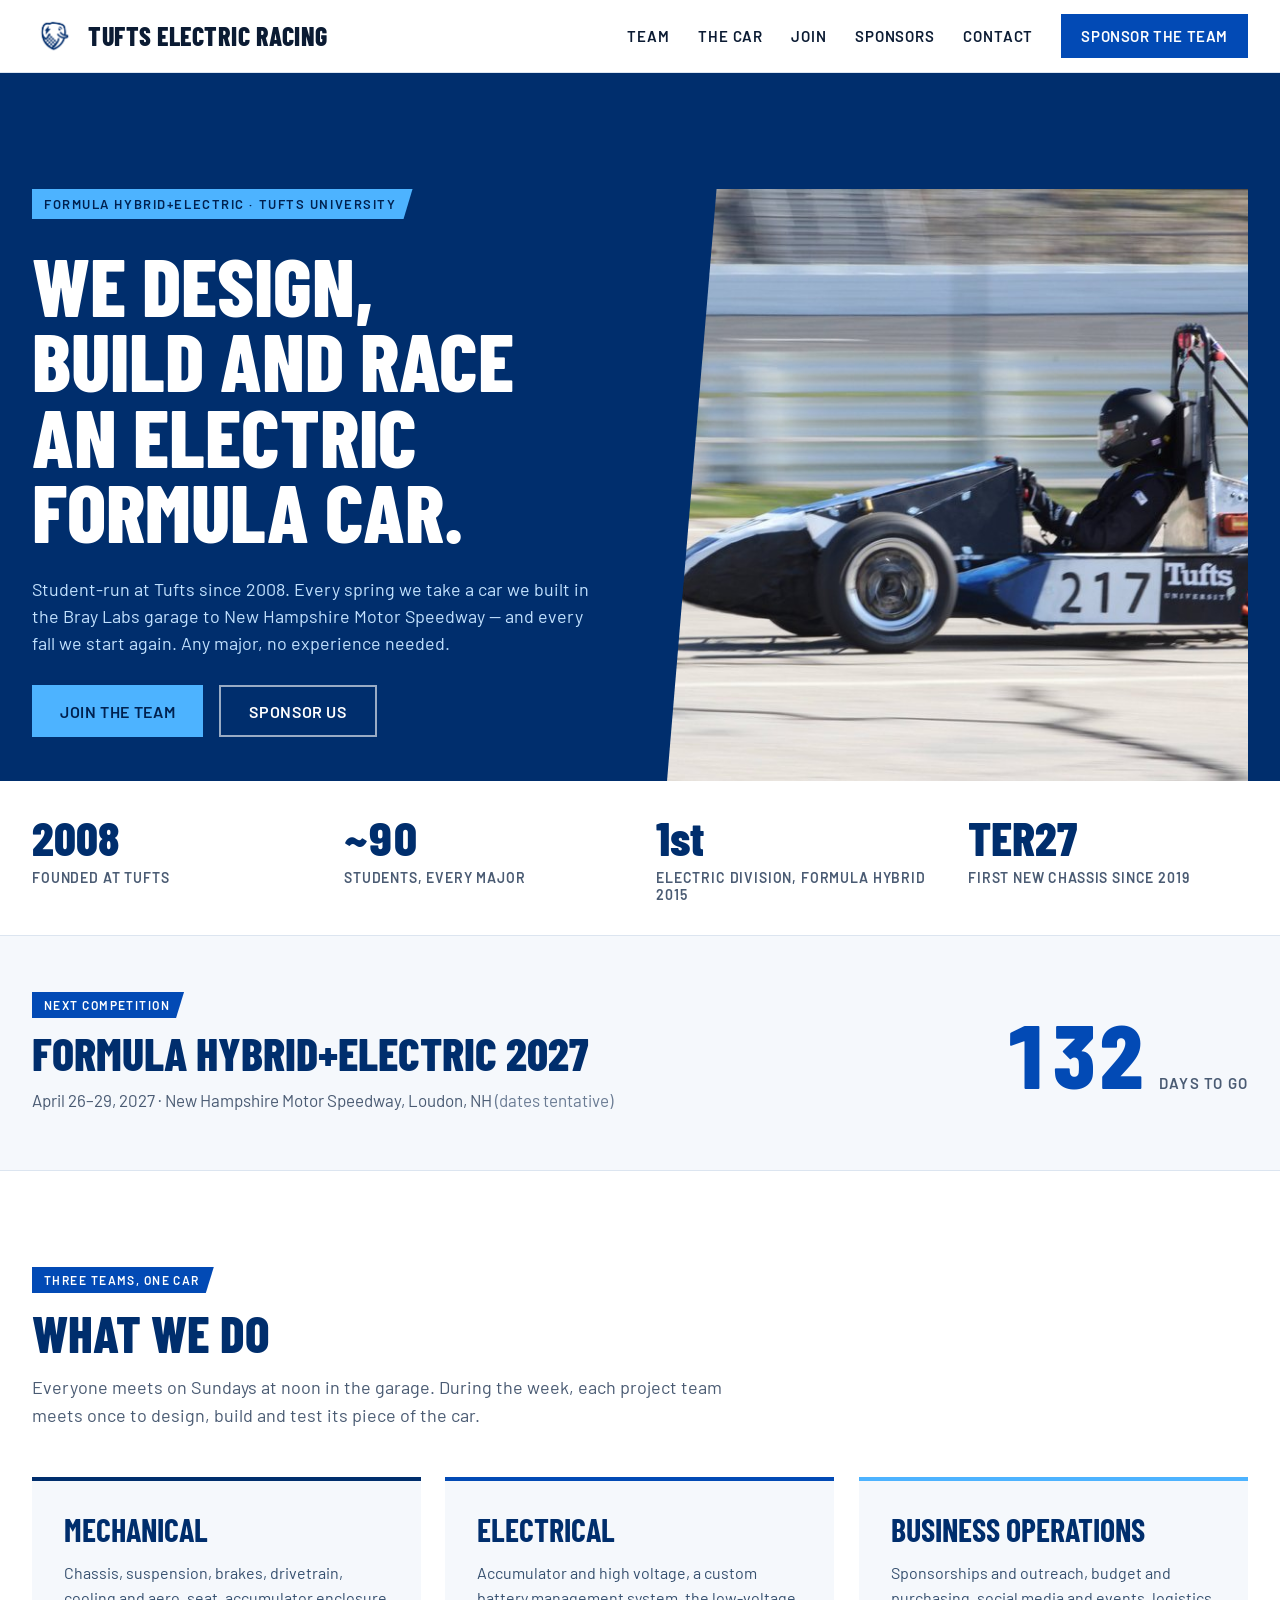
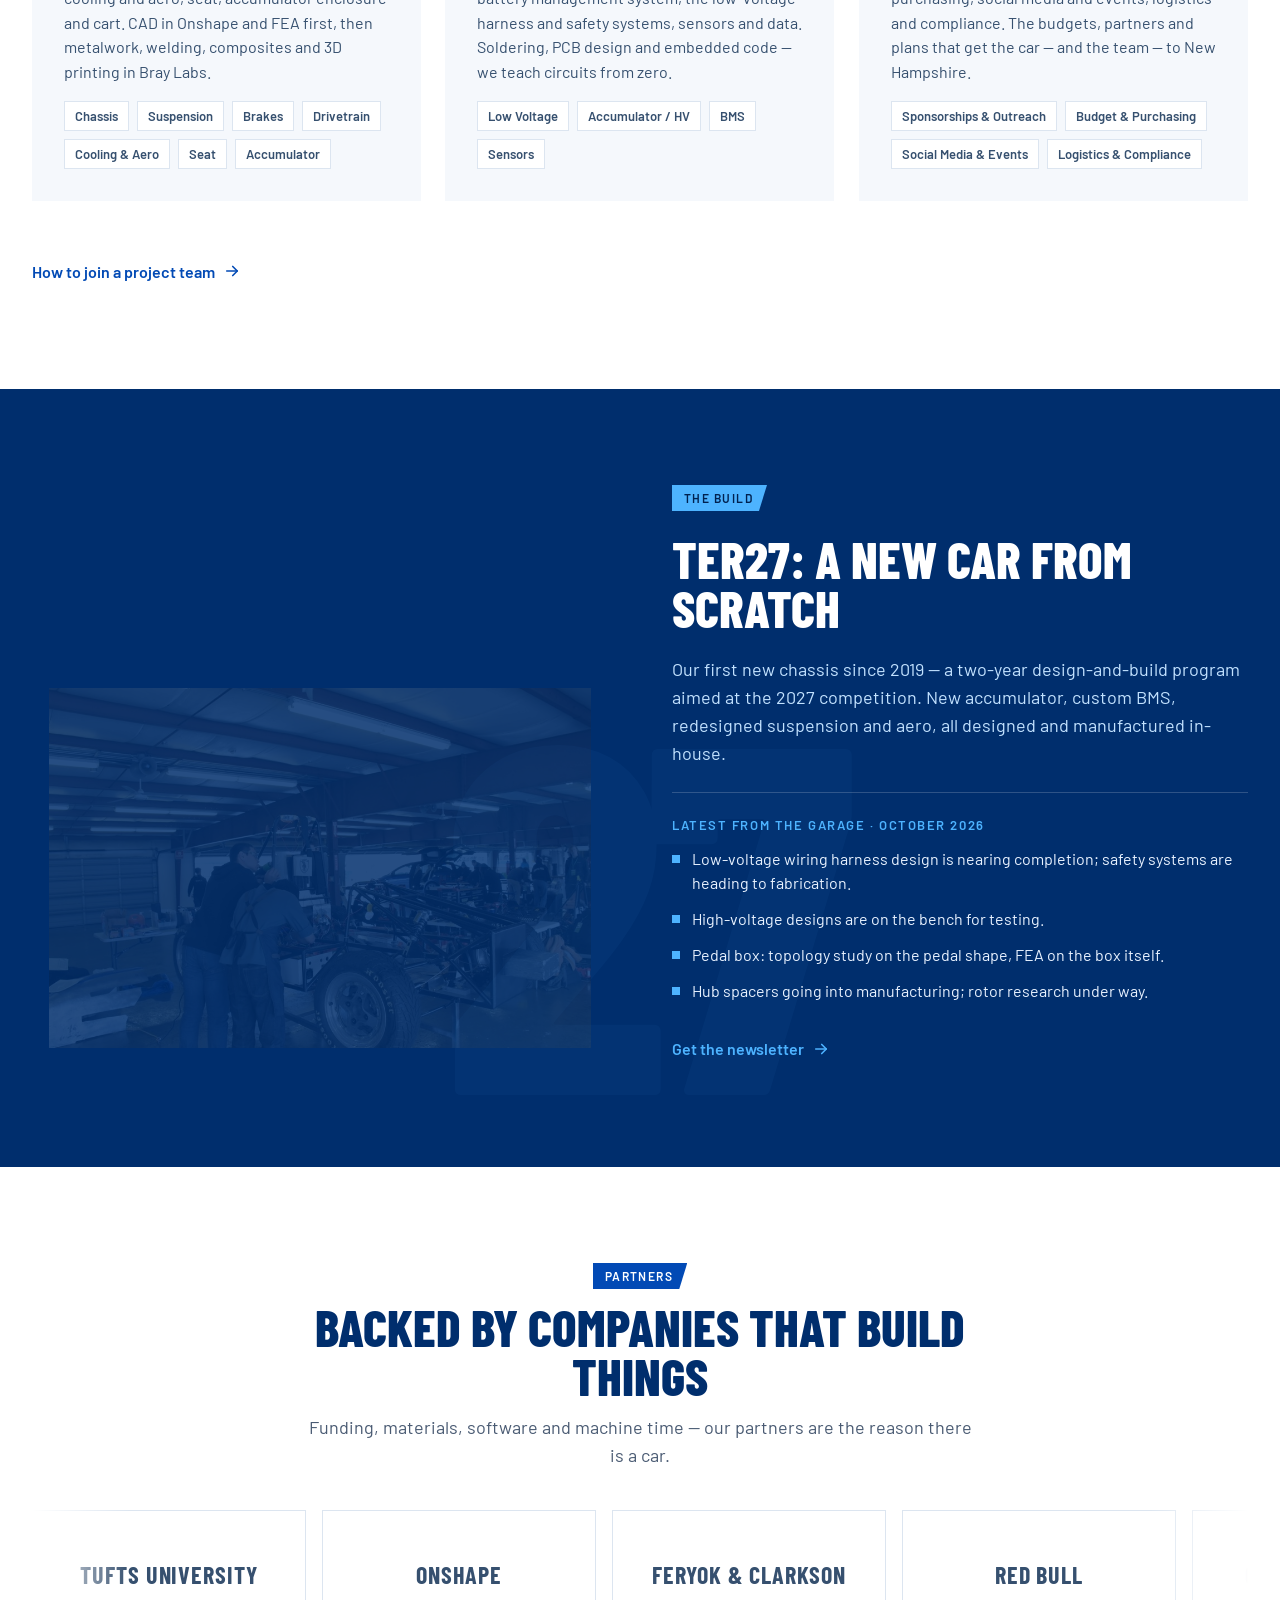
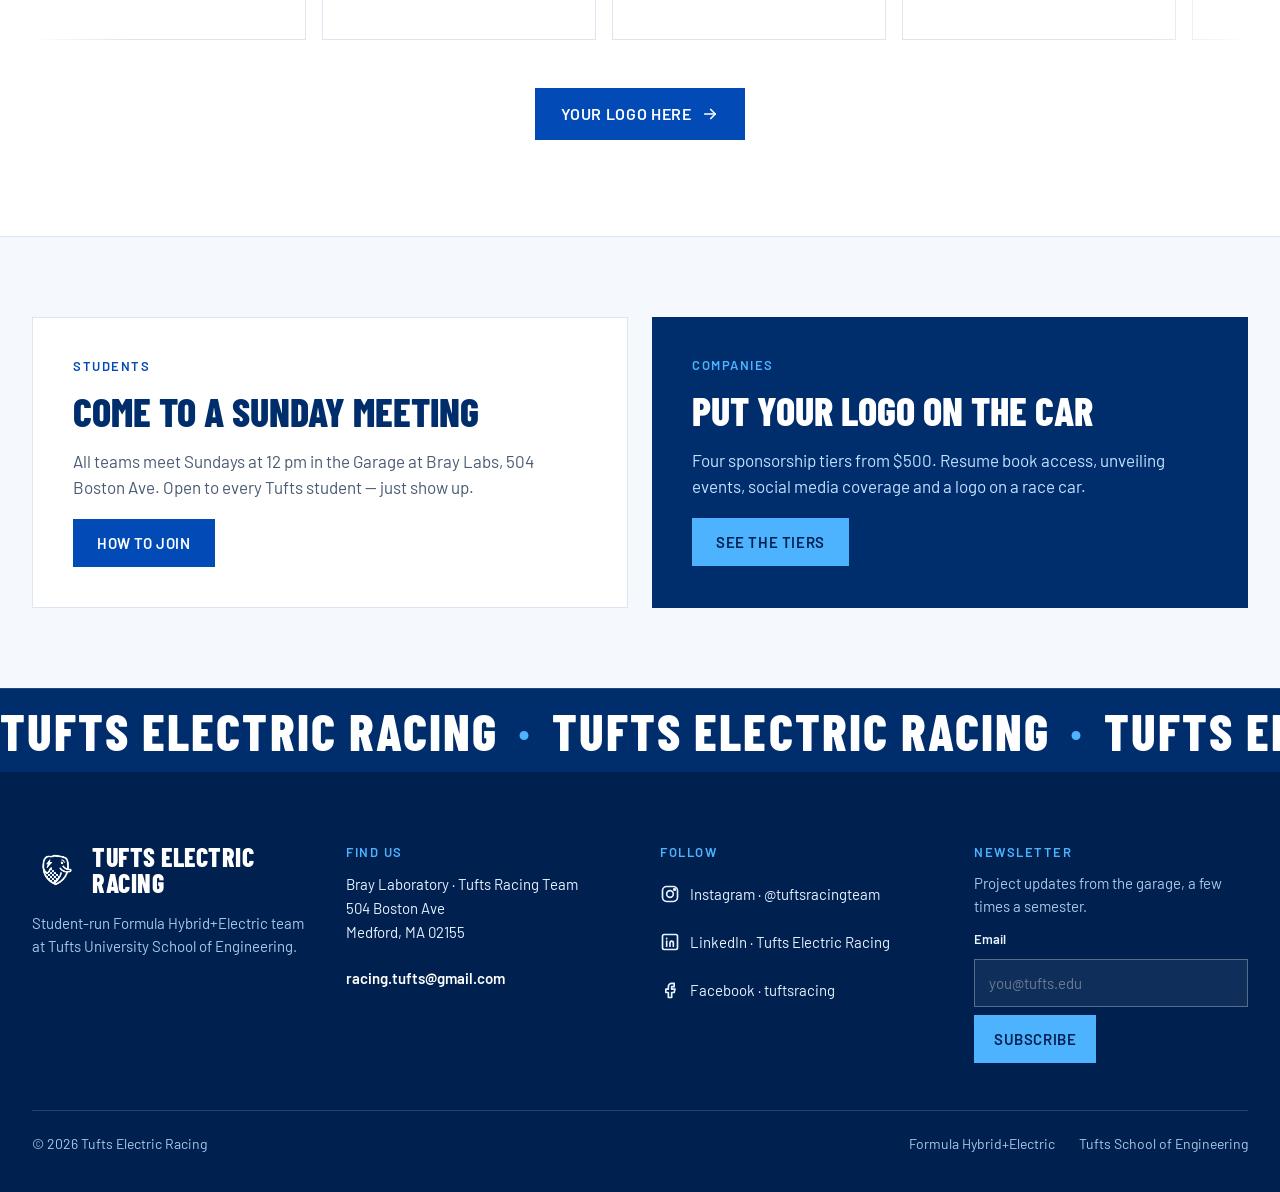
<file: index.html>
<!doctype html>
<html lang="en" class="no-js">
<head>
<meta charset="utf-8">
<meta name="viewport" content="width=device-width, initial-scale=1">
<title>Tufts Electric Racing — Formula Hybrid+Electric team at Tufts University</title>
<meta name="description" content="Student-run Formula Hybrid+Electric team at Tufts University. We design, build and race an electric formula car.">
<link rel="icon" type="image/png" href="assets/ter-logo-navy.png">
<link rel="preconnect" href="https://fonts.googleapis.com">
<link rel="preconnect" href="https://fonts.gstatic.com" crossorigin>
<link rel="stylesheet" href="https://fonts.googleapis.com/css2?family=Barlow+Condensed:wght@600;700;800&family=Barlow:wght@400;500;600&display=swap">
<style>
body{margin:0;background:#00214F}
a{color:#024AB5}a:hover{color:#002E6D}
a.navlink:hover{color:#024AB5}
a.btn:hover{filter:brightness(1.08)}
a.btn-ghost:hover{background:rgba(255,255,255,.1)}
a.btn-sky:hover{filter:brightness(1.06)}
a.quiet:hover{text-decoration:underline}
input::placeholder{color:#6B7C94}
</style>
<link rel="stylesheet" href="css/site.css?v=3e1041e5">
<script>document.documentElement.className = 'js';</script>
</head>
<body>
<div style="font-family: Barlow, 'Helvetica Neue', Arial, sans-serif; color: #0B1B33; background: #F5F8FC; width: 100%; box-sizing: border-box; display: flex; flex-direction: column; -webkit-font-smoothing: antialiased">
<!-- NAV -->
<header class="site-header" style="background: #FFFFFF; border-bottom: 1px solid #DCE5F0">
<nav aria-label="Main" style="max-width: 1280px; margin: 0 auto; padding: 14px 32px; display: flex; align-items: center; gap: 24px; flex-wrap: wrap; box-sizing: border-box">
<a href="index.html" style="display: flex; align-items: center; gap: 12px; text-decoration: none; color: #0B1B33; min-height: 44px">
<img alt="Tufts Electric Racing" src="assets/ter-logo-navy.png" style="width: 44px; height: 44px; display: block"/>
<span style="font-family: 'Barlow Condensed', 'Arial Narrow', Impact, sans-serif; font-weight: 800; font-size: 26px; letter-spacing: 0.02em; text-transform: uppercase; line-height: 1">Tufts Electric Racing</span>
</a>
<button aria-controls="site-menu" aria-expanded="false" aria-label="Open menu" class="nav-toggle" style="width: 44px; height: 44px; align-items: center; justify-content: center; background: transparent; border: 1px solid #DCE5F0; color: #0B1B33; cursor: pointer; padding: 0; margin-left: auto" type="button"><svg aria-hidden="true" fill="none" height="22" stroke="currentColor" stroke-linecap="round" stroke-width="2.2" viewbox="0 0 24 24" width="22"><path d="M4 7h16"></path><path d="M4 12h16"></path><path d="M4 17h16"></path></svg></button><div class="nav-links" id="site-menu" style="display: flex; align-items: center; gap: 28px; flex-wrap: wrap; margin-left: auto">
<a class="navlink" href="team.html" style="display: inline-flex; align-items: center; min-height: 44px; font-weight: 600; font-size: 15px; letter-spacing: 0.06em; text-transform: uppercase; color: #0B1B33; text-decoration: none; --i: 0">Team</a>
<a class="navlink" href="#ter27" style="display: inline-flex; align-items: center; min-height: 44px; font-weight: 600; font-size: 15px; letter-spacing: 0.06em; text-transform: uppercase; color: #0B1B33; text-decoration: none; --i: 1">The car</a>
<a class="navlink" href="join.html" style="display: inline-flex; align-items: center; min-height: 44px; font-weight: 600; font-size: 15px; letter-spacing: 0.06em; text-transform: uppercase; color: #0B1B33; text-decoration: none; --i: 2">Join</a>
<a class="navlink" href="sponsors.html" style="display: inline-flex; align-items: center; min-height: 44px; font-weight: 600; font-size: 15px; letter-spacing: 0.06em; text-transform: uppercase; color: #0B1B33; text-decoration: none; --i: 3">Sponsors</a>
<a class="navlink" href="#contact" style="display: inline-flex; align-items: center; min-height: 44px; font-weight: 600; font-size: 15px; letter-spacing: 0.06em; text-transform: uppercase; color: #0B1B33; text-decoration: none; --i: 4">Contact</a>
<a class="btn" href="sponsors.html" style="display: inline-flex; align-items: center; min-height: 44px; padding: 0 20px; background: #024AB5; color: #FFFFFF; font-weight: 600; font-size: 15px; letter-spacing: 0.04em; text-transform: uppercase; text-decoration: none; --i: 5">Sponsor the team</a>
</div>
</nav>
</header>
<!-- HERO -->
<section class="hero" style="background: #002E6D; color: #FFFFFF; overflow: hidden">
<div style="max-width: 1280px; margin: 0 auto; padding: 80px 32px 0; box-sizing: border-box; display: grid; grid-template-columns: repeat(auto-fit, minmax(min(480px, 100%), 1fr)); gap: 48px; align-items: stretch">
<div style="display: flex; flex-direction: column; gap: 28px; padding-bottom: 80px; justify-content: center">
<span class="reveal" data-d="0" style="display: inline-flex; align-items: center; align-self: flex-start; padding: 7px 16px 7px 12px; background: #4DB3FF; color: #00214F; font-size: 13px; font-weight: 600; letter-spacing: 0.12em; text-transform: uppercase; clip-path: polygon(0 0, 100% 0, calc(100% - 9px) 100%, 0 100%)">Formula Hybrid+Electric · Tufts University</span>
<h1 class="reveal" data-d="110" style="margin: 0; font-family: 'Barlow Condensed', 'Arial Narrow', Impact, sans-serif; font-weight: 800; font-size: clamp(56px, 6.4vw, 100px); line-height: 0.92; text-transform: uppercase; text-wrap: balance">We design, build and race an electric formula car.</h1>
<p class="reveal" data-d="220" style="margin: 0; font-size: clamp(17px, 1.4vw, 20px); line-height: 1.5; color: #C2E2FF; max-width: 560px">Student-run at Tufts since 2008. Every spring we take a car we built in the Bray Labs garage to New Hampshire Motor Speedway — and every fall we start again. Any major, no experience needed.</p>
<div class="reveal" data-d="330" style="display: flex; gap: 16px; flex-wrap: wrap">
<a class="btn-sky" href="join.html" style="display: inline-flex; align-items: center; min-height: 52px; padding: 0 28px; background: #4DB3FF; color: #00214F; font-weight: 600; font-size: 16px; letter-spacing: 0.04em; text-transform: uppercase; text-decoration: none">Join the team</a>
<a class="btn-ghost" href="sponsors.html" style="display: inline-flex; align-items: center; min-height: 52px; padding: 0 28px; border: 2px solid rgba(255,255,255,0.6); color: #FFFFFF; font-weight: 600; font-size: 16px; letter-spacing: 0.04em; text-transform: uppercase; text-decoration: none; box-sizing: border-box">Sponsor us</a>
</div>
</div>
<figure class="hero-figure reveal" data-d="440" style="margin: 0; min-height: 440px; display: flex">
<img alt="Car 217 at speed on the New Hampshire Motor Speedway" src="assets/hero-217-track.jpg" style="width: 100%; min-height: 440px; object-fit: cover; display: block; clip-path: polygon(9% 0, 100% 0, 100% 100%, 0 100%)"/>
</figure>
</div>
</section>
<!-- STATS -->
<section aria-label="Team at a glance" style="background: #FFFFFF; border-bottom: 1px solid #DCE5F0">
<div style="max-width: 1280px; margin: 0 auto; padding: 0 32px; box-sizing: border-box; display: grid; grid-template-columns: repeat(auto-fit, minmax(min(240px, 100%), 1fr)); gap: 0 32px">
<div class="reveal" data-d="0" style="padding: 32px 0; display: flex; flex-direction: column; gap: 8px">
<span style="font-family: 'Barlow Condensed', 'Arial Narrow', Impact, sans-serif; font-weight: 800; font-size: 48px; line-height: 1; color: #002E6D">2008</span>
<span style="font-size: 14px; letter-spacing: 0.06em; text-transform: uppercase; color: #4A5B73; font-weight: 600">Founded at Tufts</span>
</div>
<div class="reveal" data-d="80" style="padding: 32px 0; display: flex; flex-direction: column; gap: 8px">
<span data-count="90" data-prefix="~" style="font-family: 'Barlow Condensed', 'Arial Narrow', Impact, sans-serif; font-weight: 800; font-size: 48px; line-height: 1; color: #002E6D">~90</span>
<span style="font-size: 14px; letter-spacing: 0.06em; text-transform: uppercase; color: #4A5B73; font-weight: 600">Students, every major</span>
</div>
<div class="reveal" data-d="160" style="padding: 32px 0; display: flex; flex-direction: column; gap: 8px">
<span style="font-family: 'Barlow Condensed', 'Arial Narrow', Impact, sans-serif; font-weight: 800; font-size: 48px; line-height: 1; color: #002E6D">1st</span>
<span style="font-size: 14px; letter-spacing: 0.06em; text-transform: uppercase; color: #4A5B73; font-weight: 600">Electric Division, Formula Hybrid 2015</span>
</div>
<div class="reveal" data-d="240" style="padding: 32px 0; display: flex; flex-direction: column; gap: 8px">
<span style="font-family: 'Barlow Condensed', 'Arial Narrow', Impact, sans-serif; font-weight: 800; font-size: 48px; line-height: 1; color: #002E6D">TER27</span>
<span style="font-size: 14px; letter-spacing: 0.06em; text-transform: uppercase; color: #4A5B73; font-weight: 600">First new chassis since 2019</span>
</div>
</div>
</section>
<!-- NEXT RACE -->
<section aria-label="Next competition" style="background: #F5F8FC">
<div style="max-width: 1280px; margin: 0 auto; padding: 56px 32px; box-sizing: border-box; display: flex; flex-wrap: wrap; gap: 32px 48px; align-items: center; justify-content: space-between">
<div class="reveal" data-d="0" style="display: flex; flex-direction: column; gap: 12px; flex: 1 1 420px">
<span style="display: inline-flex; align-items: center; align-self: flex-start; padding: 6px 14px 6px 12px; background: #024AB5; color: #FFFFFF; font-size: 12px; font-weight: 600; letter-spacing: 0.12em; text-transform: uppercase; clip-path: polygon(0 0, 100% 0, calc(100% - 8px) 100%, 0 100%)">Next competition</span>
<h2 style="margin: 0; font-family: 'Barlow Condensed', 'Arial Narrow', Impact, sans-serif; font-weight: 800; font-size: clamp(36px, 3.6vw, 52px); line-height: 1; text-transform: uppercase; color: #002E6D">Formula Hybrid+Electric 2027</h2>
<p style="margin: 0; font-size: 17px; line-height: 1.5; color: #4A5B73">April 26–29, 2027 · New Hampshire Motor Speedway, Loudon, NH <span style="color: #6B7C94">(dates tentative)</span></p>
</div>
<div class="reveal" data-d="80" style="display: flex; align-items: baseline; gap: 14px">
<span style="font-family: 'Barlow Condensed', 'Arial Narrow', Impact, sans-serif; font-weight: 800; font-size: clamp(72px, 7vw, 112px); line-height: 0.9; color: #024AB5"><span data-days-to="2027-04-26">180</span></span>
<span style="font-size: 15px; font-weight: 600; letter-spacing: 0.08em; text-transform: uppercase; color: #4A5B73; max-width: 90px; line-height: 1.3">days to go</span>
</div>
</div>
</section>
<!-- WHAT WE DO -->
<section id="teams" style="background: #FFFFFF; border-top: 1px solid #DCE5F0">
<div style="max-width: 1280px; margin: 0 auto; padding: 96px 32px; box-sizing: border-box; display: flex; flex-direction: column; gap: 48px">
<div class="reveal" data-d="0" style="display: flex; flex-direction: column; gap: 16px; max-width: 720px">
<span style="display: inline-flex; align-items: center; align-self: flex-start; padding: 6px 14px 6px 12px; background: #024AB5; color: #FFFFFF; font-size: 12px; font-weight: 600; letter-spacing: 0.12em; text-transform: uppercase; clip-path: polygon(0 0, 100% 0, calc(100% - 8px) 100%, 0 100%)">Three teams, one car</span>
<h2 style="margin: 0; font-family: 'Barlow Condensed', 'Arial Narrow', Impact, sans-serif; font-weight: 800; font-size: clamp(40px, 4vw, 60px); line-height: 0.95; text-transform: uppercase; color: #002E6D">What we do</h2>
<p style="margin: 0; font-size: 18px; line-height: 1.55; color: #4A5B73">Everyone meets on Sundays at noon in the garage. During the week, each project team meets once to design, build and test its piece of the car.</p>
</div>
<div style="display: grid; grid-template-columns: repeat(auto-fit, minmax(min(340px, 100%), 1fr)); gap: 24px">
<article class="reveal" data-d="0" style="background: #F5F8FC; border-top: 4px solid #002E6D; padding: 32px; display: flex; flex-direction: column; gap: 16px">
<h3 style="margin: 0; font-family: 'Barlow Condensed', 'Arial Narrow', Impact, sans-serif; font-weight: 700; font-size: 32px; line-height: 1; text-transform: uppercase; color: #002E6D">Mechanical</h3>
<p style="margin: 0; font-size: 16px; line-height: 1.55; color: #36506F">Chassis, suspension, brakes, drivetrain, cooling and aero, seat, accumulator enclosure and cart. CAD in Onshape and FEA first, then metalwork, welding, composites and 3D printing in Bray Labs.</p>
<ul style="margin: 0; padding: 0; list-style: none; display: flex; flex-wrap: wrap; gap: 8px">
<li style="padding: 6px 10px; background: #FFFFFF; border: 1px solid #DCE5F0; font-size: 13px; font-weight: 600; color: #36506F">Chassis</li>
<li style="padding: 6px 10px; background: #FFFFFF; border: 1px solid #DCE5F0; font-size: 13px; font-weight: 600; color: #36506F">Suspension</li>
<li style="padding: 6px 10px; background: #FFFFFF; border: 1px solid #DCE5F0; font-size: 13px; font-weight: 600; color: #36506F">Brakes</li>
<li style="padding: 6px 10px; background: #FFFFFF; border: 1px solid #DCE5F0; font-size: 13px; font-weight: 600; color: #36506F">Drivetrain</li>
<li style="padding: 6px 10px; background: #FFFFFF; border: 1px solid #DCE5F0; font-size: 13px; font-weight: 600; color: #36506F">Cooling &amp; Aero</li>
<li style="padding: 6px 10px; background: #FFFFFF; border: 1px solid #DCE5F0; font-size: 13px; font-weight: 600; color: #36506F">Seat</li>
<li style="padding: 6px 10px; background: #FFFFFF; border: 1px solid #DCE5F0; font-size: 13px; font-weight: 600; color: #36506F">Accumulator</li>
</ul>
</article>
<article class="reveal" data-d="90" style="background: #F5F8FC; border-top: 4px solid #024AB5; padding: 32px; display: flex; flex-direction: column; gap: 16px">
<h3 style="margin: 0; font-family: 'Barlow Condensed', 'Arial Narrow', Impact, sans-serif; font-weight: 700; font-size: 32px; line-height: 1; text-transform: uppercase; color: #002E6D">Electrical</h3>
<p style="margin: 0; font-size: 16px; line-height: 1.55; color: #36506F">Accumulator and high voltage, a custom battery management system, the low-voltage harness and safety systems, sensors and data. Soldering, PCB design and embedded code — we teach circuits from zero.</p>
<ul style="margin: 0; padding: 0; list-style: none; display: flex; flex-wrap: wrap; gap: 8px">
<li style="padding: 6px 10px; background: #FFFFFF; border: 1px solid #DCE5F0; font-size: 13px; font-weight: 600; color: #36506F">Low Voltage</li>
<li style="padding: 6px 10px; background: #FFFFFF; border: 1px solid #DCE5F0; font-size: 13px; font-weight: 600; color: #36506F">Accumulator / HV</li>
<li style="padding: 6px 10px; background: #FFFFFF; border: 1px solid #DCE5F0; font-size: 13px; font-weight: 600; color: #36506F">BMS</li>
<li style="padding: 6px 10px; background: #FFFFFF; border: 1px solid #DCE5F0; font-size: 13px; font-weight: 600; color: #36506F">Sensors</li>
</ul>
</article>
<article class="reveal" data-d="180" style="background: #F5F8FC; border-top: 4px solid #4DB3FF; padding: 32px; display: flex; flex-direction: column; gap: 16px">
<h3 style="margin: 0; font-family: 'Barlow Condensed', 'Arial Narrow', Impact, sans-serif; font-weight: 700; font-size: 32px; line-height: 1; text-transform: uppercase; color: #002E6D">Business Operations</h3>
<p style="margin: 0; font-size: 16px; line-height: 1.55; color: #36506F">Sponsorships and outreach, budget and purchasing, social media and events, logistics and compliance. The budgets, partners and plans that get the car — and the team — to New Hampshire.</p>
<ul style="margin: 0; padding: 0; list-style: none; display: flex; flex-wrap: wrap; gap: 8px">
<li style="padding: 6px 10px; background: #FFFFFF; border: 1px solid #DCE5F0; font-size: 13px; font-weight: 600; color: #36506F">Sponsorships &amp; Outreach</li>
<li style="padding: 6px 10px; background: #FFFFFF; border: 1px solid #DCE5F0; font-size: 13px; font-weight: 600; color: #36506F">Budget &amp; Purchasing</li>
<li style="padding: 6px 10px; background: #FFFFFF; border: 1px solid #DCE5F0; font-size: 13px; font-weight: 600; color: #36506F">Social Media &amp; Events</li>
<li style="padding: 6px 10px; background: #FFFFFF; border: 1px solid #DCE5F0; font-size: 13px; font-weight: 600; color: #36506F">Logistics &amp; Compliance</li>
</ul>
</article>
</div>
<a class="quiet reveal" data-d="80" href="join.html" style="align-self: flex-start; font-weight: 600; font-size: 16px; color: #024AB5; text-decoration: none; display: inline-flex; align-items: center; gap: 8px; min-height: 44px">How to join a project team
        <svg aria-hidden="true" fill="none" height="18" stroke="currentColor" stroke-linecap="round" stroke-linejoin="round" stroke-width="2.2" viewbox="0 0 24 24" width="18"><path d="M5 12h14"></path><path d="m13 6 6 6-6 6"></path></svg>
</a>
</div>
</section>
<!-- TER27 -->
<section class="scene" id="ter27" style="background: #002E6D; color: #FFFFFF; position: relative; overflow: hidden"><span aria-hidden="true" class="big-num">27</span>
<div style="max-width: 1280px; margin: 0 auto; padding: 96px 32px; box-sizing: border-box; display: grid; grid-template-columns: repeat(auto-fit, minmax(min(480px, 100%), 1fr)); gap: 64px; align-items: center; position: relative; z-index: 1">
<img alt="The chassis on stands in the Bray Labs garage" class="reveal scene-img" data-d="0" src="assets/garage-chassis.jpg" style="width: 100%; height: auto; display: block"/>
<div class="reveal" data-d="80" style="display: flex; flex-direction: column; gap: 24px">
<span style="display: inline-flex; align-items: center; align-self: flex-start; padding: 6px 14px 6px 12px; background: #4DB3FF; color: #00214F; font-size: 12px; font-weight: 600; letter-spacing: 0.12em; text-transform: uppercase; clip-path: polygon(0 0, 100% 0, calc(100% - 8px) 100%, 0 100%)">The build</span>
<h2 style="margin: 0; font-family: 'Barlow Condensed', 'Arial Narrow', Impact, sans-serif; font-weight: 800; font-size: clamp(40px, 4vw, 60px); line-height: 0.95; text-transform: uppercase">TER27: a new car from scratch</h2>
<p style="margin: 0; font-size: 18px; line-height: 1.55; color: #C2E2FF">Our first new chassis since 2019 — a two-year design-and-build program aimed at the 2027 competition. New accumulator, custom BMS, redesigned suspension and aero, all designed and manufactured in-house.</p>
<div style="display: flex; flex-direction: column; gap: 14px; border-top: 1px solid rgba(255,255,255,0.18); padding-top: 24px">
<h3 style="margin: 0; font-size: 13px; font-weight: 600; letter-spacing: 0.12em; text-transform: uppercase; color: #4DB3FF">Latest from the garage · October 2026</h3>
<ul style="margin: 0; padding: 0; list-style: none; display: flex; flex-direction: column; gap: 12px; font-size: 16px; line-height: 1.5; color: #E8F2FF">
<li style="display: flex; gap: 12px"><span aria-hidden="true" style="flex: none; width: 8px; height: 8px; margin-top: 8px; background: #4DB3FF"></span>Low-voltage wiring harness design is nearing completion; safety systems are heading to fabrication.</li>
<li style="display: flex; gap: 12px"><span aria-hidden="true" style="flex: none; width: 8px; height: 8px; margin-top: 8px; background: #4DB3FF"></span>High-voltage designs are on the bench for testing.</li>
<li style="display: flex; gap: 12px"><span aria-hidden="true" style="flex: none; width: 8px; height: 8px; margin-top: 8px; background: #4DB3FF"></span>Pedal box: topology study on the pedal shape, FEA on the box itself.</li>
<li style="display: flex; gap: 12px"><span aria-hidden="true" style="flex: none; width: 8px; height: 8px; margin-top: 8px; background: #4DB3FF"></span>Hub spacers going into manufacturing; rotor research under way.</li>
</ul>
</div>
<a class="quiet" href="#newsletter" style="align-self: flex-start; font-weight: 600; font-size: 16px; color: #4DB3FF; text-decoration: none; display: inline-flex; align-items: center; gap: 8px; min-height: 44px">Get the newsletter
          <svg aria-hidden="true" fill="none" height="18" stroke="currentColor" stroke-linecap="round" stroke-linejoin="round" stroke-width="2.2" viewbox="0 0 24 24" width="18"><path d="M5 12h14"></path><path d="m13 6 6 6-6 6"></path></svg>
</a>
</div>
</div>
</section>
<!-- PARTNERS -->
<section aria-label="Partners" style="background: #FFFFFF">
<div style="max-width: 1280px; margin: 0 auto; padding: 96px 32px; box-sizing: border-box; display: flex; flex-direction: column; gap: 40px; align-items: center; text-align: center">
<div class="reveal" data-d="0" style="display: flex; flex-direction: column; gap: 14px; align-items: center; max-width: 680px">
<span style="display: inline-flex; align-items: center; padding: 6px 14px 6px 12px; background: #024AB5; color: #FFFFFF; font-size: 12px; font-weight: 600; letter-spacing: 0.12em; text-transform: uppercase; clip-path: polygon(0 0, 100% 0, calc(100% - 8px) 100%, 0 100%)">Partners</span>
<h2 style="margin: 0; font-family: 'Barlow Condensed', 'Arial Narrow', Impact, sans-serif; font-weight: 800; font-size: clamp(40px, 4vw, 60px); line-height: 0.95; text-transform: uppercase; color: #002E6D">Backed by companies that build things</h2>
<p style="margin: 0; font-size: 18px; line-height: 1.55; color: #4A5B73">Funding, materials, software and machine time — our partners are the reason there is a car.</p>
</div>
<ul data-marquee="" style="margin: 0; padding: 0; list-style: none; width: 100%; display: grid; grid-template-columns: repeat(auto-fit, minmax(min(200px, 100%), 1fr)); gap: 16px">
<li style="border: 1px solid #DCE5F0; min-height: 96px; display: flex; align-items: center; justify-content: center; padding: 16px; font-family: 'Barlow Condensed', 'Arial Narrow', Impact, sans-serif; font-weight: 700; font-size: 24px; letter-spacing: 0.04em; text-transform: uppercase; color: #36506F">Tufts University</li>
<li style="border: 1px solid #DCE5F0; min-height: 96px; display: flex; align-items: center; justify-content: center; padding: 16px; font-family: 'Barlow Condensed', 'Arial Narrow', Impact, sans-serif; font-weight: 700; font-size: 24px; letter-spacing: 0.04em; text-transform: uppercase; color: #36506F">Onshape</li>
<li style="border: 1px solid #DCE5F0; min-height: 96px; display: flex; align-items: center; justify-content: center; padding: 16px; font-family: 'Barlow Condensed', 'Arial Narrow', Impact, sans-serif; font-weight: 700; font-size: 24px; letter-spacing: 0.04em; text-transform: uppercase; color: #36506F">Feryok &amp; Clarkson</li>
<li style="border: 1px solid #DCE5F0; min-height: 96px; display: flex; align-items: center; justify-content: center; padding: 16px; font-family: 'Barlow Condensed', 'Arial Narrow', Impact, sans-serif; font-weight: 700; font-size: 24px; letter-spacing: 0.04em; text-transform: uppercase; color: #36506F">Red Bull</li>
<li style="border: 1px solid #DCE5F0; min-height: 96px; display: flex; align-items: center; justify-content: center; padding: 16px; font-family: 'Barlow Condensed', 'Arial Narrow', Impact, sans-serif; font-weight: 700; font-size: 24px; letter-spacing: 0.04em; text-transform: uppercase; color: #36506F">Cascadia Motion</li>
<li style="border: 1px solid #DCE5F0; min-height: 96px; display: flex; align-items: center; justify-content: center; padding: 16px; font-family: 'Barlow Condensed', 'Arial Narrow', Impact, sans-serif; font-weight: 700; font-size: 24px; letter-spacing: 0.04em; text-transform: uppercase; color: #36506F">Airtech</li>
<li style="border: 1px solid #DCE5F0; min-height: 96px; display: flex; align-items: center; justify-content: center; padding: 16px; font-family: 'Barlow Condensed', 'Arial Narrow', Impact, sans-serif; font-weight: 700; font-size: 24px; letter-spacing: 0.04em; text-transform: uppercase; color: #36506F">evTS</li>
<li style="border: 1px solid #DCE5F0; min-height: 96px; display: flex; align-items: center; justify-content: center; padding: 16px; font-family: 'Barlow Condensed', 'Arial Narrow', Impact, sans-serif; font-weight: 700; font-size: 24px; letter-spacing: 0.04em; text-transform: uppercase; color: #36506F">Gene Haas Foundation</li>
<li style="display: flex"><a class="btn" href="sponsors.html" style="flex: 1; min-height: 96px; display: flex; align-items: center; justify-content: center; gap: 10px; padding: 16px; background: #024AB5; color: #FFFFFF; font-weight: 600; font-size: 16px; letter-spacing: 0.04em; text-transform: uppercase; text-decoration: none">Your logo here
          <svg aria-hidden="true" fill="none" height="18" stroke="currentColor" stroke-linecap="round" stroke-linejoin="round" stroke-width="2.2" viewbox="0 0 24 24" width="18"><path d="M5 12h14"></path><path d="m13 6 6 6-6 6"></path></svg></a></li>
</ul>
</div>
</section>
<!-- CTA TILES -->
<section aria-label="Get involved" style="background: #F5F8FC; border-top: 1px solid #DCE5F0">
<div style="max-width: 1280px; margin: 0 auto; padding: 80px 32px; box-sizing: border-box; display: grid; grid-template-columns: repeat(auto-fit, minmax(min(440px, 100%), 1fr)); gap: 24px">
<div class="reveal" data-d="0" style="background: #FFFFFF; border: 1px solid #DCE5F0; padding: 40px; display: flex; flex-direction: column; gap: 18px">
<span style="font-size: 13px; font-weight: 600; letter-spacing: 0.12em; text-transform: uppercase; color: #024AB5">Students</span>
<h3 style="margin: 0; font-family: 'Barlow Condensed', 'Arial Narrow', Impact, sans-serif; font-weight: 800; font-size: 40px; line-height: 0.95; text-transform: uppercase; color: #002E6D">Come to a Sunday meeting</h3>
<p style="margin: 0; font-size: 17px; line-height: 1.55; color: #4A5B73">All teams meet Sundays at 12 pm in the Garage at Bray Labs, 504 Boston Ave. Open to every Tufts student — just show up.</p>
<a class="btn" href="join.html" style="align-self: flex-start; display: inline-flex; align-items: center; min-height: 48px; padding: 0 24px; background: #024AB5; color: #FFFFFF; font-weight: 600; font-size: 15px; letter-spacing: 0.04em; text-transform: uppercase; text-decoration: none">How to join</a>
</div>
<div class="reveal" data-d="80" style="background: #002E6D; padding: 40px; display: flex; flex-direction: column; gap: 18px; color: #FFFFFF">
<span style="font-size: 13px; font-weight: 600; letter-spacing: 0.12em; text-transform: uppercase; color: #4DB3FF">Companies</span>
<h3 style="margin: 0; font-family: 'Barlow Condensed', 'Arial Narrow', Impact, sans-serif; font-weight: 800; font-size: 40px; line-height: 0.95; text-transform: uppercase">Put your logo on the car</h3>
<p style="margin: 0; font-size: 17px; line-height: 1.55; color: #C2E2FF">Four sponsorship tiers from $500. Resume book access, unveiling events, social media coverage and a logo on a race car.</p>
<a class="btn-sky" href="sponsors.html" style="align-self: flex-start; display: inline-flex; align-items: center; min-height: 48px; padding: 0 24px; background: #4DB3FF; color: #00214F; font-weight: 600; font-size: 15px; letter-spacing: 0.04em; text-transform: uppercase; text-decoration: none">See the tiers</a>
</div>
</div>
</section>
<!-- FOOTER -->
<div aria-hidden="true" class="wordmark-strip"><div class="wordmark-track"><div class="wordmark-set">Tufts Electric Racing <span>·</span> Tufts Electric Racing <span>·</span> Tufts Electric Racing <span>·</span> Tufts Electric Racing <span>·</span> Tufts Electric Racing <span>·</span> Tufts Electric Racing <span>·</span> </div><div class="wordmark-set">Tufts Electric Racing <span>·</span> Tufts Electric Racing <span>·</span> Tufts Electric Racing <span>·</span> Tufts Electric Racing <span>·</span> Tufts Electric Racing <span>·</span> Tufts Electric Racing <span>·</span> </div></div></div><footer id="contact" style="background: #00214F; color: #FFFFFF">
<div style="max-width: 1280px; margin: 0 auto; padding: 72px 32px 40px; box-sizing: border-box; display: flex; flex-direction: column; gap: 48px">
<div style="display: grid; grid-template-columns: repeat(auto-fit, minmax(min(240px, 100%), 1fr)); gap: 40px">
<div class="reveal" data-d="0" style="display: flex; flex-direction: column; gap: 16px">
<div style="display: flex; align-items: center; gap: 12px">
<img alt="" src="assets/ter-logo.png" style="width: 48px; height: 48px; display: block"/>
<span style="font-family: 'Barlow Condensed', 'Arial Narrow', Impact, sans-serif; font-weight: 800; font-size: 26px; letter-spacing: 0.02em; text-transform: uppercase; line-height: 1">Tufts Electric Racing</span>
</div>
<p style="margin: 0; font-size: 15px; line-height: 1.55; color: #A9C8E8">Student-run Formula Hybrid+Electric team at Tufts University School of Engineering.</p>
</div>
<div class="reveal" data-d="90" style="display: flex; flex-direction: column; gap: 12px">
<h3 style="margin: 0; font-size: 13px; font-weight: 600; letter-spacing: 0.12em; text-transform: uppercase; color: #4DB3FF">Find us</h3>
<p style="margin: 0; font-size: 15px; line-height: 1.6; color: #E8F2FF">Bray Laboratory · Tufts Racing Team<br/>504 Boston Ave<br/>Medford, MA 02155</p>
<a class="quiet" href="mailto:racing.tufts@gmail.com" style="color: #FFFFFF; font-size: 15px; font-weight: 600; text-decoration: none; display: inline-flex; align-items: center; min-height: 44px">racing.tufts@gmail.com</a>
</div>
<div class="reveal" data-d="180" style="display: flex; flex-direction: column; gap: 12px">
<h3 style="margin: 0; font-size: 13px; font-weight: 600; letter-spacing: 0.12em; text-transform: uppercase; color: #4DB3FF">Follow</h3>
<ul style="margin: 0; padding: 0; list-style: none; display: flex; flex-direction: column; gap: 4px">
<li><a class="quiet" href="https://www.instagram.com/tuftsracingteam/" style="color: #E8F2FF; font-size: 15px; text-decoration: none; display: inline-flex; align-items: center; gap: 10px; min-height: 44px">
<svg aria-hidden="true" fill="none" height="20" stroke="currentColor" stroke-linecap="round" stroke-linejoin="round" stroke-width="2" viewbox="0 0 24 24" width="20"><rect height="18" rx="5" width="18" x="3" y="3"></rect><circle cx="12" cy="12" r="4"></circle><circle cx="17.5" cy="6.5" fill="currentColor" r="1"></circle></svg>Instagram · @tuftsracingteam</a></li>
<li><a class="quiet" href="https://www.linkedin.com/company/tufts-electric-racing/" style="color: #E8F2FF; font-size: 15px; text-decoration: none; display: inline-flex; align-items: center; gap: 10px; min-height: 44px">
<svg aria-hidden="true" fill="none" height="20" stroke="currentColor" stroke-linecap="round" stroke-linejoin="round" stroke-width="2" viewbox="0 0 24 24" width="20"><rect height="18" rx="2" width="18" x="3" y="3"></rect><path d="M8 11v6"></path><path d="M8 7.5v.5"></path><path d="M12 17v-4a2 2 0 0 1 4 0v4"></path></svg>LinkedIn · Tufts Electric Racing</a></li>
<li><a class="quiet" href="https://www.facebook.com/tuftsracing" style="color: #E8F2FF; font-size: 15px; text-decoration: none; display: inline-flex; align-items: center; gap: 10px; min-height: 44px">
<svg aria-hidden="true" fill="none" height="20" stroke="currentColor" stroke-linecap="round" stroke-linejoin="round" stroke-width="2" viewbox="0 0 24 24" width="20"><path d="M14 8h3V4h-3a4 4 0 0 0-4 4v3H7v4h3v6h4v-6h3l1-4h-4V8z"></path></svg>Facebook · tuftsracing</a></li>
</ul>
</div>
<form class="reveal" data-d="270" id="newsletter" style="display: flex; flex-direction: column; gap: 12px">
<h3 style="margin: 0; font-size: 13px; font-weight: 600; letter-spacing: 0.12em; text-transform: uppercase; color: #4DB3FF">Newsletter</h3>
<p style="margin: 0; font-size: 15px; line-height: 1.55; color: #A9C8E8">Project updates from the garage, a few times a semester.</p>
<label for="nl-email" style="font-size: 13px; font-weight: 600; color: #E8F2FF">Email</label>
<div style="display: flex; gap: 8px; flex-wrap: wrap">
<input id="nl-email" placeholder="you@tufts.edu" style="flex: 1 1 180px; min-height: 48px; padding: 0 14px; border: 1px solid rgba(255,255,255,0.3); background: rgba(255,255,255,0.06); color: #FFFFFF; font-family: inherit; font-size: 15px; box-sizing: border-box" type="email"/>
<button style="min-height: 48px; padding: 0 20px; background: #4DB3FF; color: #00214F; border: 0; font-family: inherit; font-weight: 600; font-size: 15px; letter-spacing: 0.04em; text-transform: uppercase; cursor: pointer" type="button">Subscribe</button>
</div>
</form>
</div>
<div class="reveal" data-d="0" style="border-top: 1px solid rgba(255,255,255,0.15); padding-top: 24px; display: flex; flex-wrap: wrap; gap: 12px 32px; justify-content: space-between; font-size: 14px; color: #A9C8E8">
<span>© 2026 Tufts Electric Racing</span>
<div style="display: flex; gap: 24px; flex-wrap: wrap">
<a class="quiet" href="https://formula-hybrid.org/" style="color: #A9C8E8; text-decoration: none">Formula Hybrid+Electric</a>
<a class="quiet" href="https://engineering.tufts.edu/" style="color: #A9C8E8; text-decoration: none">Tufts School of Engineering</a>
</div>
</div>
</div>
</footer>
</div>
<script src="js/site.js?v=324079cf"></script>
</body>
</html>
</file>
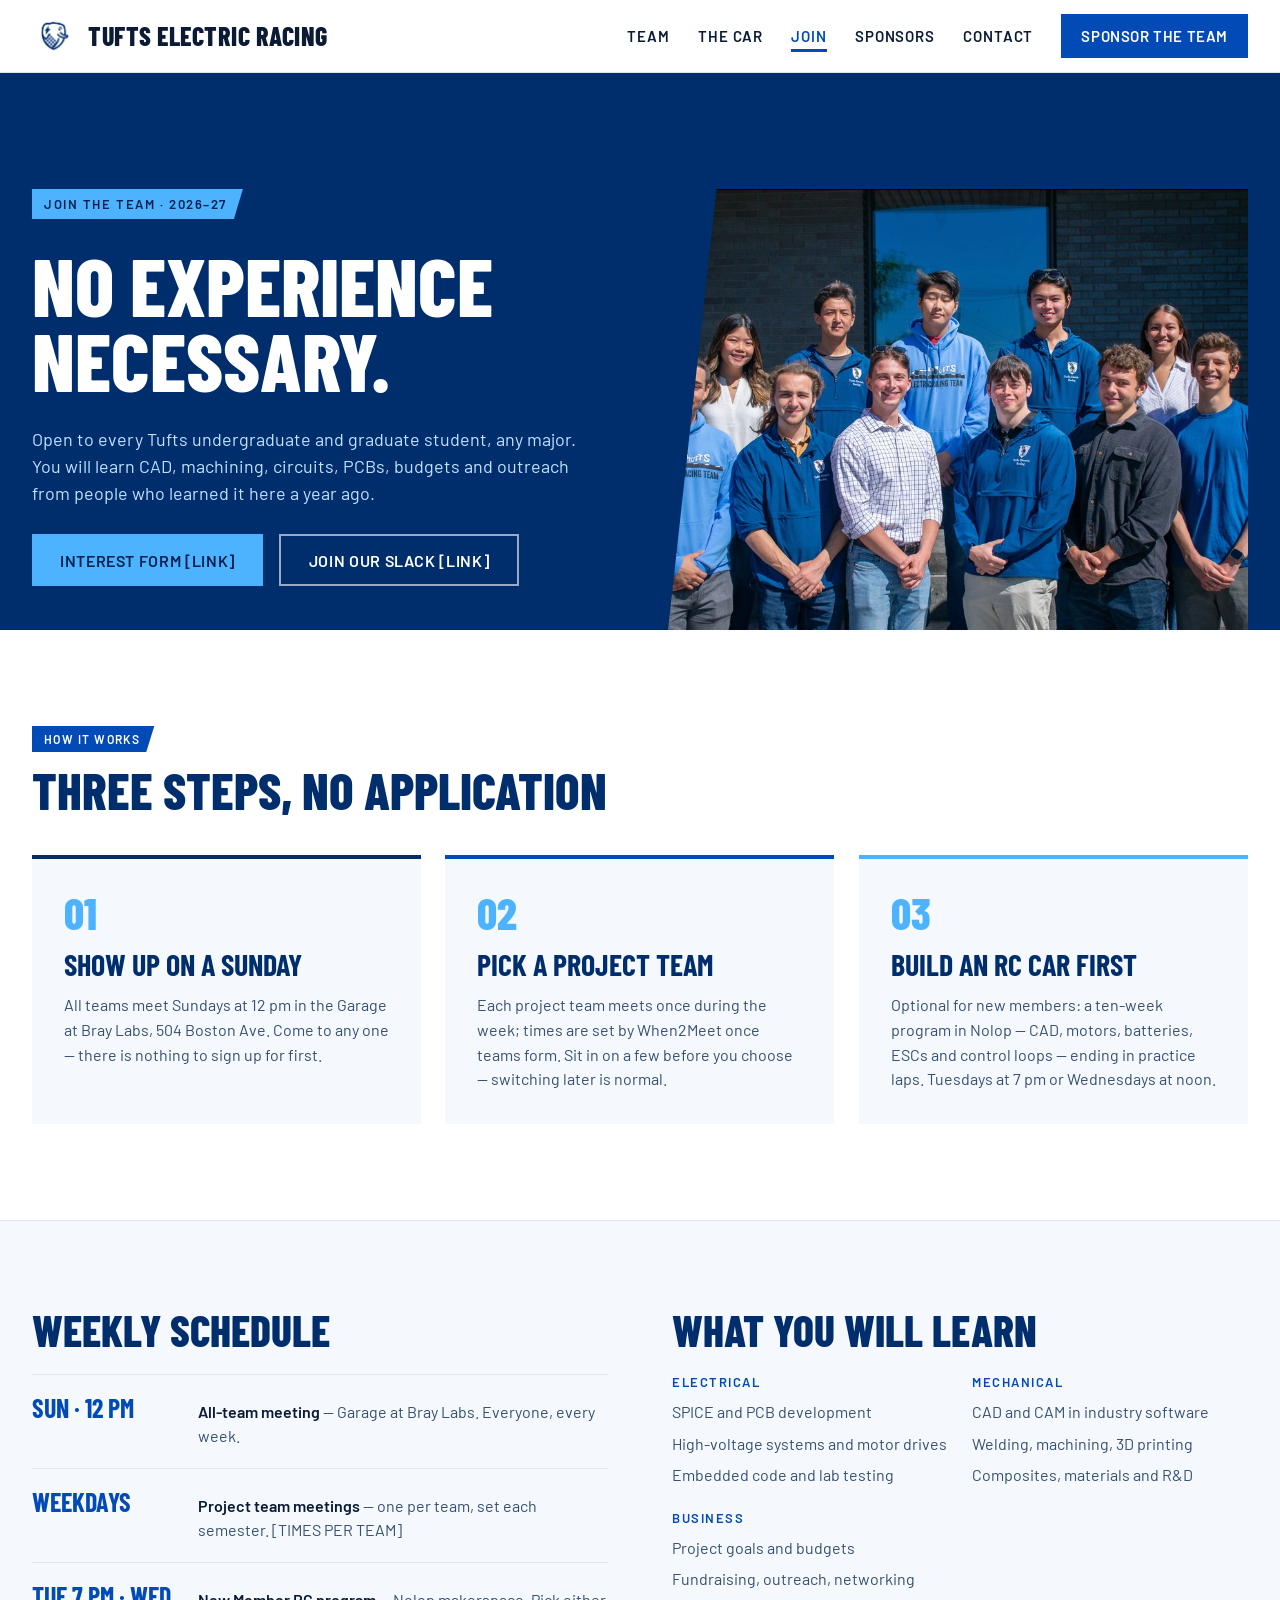
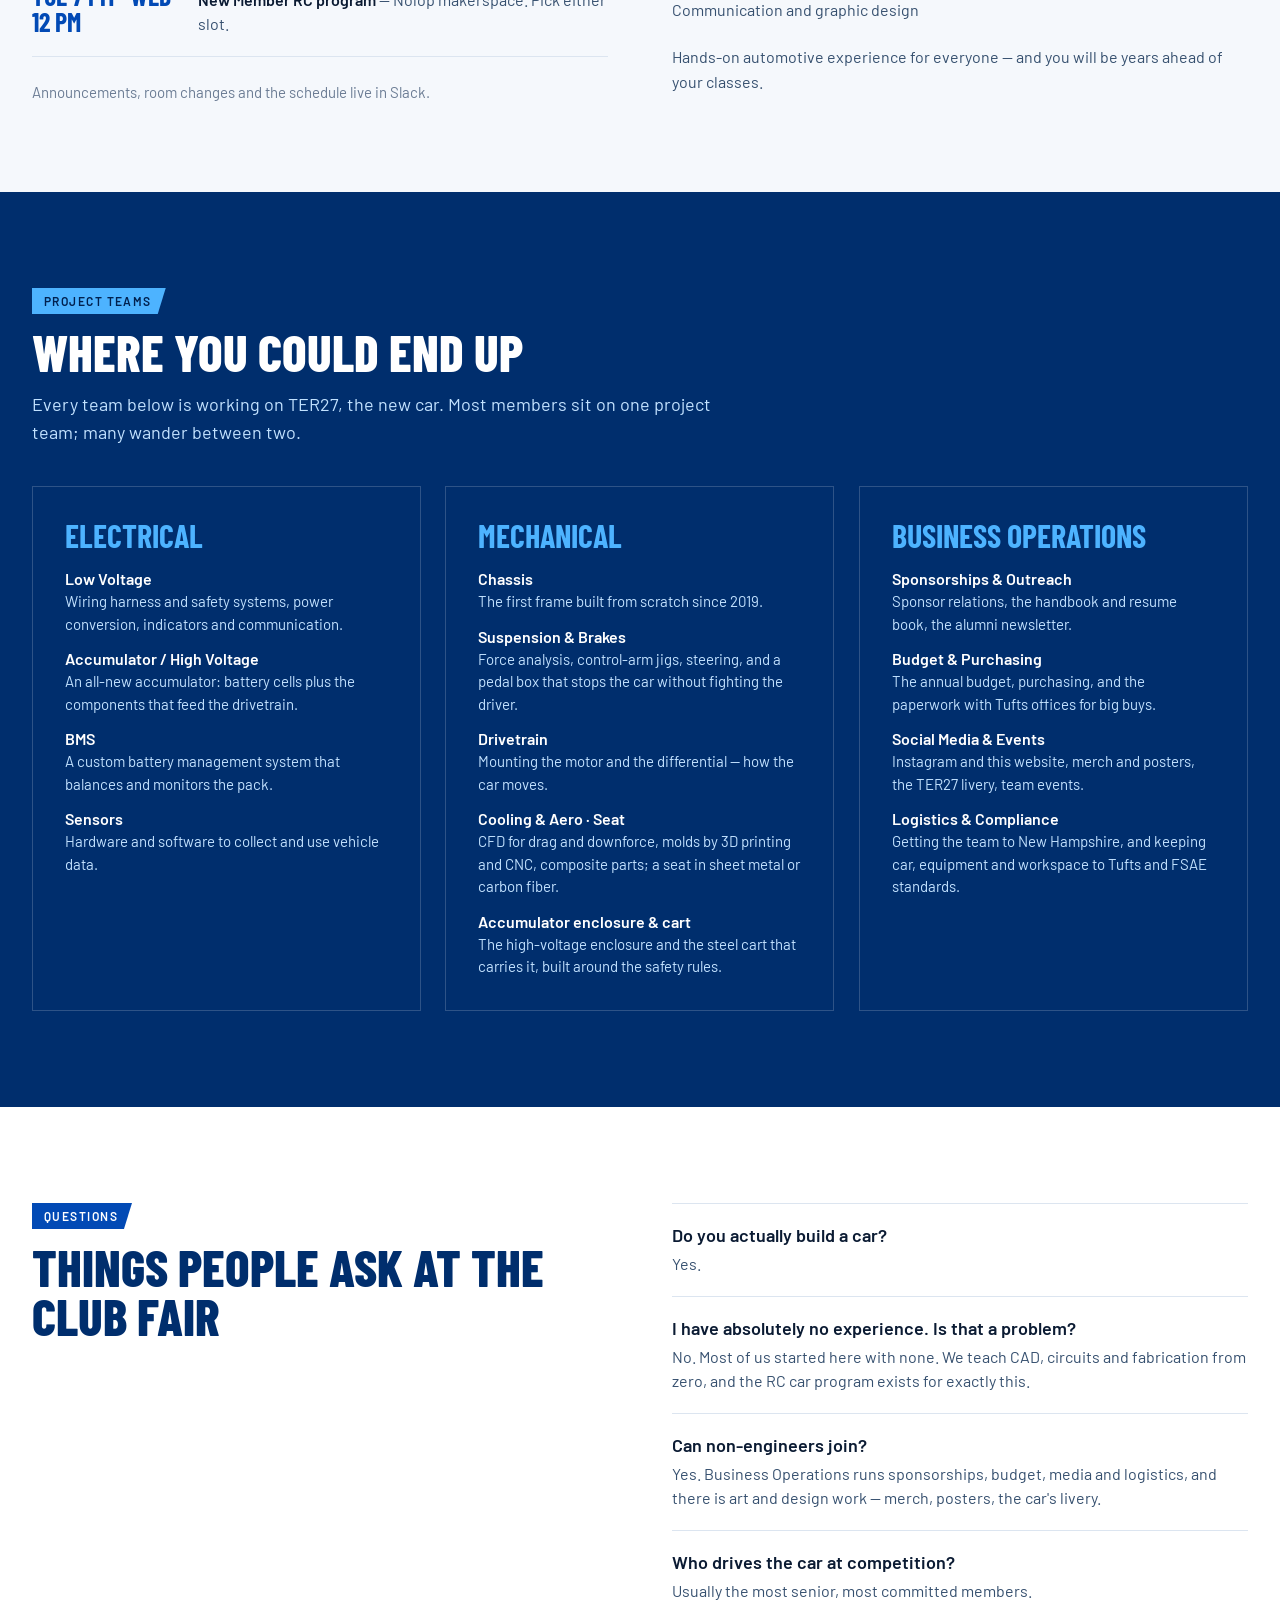
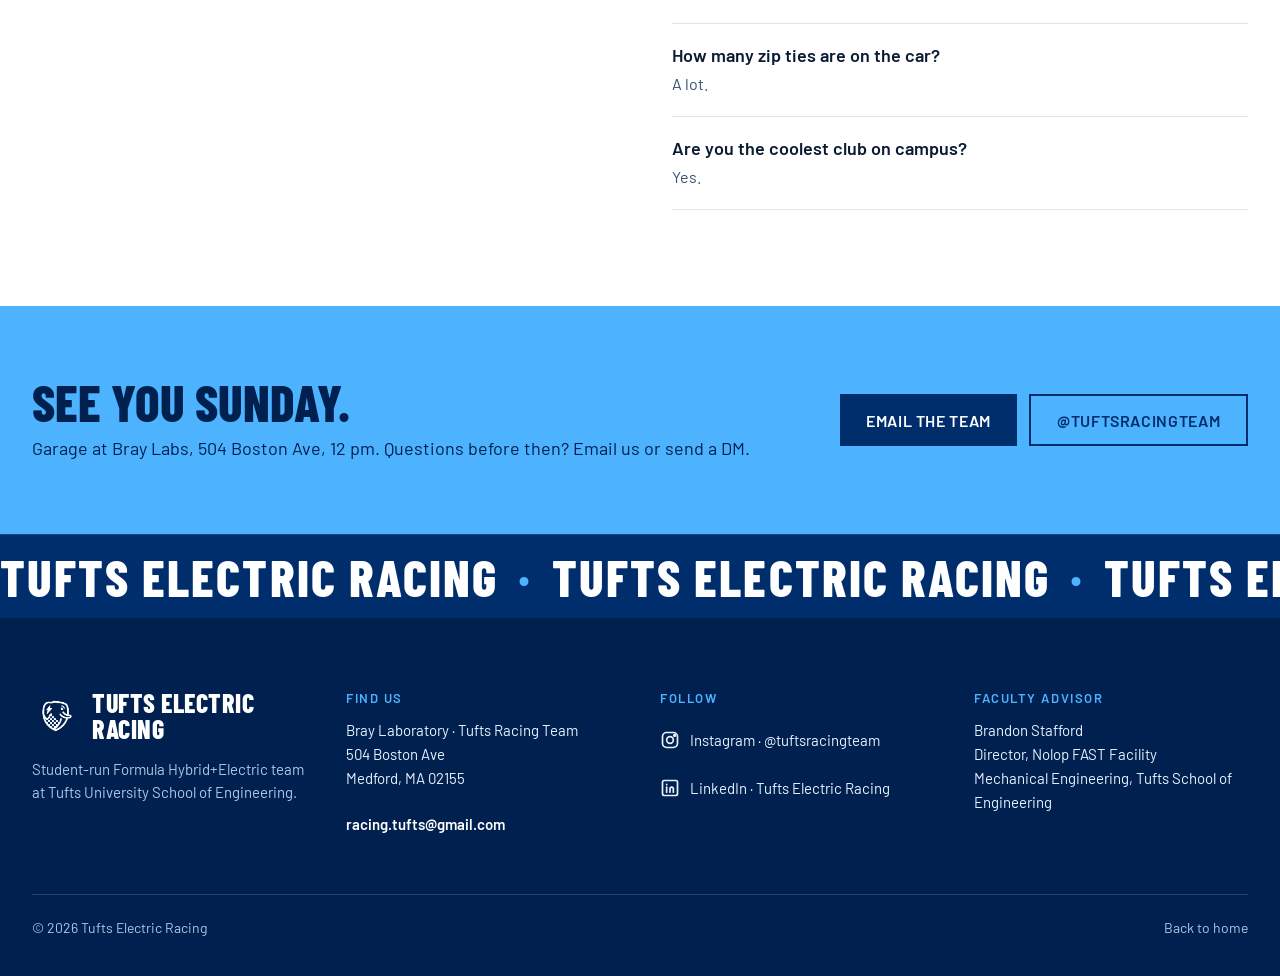
<file: join.html>
<!doctype html>
<html lang="en" class="no-js">
<head>
<meta charset="utf-8">
<meta name="viewport" content="width=device-width, initial-scale=1">
<title>Join the team — Tufts Electric Racing</title>
<meta name="description" content="How to join Tufts Electric Racing: meetings, project teams and the new member program.">
<link rel="icon" type="image/png" href="assets/ter-logo-navy.png">
<link rel="preconnect" href="https://fonts.googleapis.com">
<link rel="preconnect" href="https://fonts.gstatic.com" crossorigin>
<link rel="stylesheet" href="https://fonts.googleapis.com/css2?family=Barlow+Condensed:wght@600;700;800&family=Barlow:wght@400;500;600&display=swap">
<style>
body{margin:0;background:#00214F}
a{color:#024AB5}a:hover{color:#002E6D}
a.navlink:hover{color:#024AB5}
a.btn:hover{filter:brightness(1.08)}
a.btn-ghost:hover{background:rgba(255,255,255,.1)}
a.btn-outline:hover{background:#E8F2FF}
a.btn-sky:hover{filter:brightness(1.06)}
a.quiet:hover{text-decoration:underline}
</style>
<link rel="stylesheet" href="css/site.css?v=3e1041e5">
<script>document.documentElement.className = 'js';</script>
</head>
<body>
<div style="font-family: Barlow, 'Helvetica Neue', Arial, sans-serif; color: #0B1B33; background: #F5F8FC; width: 100%; box-sizing: border-box; display: flex; flex-direction: column; -webkit-font-smoothing: antialiased">
<!-- NAV -->
<header class="site-header" style="background: #FFFFFF; border-bottom: 1px solid #DCE5F0">
<nav aria-label="Main" style="max-width: 1280px; margin: 0 auto; padding: 14px 32px; display: flex; align-items: center; gap: 24px; flex-wrap: wrap; box-sizing: border-box">
<a href="index.html" style="display: flex; align-items: center; gap: 12px; text-decoration: none; color: #0B1B33; min-height: 44px">
<img alt="Tufts Electric Racing" src="assets/ter-logo-navy.png" style="width: 44px; height: 44px; display: block"/>
<span style="font-family: 'Barlow Condensed', 'Arial Narrow', Impact, sans-serif; font-weight: 800; font-size: 26px; letter-spacing: 0.02em; text-transform: uppercase; line-height: 1">Tufts Electric Racing</span>
</a>
<button aria-controls="site-menu" aria-expanded="false" aria-label="Open menu" class="nav-toggle" style="width: 44px; height: 44px; align-items: center; justify-content: center; background: transparent; border: 1px solid #DCE5F0; color: #0B1B33; cursor: pointer; padding: 0; margin-left: auto" type="button"><svg aria-hidden="true" fill="none" height="22" stroke="currentColor" stroke-linecap="round" stroke-width="2.2" viewbox="0 0 24 24" width="22"><path d="M4 7h16"></path><path d="M4 12h16"></path><path d="M4 17h16"></path></svg></button><div class="nav-links" id="site-menu" style="display: flex; align-items: center; gap: 28px; flex-wrap: wrap; margin-left: auto">
<a class="navlink" href="team.html" style="display: inline-flex; align-items: center; min-height: 44px; font-weight: 600; font-size: 15px; letter-spacing: 0.06em; text-transform: uppercase; color: #0B1B33; text-decoration: none; --i: 0">Team</a>
<a class="navlink" href="index.html#ter27" style="display: inline-flex; align-items: center; min-height: 44px; font-weight: 600; font-size: 15px; letter-spacing: 0.06em; text-transform: uppercase; color: #0B1B33; text-decoration: none; --i: 1">The car</a>
<a aria-current="page" class="navlink" href="join.html" style="display: inline-flex; align-items: center; min-height: 44px; font-weight: 600; font-size: 15px; letter-spacing: 0.06em; text-transform: uppercase; color: #024AB5; text-decoration: none; box-shadow: inset 0 -3px 0 #024AB5; --i: 2">Join</a>
<a class="navlink" href="sponsors.html" style="display: inline-flex; align-items: center; min-height: 44px; font-weight: 600; font-size: 15px; letter-spacing: 0.06em; text-transform: uppercase; color: #0B1B33; text-decoration: none; --i: 3">Sponsors</a>
<a class="navlink" href="#contact" style="display: inline-flex; align-items: center; min-height: 44px; font-weight: 600; font-size: 15px; letter-spacing: 0.06em; text-transform: uppercase; color: #0B1B33; text-decoration: none; --i: 4">Contact</a>
<a class="btn" href="sponsors.html" style="display: inline-flex; align-items: center; min-height: 44px; padding: 0 20px; background: #024AB5; color: #FFFFFF; font-weight: 600; font-size: 15px; letter-spacing: 0.04em; text-transform: uppercase; text-decoration: none; --i: 5">Sponsor the team</a>
</div>
</nav>
</header>
<!-- HERO -->
<section class="hero" style="background: #002E6D; color: #FFFFFF; overflow: hidden">
<div style="max-width: 1280px; margin: 0 auto; padding: 80px 32px 0; box-sizing: border-box; display: grid; grid-template-columns: repeat(auto-fit, minmax(min(480px, 100%), 1fr)); gap: 48px; align-items: stretch">
<div style="display: flex; flex-direction: column; gap: 28px; padding-bottom: 80px; justify-content: center">
<span class="reveal" data-d="0" style="display: inline-flex; align-items: center; align-self: flex-start; padding: 7px 16px 7px 12px; background: #4DB3FF; color: #00214F; font-size: 13px; font-weight: 600; letter-spacing: 0.12em; text-transform: uppercase; clip-path: polygon(0 0, 100% 0, calc(100% - 9px) 100%, 0 100%)">Join the team · 2026–27</span>
<h1 class="reveal" data-d="110" style="margin: 0; font-family: 'Barlow Condensed', 'Arial Narrow', Impact, sans-serif; font-weight: 800; font-size: clamp(56px, 6.4vw, 100px); line-height: 0.92; text-transform: uppercase; text-wrap: balance">No experience necessary.</h1>
<p class="reveal" data-d="220" style="margin: 0; font-size: clamp(17px, 1.4vw, 20px); line-height: 1.5; color: #C2E2FF; max-width: 560px">Open to every Tufts undergraduate and graduate student, any major. You will learn CAD, machining, circuits, PCBs, budgets and outreach from people who learned it here a year ago.</p>
<div class="reveal" data-d="330" style="display: flex; gap: 16px; flex-wrap: wrap">
<a class="btn-sky" href="#" style="display: inline-flex; align-items: center; min-height: 52px; padding: 0 28px; background: #4DB3FF; color: #00214F; font-weight: 600; font-size: 16px; letter-spacing: 0.04em; text-transform: uppercase; text-decoration: none">Interest form [LINK]</a>
<a class="btn-ghost" href="#" style="display: inline-flex; align-items: center; min-height: 52px; padding: 0 28px; border: 2px solid rgba(255,255,255,0.6); color: #FFFFFF; font-weight: 600; font-size: 16px; letter-spacing: 0.04em; text-transform: uppercase; text-decoration: none; box-sizing: border-box">Join our Slack [LINK]</a>
</div>
</div>
<figure class="hero-figure reveal" data-d="440" style="margin: 0; min-height: 440px; display: flex">
<img alt="Team members in front of the Bray Labs garage" src="assets/team-blue-shirts.jpg" style="width: 100%; min-height: 440px; object-fit: cover; display: block; clip-path: polygon(9% 0, 100% 0, 100% 100%, 0 100%)"/>
</figure>
</div>
</section>
<!-- HOW IT WORKS -->
<section aria-label="How to join" style="background: #FFFFFF">
<div style="max-width: 1280px; margin: 0 auto; padding: 96px 32px; box-sizing: border-box; display: flex; flex-direction: column; gap: 40px">
<div class="reveal" data-d="0" style="display: flex; flex-direction: column; gap: 14px; max-width: 720px">
<span style="display: inline-flex; align-items: center; align-self: flex-start; padding: 6px 14px 6px 12px; background: #024AB5; color: #FFFFFF; font-size: 12px; font-weight: 600; letter-spacing: 0.12em; text-transform: uppercase; clip-path: polygon(0 0, 100% 0, calc(100% - 8px) 100%, 0 100%)">How it works</span>
<h2 style="margin: 0; font-family: 'Barlow Condensed', 'Arial Narrow', Impact, sans-serif; font-weight: 800; font-size: clamp(40px, 4vw, 60px); line-height: 0.95; text-transform: uppercase; color: #002E6D">Three steps, no application</h2>
</div>
<ol style="margin: 0; padding: 0; list-style: none; display: grid; grid-template-columns: repeat(auto-fit, minmax(min(340px, 100%), 1fr)); gap: 24px">
<li class="reveal" data-d="0" style="background: #F5F8FC; border-top: 4px solid #002E6D; padding: 32px; display: flex; flex-direction: column; gap: 14px">
<span style="font-family: 'Barlow Condensed', 'Arial Narrow', Impact, sans-serif; font-weight: 800; font-size: 44px; line-height: 1; color: #4DB3FF">01</span>
<h3 style="margin: 0; font-family: 'Barlow Condensed', 'Arial Narrow', Impact, sans-serif; font-weight: 700; font-size: 30px; line-height: 1; text-transform: uppercase; color: #002E6D">Show up on a Sunday</h3>
<p style="margin: 0; font-size: 16px; line-height: 1.55; color: #36506F">All teams meet Sundays at 12 pm in the Garage at Bray Labs, 504 Boston Ave. Come to any one — there is nothing to sign up for first.</p>
</li>
<li class="reveal" data-d="90" style="background: #F5F8FC; border-top: 4px solid #024AB5; padding: 32px; display: flex; flex-direction: column; gap: 14px">
<span style="font-family: 'Barlow Condensed', 'Arial Narrow', Impact, sans-serif; font-weight: 800; font-size: 44px; line-height: 1; color: #4DB3FF">02</span>
<h3 style="margin: 0; font-family: 'Barlow Condensed', 'Arial Narrow', Impact, sans-serif; font-weight: 700; font-size: 30px; line-height: 1; text-transform: uppercase; color: #002E6D">Pick a project team</h3>
<p style="margin: 0; font-size: 16px; line-height: 1.55; color: #36506F">Each project team meets once during the week; times are set by When2Meet once teams form. Sit in on a few before you choose — switching later is normal.</p>
</li>
<li class="reveal" data-d="180" style="background: #F5F8FC; border-top: 4px solid #4DB3FF; padding: 32px; display: flex; flex-direction: column; gap: 14px">
<span style="font-family: 'Barlow Condensed', 'Arial Narrow', Impact, sans-serif; font-weight: 800; font-size: 44px; line-height: 1; color: #4DB3FF">03</span>
<h3 style="margin: 0; font-family: 'Barlow Condensed', 'Arial Narrow', Impact, sans-serif; font-weight: 700; font-size: 30px; line-height: 1; text-transform: uppercase; color: #002E6D">Build an RC car first</h3>
<p style="margin: 0; font-size: 16px; line-height: 1.55; color: #36506F">Optional for new members: a ten-week program in Nolop — CAD, motors, batteries, ESCs and control loops — ending in practice laps. Tuesdays at 7 pm or Wednesdays at noon.</p>
</li>
</ol>
</div>
</section>
<!-- SCHEDULE + WHAT YOU LEARN -->
<section aria-label="Schedule and skills" style="background: #F5F8FC; border-top: 1px solid #DCE5F0">
<div style="max-width: 1280px; margin: 0 auto; padding: 88px 32px; box-sizing: border-box; display: grid; grid-template-columns: repeat(auto-fit, minmax(min(480px, 100%), 1fr)); gap: 64px; align-items: start">
<div class="reveal" data-d="0" style="display: flex; flex-direction: column; gap: 24px">
<h2 style="margin: 0; font-family: 'Barlow Condensed', 'Arial Narrow', Impact, sans-serif; font-weight: 800; font-size: clamp(36px, 3.4vw, 48px); line-height: 0.95; text-transform: uppercase; color: #002E6D">Weekly schedule</h2>
<ul style="margin: 0; padding: 0; list-style: none; display: flex; flex-direction: column; border-top: 1px solid #DCE5F0">
<li style="padding: 20px 0; border-bottom: 1px solid #DCE5F0; display: grid; grid-template-columns: minmax(0, 150px) minmax(0, 1fr); gap: 16px; align-items: baseline">
<span style="font-family: 'Barlow Condensed', 'Arial Narrow', Impact, sans-serif; font-weight: 700; font-size: 26px; line-height: 1; text-transform: uppercase; color: #024AB5">Sun · 12 pm</span>
<span style="font-size: 16px; line-height: 1.5; color: #36506F"><strong style="color: #0B1B33; font-weight: 600">All-team meeting</strong> — Garage at Bray Labs. Everyone, every week.</span>
</li>
<li style="padding: 20px 0; border-bottom: 1px solid #DCE5F0; display: grid; grid-template-columns: minmax(0, 150px) minmax(0, 1fr); gap: 16px; align-items: baseline">
<span style="font-family: 'Barlow Condensed', 'Arial Narrow', Impact, sans-serif; font-weight: 700; font-size: 26px; line-height: 1; text-transform: uppercase; color: #024AB5">Weekdays</span>
<span style="font-size: 16px; line-height: 1.5; color: #36506F"><strong style="color: #0B1B33; font-weight: 600">Project team meetings</strong> — one per team, set each semester. [TIMES PER TEAM]</span>
</li>
<li style="padding: 20px 0; border-bottom: 1px solid #DCE5F0; display: grid; grid-template-columns: minmax(0, 150px) minmax(0, 1fr); gap: 16px; align-items: baseline">
<span style="font-family: 'Barlow Condensed', 'Arial Narrow', Impact, sans-serif; font-weight: 700; font-size: 26px; line-height: 1; text-transform: uppercase; color: #024AB5">Tue 7 pm · Wed 12 pm</span>
<span style="font-size: 16px; line-height: 1.5; color: #36506F"><strong style="color: #0B1B33; font-weight: 600">New Member RC program</strong> — Nolop makerspace. Pick either slot.</span>
</li>
</ul>
<p style="margin: 0; font-size: 15px; line-height: 1.5; color: #6B7C94">Announcements, room changes and the schedule live in Slack.</p>
</div>
<div class="reveal" data-d="80" style="display: flex; flex-direction: column; gap: 24px">
<h2 style="margin: 0; font-family: 'Barlow Condensed', 'Arial Narrow', Impact, sans-serif; font-weight: 800; font-size: clamp(36px, 3.4vw, 48px); line-height: 0.95; text-transform: uppercase; color: #002E6D">What you will learn</h2>
<div style="display: grid; grid-template-columns: repeat(auto-fit, minmax(min(220px, 100%), 1fr)); gap: 24px">
<div style="display: flex; flex-direction: column; gap: 10px">
<h3 style="margin: 0; font-size: 13px; font-weight: 600; letter-spacing: 0.12em; text-transform: uppercase; color: #024AB5">Electrical</h3>
<ul style="margin: 0; padding: 0; list-style: none; display: flex; flex-direction: column; gap: 8px; font-size: 16px; line-height: 1.45; color: #36506F">
<li>SPICE and PCB development</li>
<li>High-voltage systems and motor drives</li>
<li>Embedded code and lab testing</li>
</ul>
</div>
<div style="display: flex; flex-direction: column; gap: 10px">
<h3 style="margin: 0; font-size: 13px; font-weight: 600; letter-spacing: 0.12em; text-transform: uppercase; color: #024AB5">Mechanical</h3>
<ul style="margin: 0; padding: 0; list-style: none; display: flex; flex-direction: column; gap: 8px; font-size: 16px; line-height: 1.45; color: #36506F">
<li>CAD and CAM in industry software</li>
<li>Welding, machining, 3D printing</li>
<li>Composites, materials and R&amp;D</li>
</ul>
</div>
<div style="display: flex; flex-direction: column; gap: 10px">
<h3 style="margin: 0; font-size: 13px; font-weight: 600; letter-spacing: 0.12em; text-transform: uppercase; color: #024AB5">Business</h3>
<ul style="margin: 0; padding: 0; list-style: none; display: flex; flex-direction: column; gap: 8px; font-size: 16px; line-height: 1.45; color: #36506F">
<li>Project goals and budgets</li>
<li>Fundraising, outreach, networking</li>
<li>Communication and graphic design</li>
</ul>
</div>
</div>
<p style="margin: 0; font-size: 16px; line-height: 1.55; color: #36506F">Hands-on automotive experience for everyone — and you will be years ahead of your classes.</p>
</div>
</div>
</section>
<!-- PROJECT TEAMS -->
<section aria-label="Project teams" id="teams" style="background: #002E6D; color: #FFFFFF">
<div style="max-width: 1280px; margin: 0 auto; padding: 96px 32px; box-sizing: border-box; display: flex; flex-direction: column; gap: 40px">
<div class="reveal" data-d="0" style="display: flex; flex-direction: column; gap: 14px; max-width: 720px">
<span style="display: inline-flex; align-items: center; align-self: flex-start; padding: 6px 14px 6px 12px; background: #4DB3FF; color: #00214F; font-size: 12px; font-weight: 600; letter-spacing: 0.12em; text-transform: uppercase; clip-path: polygon(0 0, 100% 0, calc(100% - 8px) 100%, 0 100%)">Project teams</span>
<h2 style="margin: 0; font-family: 'Barlow Condensed', 'Arial Narrow', Impact, sans-serif; font-weight: 800; font-size: clamp(40px, 4vw, 60px); line-height: 0.95; text-transform: uppercase">Where you could end up</h2>
<p style="margin: 0; font-size: 18px; line-height: 1.55; color: #C2E2FF">Every team below is working on TER27, the new car. Most members sit on one project team; many wander between two.</p>
</div>
<div style="display: grid; grid-template-columns: repeat(auto-fit, minmax(min(340px, 100%), 1fr)); gap: 24px">
<div class="reveal" data-d="0" style="border: 1px solid rgba(255,255,255,0.18); padding: 32px; display: flex; flex-direction: column; gap: 18px">
<h3 style="margin: 0; font-family: 'Barlow Condensed', 'Arial Narrow', Impact, sans-serif; font-weight: 700; font-size: 32px; line-height: 1; text-transform: uppercase; color: #4DB3FF">Electrical</h3>
<dl style="margin: 0; display: flex; flex-direction: column; gap: 14px">
<div><dt style="font-weight: 600; font-size: 16px; color: #FFFFFF">Low Voltage</dt><dd style="margin: 2px 0 0; font-size: 15px; line-height: 1.5; color: #C2E2FF">Wiring harness and safety systems, power conversion, indicators and communication.</dd></div>
<div><dt style="font-weight: 600; font-size: 16px; color: #FFFFFF">Accumulator / High Voltage</dt><dd style="margin: 2px 0 0; font-size: 15px; line-height: 1.5; color: #C2E2FF">An all-new accumulator: battery cells plus the components that feed the drivetrain.</dd></div>
<div><dt style="font-weight: 600; font-size: 16px; color: #FFFFFF">BMS</dt><dd style="margin: 2px 0 0; font-size: 15px; line-height: 1.5; color: #C2E2FF">A custom battery management system that balances and monitors the pack.</dd></div>
<div><dt style="font-weight: 600; font-size: 16px; color: #FFFFFF">Sensors</dt><dd style="margin: 2px 0 0; font-size: 15px; line-height: 1.5; color: #C2E2FF">Hardware and software to collect and use vehicle data.</dd></div>
</dl>
</div>
<div class="reveal" data-d="90" style="border: 1px solid rgba(255,255,255,0.18); padding: 32px; display: flex; flex-direction: column; gap: 18px">
<h3 style="margin: 0; font-family: 'Barlow Condensed', 'Arial Narrow', Impact, sans-serif; font-weight: 700; font-size: 32px; line-height: 1; text-transform: uppercase; color: #4DB3FF">Mechanical</h3>
<dl style="margin: 0; display: flex; flex-direction: column; gap: 14px">
<div><dt style="font-weight: 600; font-size: 16px; color: #FFFFFF">Chassis</dt><dd style="margin: 2px 0 0; font-size: 15px; line-height: 1.5; color: #C2E2FF">The first frame built from scratch since 2019.</dd></div>
<div><dt style="font-weight: 600; font-size: 16px; color: #FFFFFF">Suspension &amp; Brakes</dt><dd style="margin: 2px 0 0; font-size: 15px; line-height: 1.5; color: #C2E2FF">Force analysis, control-arm jigs, steering, and a pedal box that stops the car without fighting the driver.</dd></div>
<div><dt style="font-weight: 600; font-size: 16px; color: #FFFFFF">Drivetrain</dt><dd style="margin: 2px 0 0; font-size: 15px; line-height: 1.5; color: #C2E2FF">Mounting the motor and the differential — how the car moves.</dd></div>
<div><dt style="font-weight: 600; font-size: 16px; color: #FFFFFF">Cooling &amp; Aero · Seat</dt><dd style="margin: 2px 0 0; font-size: 15px; line-height: 1.5; color: #C2E2FF">CFD for drag and downforce, molds by 3D printing and CNC, composite parts; a seat in sheet metal or carbon fiber.</dd></div>
<div><dt style="font-weight: 600; font-size: 16px; color: #FFFFFF">Accumulator enclosure &amp; cart</dt><dd style="margin: 2px 0 0; font-size: 15px; line-height: 1.5; color: #C2E2FF">The high-voltage enclosure and the steel cart that carries it, built around the safety rules.</dd></div>
</dl>
</div>
<div class="reveal" data-d="180" style="border: 1px solid rgba(255,255,255,0.18); padding: 32px; display: flex; flex-direction: column; gap: 18px">
<h3 style="margin: 0; font-family: 'Barlow Condensed', 'Arial Narrow', Impact, sans-serif; font-weight: 700; font-size: 32px; line-height: 1; text-transform: uppercase; color: #4DB3FF">Business Operations</h3>
<dl style="margin: 0; display: flex; flex-direction: column; gap: 14px">
<div><dt style="font-weight: 600; font-size: 16px; color: #FFFFFF">Sponsorships &amp; Outreach</dt><dd style="margin: 2px 0 0; font-size: 15px; line-height: 1.5; color: #C2E2FF">Sponsor relations, the handbook and resume book, the alumni newsletter.</dd></div>
<div><dt style="font-weight: 600; font-size: 16px; color: #FFFFFF">Budget &amp; Purchasing</dt><dd style="margin: 2px 0 0; font-size: 15px; line-height: 1.5; color: #C2E2FF">The annual budget, purchasing, and the paperwork with Tufts offices for big buys.</dd></div>
<div><dt style="font-weight: 600; font-size: 16px; color: #FFFFFF">Social Media &amp; Events</dt><dd style="margin: 2px 0 0; font-size: 15px; line-height: 1.5; color: #C2E2FF">Instagram and this website, merch and posters, the TER27 livery, team events.</dd></div>
<div><dt style="font-weight: 600; font-size: 16px; color: #FFFFFF">Logistics &amp; Compliance</dt><dd style="margin: 2px 0 0; font-size: 15px; line-height: 1.5; color: #C2E2FF">Getting the team to New Hampshire, and keeping car, equipment and workspace to Tufts and FSAE standards.</dd></div>
</dl>
</div>
</div>
</div>
</section>
<!-- FAQ -->
<section aria-label="Questions" style="background: #FFFFFF">
<div style="max-width: 1280px; margin: 0 auto; padding: 96px 32px; box-sizing: border-box; display: grid; grid-template-columns: repeat(auto-fit, minmax(min(380px, 100%), 1fr)); gap: 48px 64px; align-items: start">
<div class="reveal" data-d="0" style="display: flex; flex-direction: column; gap: 14px">
<span style="display: inline-flex; align-items: center; align-self: flex-start; padding: 6px 14px 6px 12px; background: #024AB5; color: #FFFFFF; font-size: 12px; font-weight: 600; letter-spacing: 0.12em; text-transform: uppercase; clip-path: polygon(0 0, 100% 0, calc(100% - 8px) 100%, 0 100%)">Questions</span>
<h2 style="margin: 0; font-family: 'Barlow Condensed', 'Arial Narrow', Impact, sans-serif; font-weight: 800; font-size: clamp(40px, 4vw, 60px); line-height: 0.95; text-transform: uppercase; color: #002E6D">Things people ask at the club fair</h2>
</div>
<dl style="margin: 0; display: flex; flex-direction: column; border-top: 1px solid #DCE5F0">
<div class="reveal" data-d="0" style="padding: 20px 0; border-bottom: 1px solid #DCE5F0; display: flex; flex-direction: column; gap: 6px">
<dt style="font-weight: 600; font-size: 18px; color: #0B1B33">Do you actually build a car?</dt>
<dd style="margin: 0; font-size: 16px; line-height: 1.5; color: #36506F">Yes.</dd>
</div>
<div class="reveal" data-d="90" style="padding: 20px 0; border-bottom: 1px solid #DCE5F0; display: flex; flex-direction: column; gap: 6px">
<dt style="font-weight: 600; font-size: 18px; color: #0B1B33">I have absolutely no experience. Is that a problem?</dt>
<dd style="margin: 0; font-size: 16px; line-height: 1.5; color: #36506F">No. Most of us started here with none. We teach CAD, circuits and fabrication from zero, and the RC car program exists for exactly this.</dd>
</div>
<div class="reveal" data-d="180" style="padding: 20px 0; border-bottom: 1px solid #DCE5F0; display: flex; flex-direction: column; gap: 6px">
<dt style="font-weight: 600; font-size: 18px; color: #0B1B33">Can non-engineers join?</dt>
<dd style="margin: 0; font-size: 16px; line-height: 1.5; color: #36506F">Yes. Business Operations runs sponsorships, budget, media and logistics, and there is art and design work — merch, posters, the car's livery.</dd>
</div>
<div class="reveal" data-d="270" style="padding: 20px 0; border-bottom: 1px solid #DCE5F0; display: flex; flex-direction: column; gap: 6px">
<dt style="font-weight: 600; font-size: 18px; color: #0B1B33">Who drives the car at competition?</dt>
<dd style="margin: 0; font-size: 16px; line-height: 1.5; color: #36506F">Usually the most senior, most committed members.</dd>
</div>
<div class="reveal" data-d="360" style="padding: 20px 0; border-bottom: 1px solid #DCE5F0; display: flex; flex-direction: column; gap: 6px">
<dt style="font-weight: 600; font-size: 18px; color: #0B1B33">How many zip ties are on the car?</dt>
<dd style="margin: 0; font-size: 16px; line-height: 1.5; color: #36506F">A lot.</dd>
</div>
<div class="reveal" data-d="450" style="padding: 20px 0; border-bottom: 1px solid #DCE5F0; display: flex; flex-direction: column; gap: 6px">
<dt style="font-weight: 600; font-size: 18px; color: #0B1B33">Are you the coolest club on campus?</dt>
<dd style="margin: 0; font-size: 16px; line-height: 1.5; color: #36506F">Yes.</dd>
</div>
</dl>
</div>
</section>
<!-- CTA -->
<section aria-label="Get in touch" style="background: #4DB3FF; color: #00214F">
<div style="max-width: 1280px; margin: 0 auto; padding: 72px 32px; box-sizing: border-box; display: flex; flex-wrap: wrap; gap: 24px 48px; align-items: center; justify-content: space-between">
<div class="reveal" data-d="0" style="display: flex; flex-direction: column; gap: 8px; flex: 1 1 420px">
<h2 style="margin: 0; font-family: 'Barlow Condensed', 'Arial Narrow', Impact, sans-serif; font-weight: 800; font-size: clamp(40px, 4vw, 60px); line-height: 0.95; text-transform: uppercase">See you Sunday.</h2>
<p style="margin: 0; font-size: 18px; line-height: 1.5">Garage at Bray Labs, 504 Boston Ave, 12 pm. Questions before then? Email us or send a DM.</p>
</div>
<div class="reveal" data-d="80" style="display: flex; gap: 12px; flex-wrap: wrap">
<a class="btn" href="mailto:racing.tufts@gmail.com" style="display: inline-flex; align-items: center; min-height: 52px; padding: 0 26px; background: #002E6D; color: #FFFFFF; font-weight: 600; font-size: 16px; letter-spacing: 0.04em; text-transform: uppercase; text-decoration: none">Email the team</a>
<a class="btn-outline" href="https://www.instagram.com/tuftsracingteam/" style="display: inline-flex; align-items: center; min-height: 52px; padding: 0 26px; border: 2px solid #002E6D; color: #002E6D; font-weight: 600; font-size: 16px; letter-spacing: 0.04em; text-transform: uppercase; text-decoration: none; box-sizing: border-box">@tuftsracingteam</a>
</div>
</div>
</section>
<!-- FOOTER -->
<div aria-hidden="true" class="wordmark-strip"><div class="wordmark-track"><div class="wordmark-set">Tufts Electric Racing <span>·</span> Tufts Electric Racing <span>·</span> Tufts Electric Racing <span>·</span> Tufts Electric Racing <span>·</span> Tufts Electric Racing <span>·</span> Tufts Electric Racing <span>·</span> </div><div class="wordmark-set">Tufts Electric Racing <span>·</span> Tufts Electric Racing <span>·</span> Tufts Electric Racing <span>·</span> Tufts Electric Racing <span>·</span> Tufts Electric Racing <span>·</span> Tufts Electric Racing <span>·</span> </div></div></div><footer id="contact" style="background: #00214F; color: #FFFFFF">
<div style="max-width: 1280px; margin: 0 auto; padding: 72px 32px 40px; box-sizing: border-box; display: flex; flex-direction: column; gap: 48px">
<div style="display: grid; grid-template-columns: repeat(auto-fit, minmax(min(240px, 100%), 1fr)); gap: 40px">
<div class="reveal" data-d="0" style="display: flex; flex-direction: column; gap: 16px">
<div style="display: flex; align-items: center; gap: 12px">
<img alt="" src="assets/ter-logo.png" style="width: 48px; height: 48px; display: block"/>
<span style="font-family: 'Barlow Condensed', 'Arial Narrow', Impact, sans-serif; font-weight: 800; font-size: 26px; letter-spacing: 0.02em; text-transform: uppercase; line-height: 1">Tufts Electric Racing</span>
</div>
<p style="margin: 0; font-size: 15px; line-height: 1.55; color: #A9C8E8">Student-run Formula Hybrid+Electric team at Tufts University School of Engineering.</p>
</div>
<div class="reveal" data-d="90" style="display: flex; flex-direction: column; gap: 12px">
<h3 style="margin: 0; font-size: 13px; font-weight: 600; letter-spacing: 0.12em; text-transform: uppercase; color: #4DB3FF">Find us</h3>
<p style="margin: 0; font-size: 15px; line-height: 1.6; color: #E8F2FF">Bray Laboratory · Tufts Racing Team<br/>504 Boston Ave<br/>Medford, MA 02155</p>
<a class="quiet" href="mailto:racing.tufts@gmail.com" style="color: #FFFFFF; font-size: 15px; font-weight: 600; text-decoration: none; display: inline-flex; align-items: center; min-height: 44px">racing.tufts@gmail.com</a>
</div>
<div class="reveal" data-d="180" style="display: flex; flex-direction: column; gap: 12px">
<h3 style="margin: 0; font-size: 13px; font-weight: 600; letter-spacing: 0.12em; text-transform: uppercase; color: #4DB3FF">Follow</h3>
<ul style="margin: 0; padding: 0; list-style: none; display: flex; flex-direction: column; gap: 4px">
<li><a class="quiet" href="https://www.instagram.com/tuftsracingteam/" style="color: #E8F2FF; font-size: 15px; text-decoration: none; display: inline-flex; align-items: center; gap: 10px; min-height: 44px">
<svg aria-hidden="true" fill="none" height="20" stroke="currentColor" stroke-linecap="round" stroke-linejoin="round" stroke-width="2" viewbox="0 0 24 24" width="20"><rect height="18" rx="5" width="18" x="3" y="3"></rect><circle cx="12" cy="12" r="4"></circle><circle cx="17.5" cy="6.5" fill="currentColor" r="1"></circle></svg>Instagram · @tuftsracingteam</a></li>
<li><a class="quiet" href="https://www.linkedin.com/company/tufts-electric-racing/" style="color: #E8F2FF; font-size: 15px; text-decoration: none; display: inline-flex; align-items: center; gap: 10px; min-height: 44px">
<svg aria-hidden="true" fill="none" height="20" stroke="currentColor" stroke-linecap="round" stroke-linejoin="round" stroke-width="2" viewbox="0 0 24 24" width="20"><rect height="18" rx="2" width="18" x="3" y="3"></rect><path d="M8 11v6"></path><path d="M8 7.5v.5"></path><path d="M12 17v-4a2 2 0 0 1 4 0v4"></path></svg>LinkedIn · Tufts Electric Racing</a></li>
</ul>
</div>
<div class="reveal" data-d="270" style="display: flex; flex-direction: column; gap: 12px">
<h3 style="margin: 0; font-size: 13px; font-weight: 600; letter-spacing: 0.12em; text-transform: uppercase; color: #4DB3FF">Faculty advisor</h3>
<p style="margin: 0; font-size: 15px; line-height: 1.6; color: #E8F2FF">Brandon Stafford<br/>Director, Nolop FAST Facility<br/>Mechanical Engineering, Tufts School of Engineering</p>
</div>
</div>
<div class="reveal" data-d="0" style="border-top: 1px solid rgba(255,255,255,0.15); padding-top: 24px; display: flex; flex-wrap: wrap; gap: 12px 32px; justify-content: space-between; font-size: 14px; color: #A9C8E8">
<span>© 2026 Tufts Electric Racing</span>
<a class="quiet" href="index.html" style="color: #A9C8E8; text-decoration: none">Back to home</a>
</div>
</div>
</footer>
</div>
<script src="js/site.js?v=324079cf"></script>
</body>
</html>
</file>
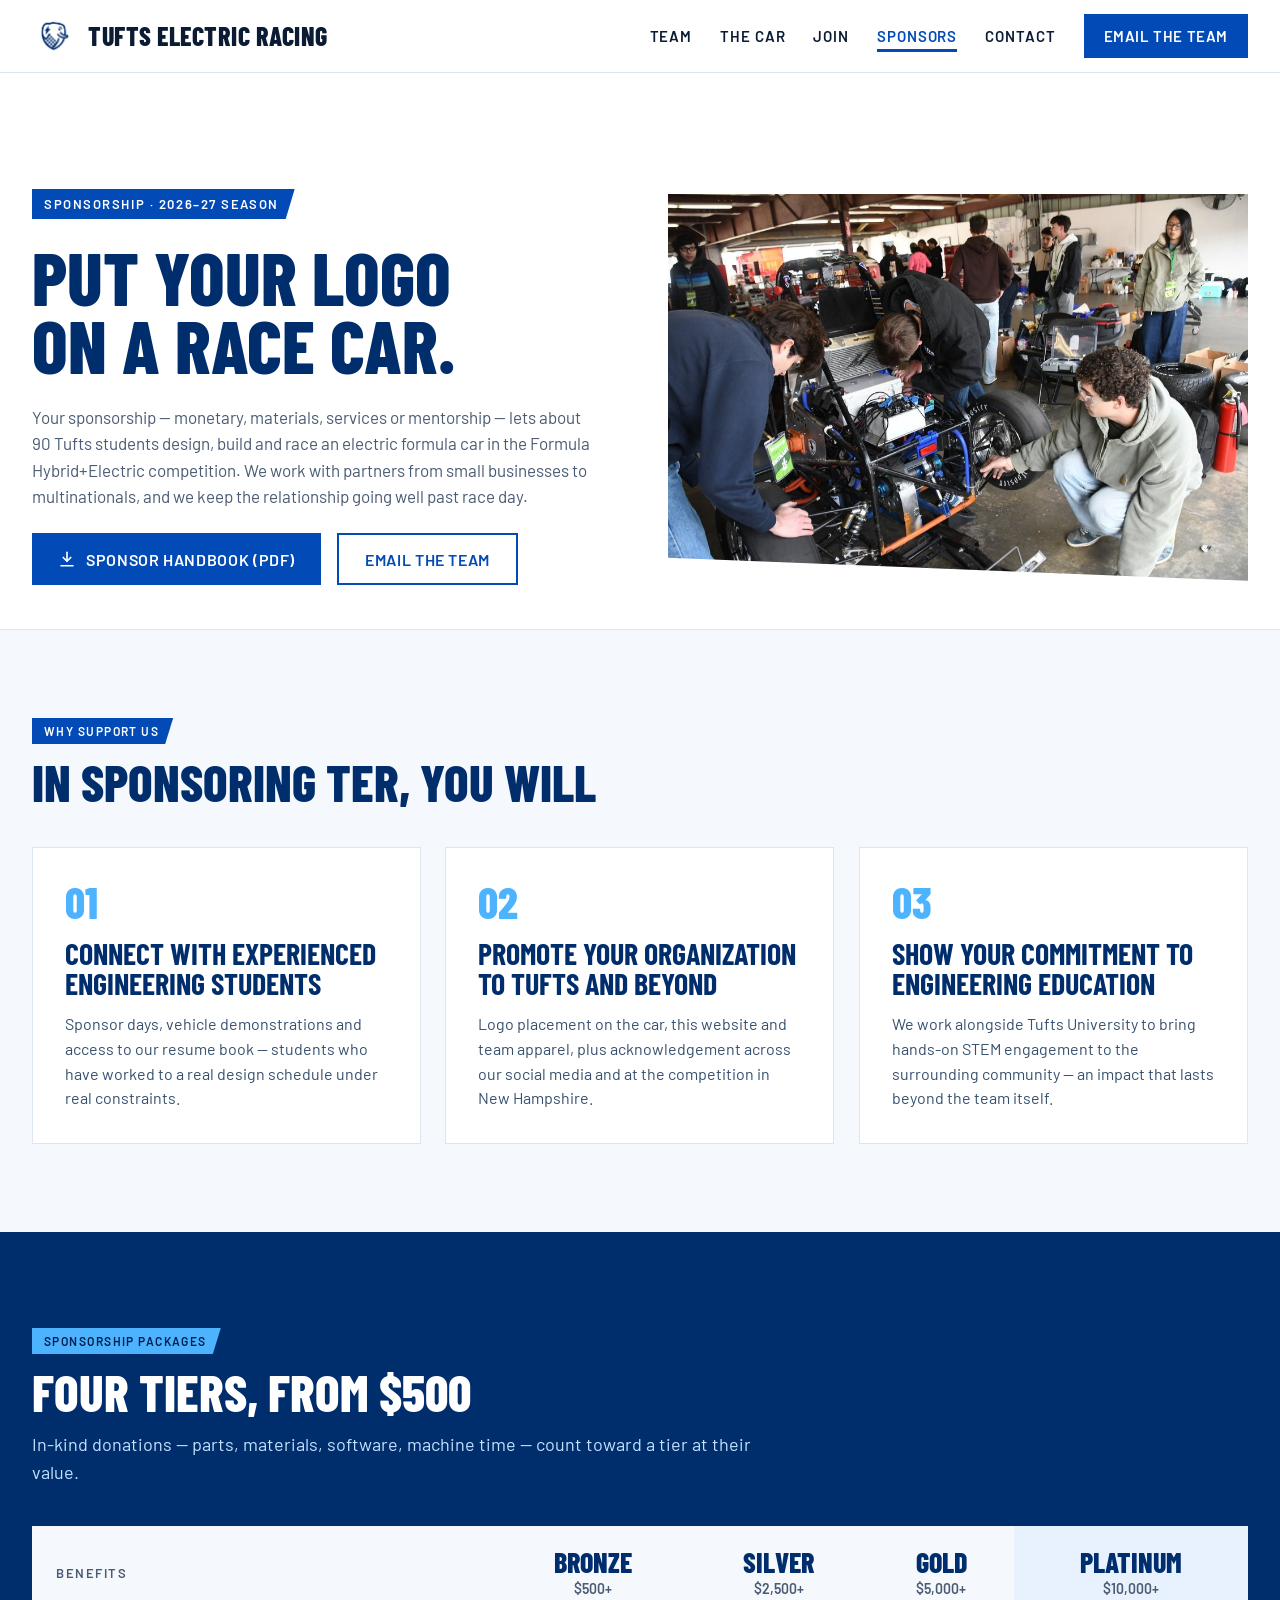
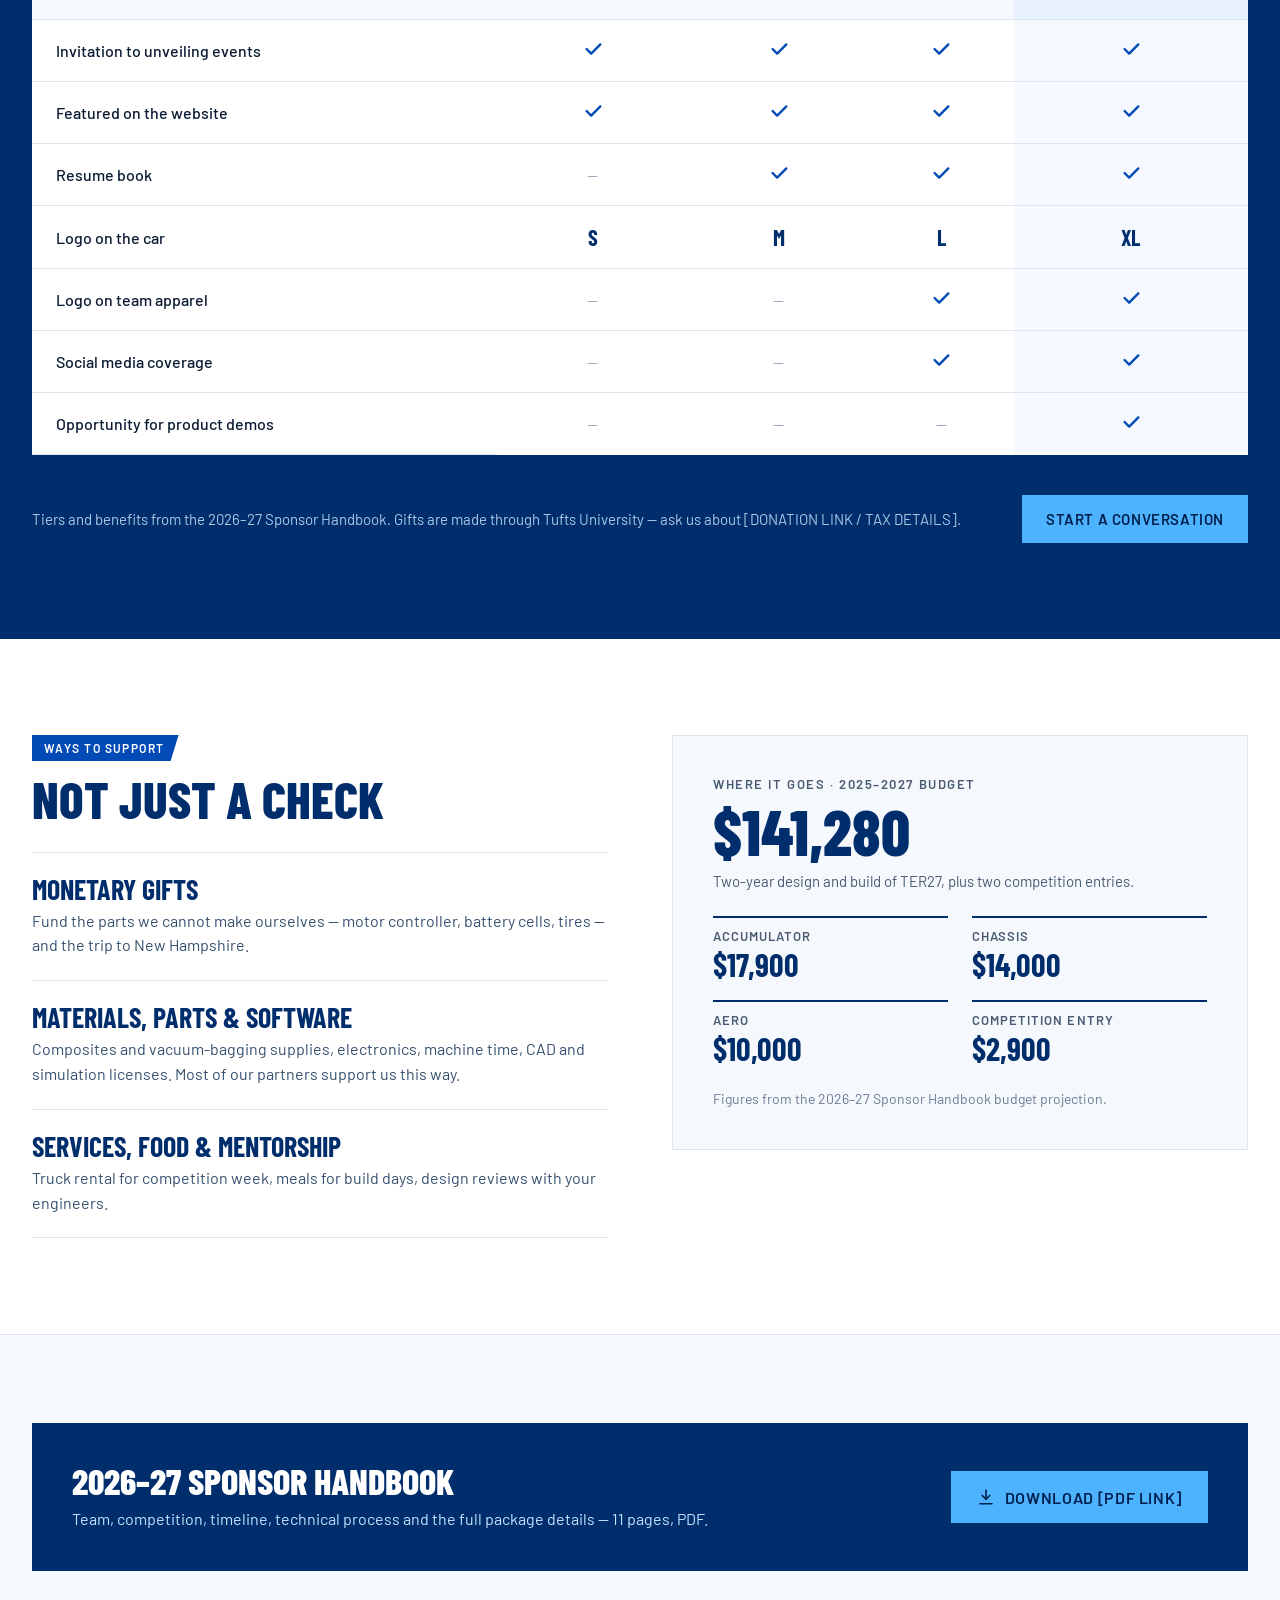
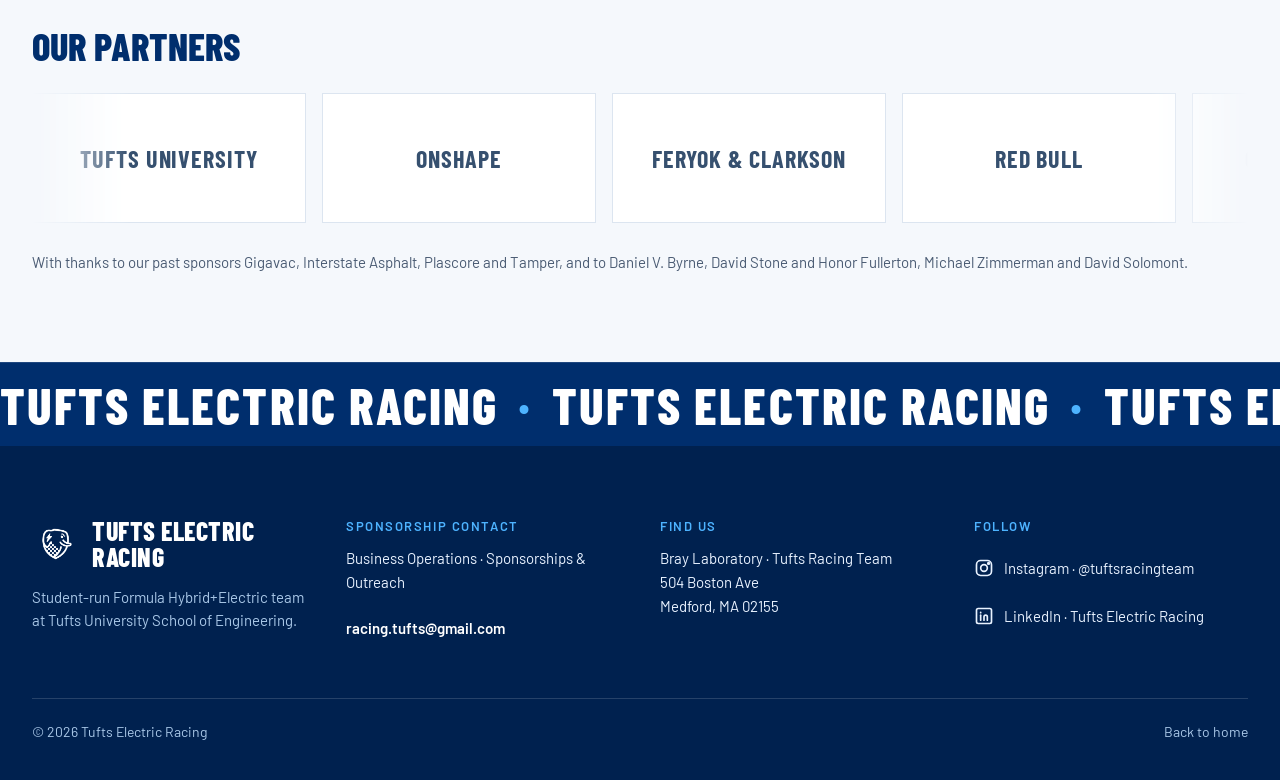
<file: sponsors.html>
<!doctype html>
<html lang="en" class="no-js">
<head>
<meta charset="utf-8">
<meta name="viewport" content="width=device-width, initial-scale=1">
<title>Sponsor the team — Tufts Electric Racing</title>
<meta name="description" content="Sponsorship tiers, benefits and partners of Tufts Electric Racing.">
<link rel="icon" type="image/png" href="assets/ter-logo-navy.png">
<link rel="preconnect" href="https://fonts.googleapis.com">
<link rel="preconnect" href="https://fonts.gstatic.com" crossorigin>
<link rel="stylesheet" href="https://fonts.googleapis.com/css2?family=Barlow+Condensed:wght@600;700;800&family=Barlow:wght@400;500;600&display=swap">
<style>
body{margin:0;background:#00214F}
a{color:#024AB5}a:hover{color:#002E6D}
a.navlink:hover{color:#024AB5}
a.btn:hover{filter:brightness(1.08)}
a.btn-ghost:hover{background:rgba(255,255,255,.1)}
a.btn-outline:hover{background:#E8F2FF}
a.btn-sky:hover{filter:brightness(1.06)}
a.quiet:hover{text-decoration:underline}
table.tiers th,table.tiers td{border-bottom:1px solid #DCE5F0}
table.tiers tbody tr:last-child td{border-bottom:0}
</style>
<link rel="stylesheet" href="css/site.css?v=3e1041e5">
<script>document.documentElement.className = 'js';</script>
</head>
<body>
<div style="font-family: Barlow, 'Helvetica Neue', Arial, sans-serif; color: #0B1B33; background: #F5F8FC; width: 100%; box-sizing: border-box; display: flex; flex-direction: column; -webkit-font-smoothing: antialiased">
<!-- NAV -->
<header class="site-header" style="background: #FFFFFF; border-bottom: 1px solid #DCE5F0">
<nav aria-label="Main" style="max-width: 1280px; margin: 0 auto; padding: 14px 32px; display: flex; align-items: center; gap: 24px; flex-wrap: wrap; box-sizing: border-box">
<a href="index.html" style="display: flex; align-items: center; gap: 12px; text-decoration: none; color: #0B1B33; min-height: 44px">
<img alt="Tufts Electric Racing" src="assets/ter-logo-navy.png" style="width: 44px; height: 44px; display: block"/>
<span style="font-family: 'Barlow Condensed', 'Arial Narrow', Impact, sans-serif; font-weight: 800; font-size: 26px; letter-spacing: 0.02em; text-transform: uppercase; line-height: 1">Tufts Electric Racing</span>
</a>
<button aria-controls="site-menu" aria-expanded="false" aria-label="Open menu" class="nav-toggle" style="width: 44px; height: 44px; align-items: center; justify-content: center; background: transparent; border: 1px solid #DCE5F0; color: #0B1B33; cursor: pointer; padding: 0; margin-left: auto" type="button"><svg aria-hidden="true" fill="none" height="22" stroke="currentColor" stroke-linecap="round" stroke-width="2.2" viewbox="0 0 24 24" width="22"><path d="M4 7h16"></path><path d="M4 12h16"></path><path d="M4 17h16"></path></svg></button><div class="nav-links" id="site-menu" style="display: flex; align-items: center; gap: 28px; flex-wrap: wrap; margin-left: auto">
<a class="navlink" href="team.html" style="display: inline-flex; align-items: center; min-height: 44px; font-weight: 600; font-size: 15px; letter-spacing: 0.06em; text-transform: uppercase; color: #0B1B33; text-decoration: none; --i: 0">Team</a>
<a class="navlink" href="index.html#ter27" style="display: inline-flex; align-items: center; min-height: 44px; font-weight: 600; font-size: 15px; letter-spacing: 0.06em; text-transform: uppercase; color: #0B1B33; text-decoration: none; --i: 1">The car</a>
<a class="navlink" href="join.html" style="display: inline-flex; align-items: center; min-height: 44px; font-weight: 600; font-size: 15px; letter-spacing: 0.06em; text-transform: uppercase; color: #0B1B33; text-decoration: none; --i: 2">Join</a>
<a aria-current="page" class="navlink" href="sponsors.html" style="display: inline-flex; align-items: center; min-height: 44px; font-weight: 600; font-size: 15px; letter-spacing: 0.06em; text-transform: uppercase; color: #024AB5; text-decoration: none; box-shadow: inset 0 -3px 0 #024AB5; --i: 3">Sponsors</a>
<a class="navlink" href="#contact" style="display: inline-flex; align-items: center; min-height: 44px; font-weight: 600; font-size: 15px; letter-spacing: 0.06em; text-transform: uppercase; color: #0B1B33; text-decoration: none; --i: 4">Contact</a>
<a class="btn" href="mailto:racing.tufts@gmail.com" style="display: inline-flex; align-items: center; min-height: 44px; padding: 0 20px; background: #024AB5; color: #FFFFFF; font-weight: 600; font-size: 15px; letter-spacing: 0.04em; text-transform: uppercase; text-decoration: none; --i: 5">Email the team</a>
</div>
</nav>
</header>
<!-- HERO -->
<section class="hero" style="background: #FFFFFF">
<div style="max-width: 1280px; margin: 0 auto; padding: 80px 32px; box-sizing: border-box; display: grid; grid-template-columns: repeat(auto-fit, minmax(min(480px, 100%), 1fr)); gap: 56px; align-items: center">
<div style="display: flex; flex-direction: column; gap: 24px">
<span class="reveal" data-d="0" style="display: inline-flex; align-items: center; align-self: flex-start; padding: 7px 16px 7px 12px; background: #024AB5; color: #FFFFFF; font-size: 13px; font-weight: 600; letter-spacing: 0.12em; text-transform: uppercase; clip-path: polygon(0 0, 100% 0, calc(100% - 9px) 100%, 0 100%)">Sponsorship · 2026–27 season</span>
<h1 class="reveal" data-d="110" style="margin: 0; font-family: 'Barlow Condensed', 'Arial Narrow', Impact, sans-serif; font-weight: 800; font-size: clamp(52px, 5.8vw, 92px); line-height: 0.92; text-transform: uppercase; color: #002E6D; text-wrap: balance">Put your logo on a race car.</h1>
<p class="reveal" data-d="220" style="margin: 0; font-size: clamp(17px, 1.3vw, 19px); line-height: 1.55; color: #4A5B73; max-width: 560px">Your sponsorship — monetary, materials, services or mentorship — lets about 90 Tufts students design, build and race an electric formula car in the Formula Hybrid+Electric competition. We work with partners from small businesses to multinationals, and we keep the relationship going well past race day.</p>
<div class="reveal" data-d="330" style="display: flex; gap: 16px; flex-wrap: wrap">
<a class="btn" href="#handbook" style="display: inline-flex; align-items: center; gap: 10px; min-height: 52px; padding: 0 26px; background: #024AB5; color: #FFFFFF; font-weight: 600; font-size: 16px; letter-spacing: 0.04em; text-transform: uppercase; text-decoration: none">
<svg aria-hidden="true" fill="none" height="18" stroke="currentColor" stroke-linecap="round" stroke-linejoin="round" stroke-width="2.2" viewbox="0 0 24 24" width="18"><path d="M12 3v12"></path><path d="m7 10 5 5 5-5"></path><path d="M4 21h16"></path></svg>Sponsor handbook (PDF)</a>
<a class="btn-outline" href="mailto:racing.tufts@gmail.com" style="display: inline-flex; align-items: center; min-height: 52px; padding: 0 26px; border: 2px solid #024AB5; color: #024AB5; font-weight: 600; font-size: 16px; letter-spacing: 0.04em; text-transform: uppercase; text-decoration: none; box-sizing: border-box">Email the team</a>
</div>
</div>
<img alt="Team members working on the car in the Bray Labs garage" class="reveal" data-d="440" src="assets/garage-work.jpg" style="width: 100%; height: auto; display: block; clip-path: polygon(0 0, 100% 0, 100% 100%, 0 94%)"/>
</div>
</section>
<!-- WHY -->
<section aria-label="Why sponsor" style="background: #F5F8FC; border-top: 1px solid #DCE5F0">
<div style="max-width: 1280px; margin: 0 auto; padding: 88px 32px; box-sizing: border-box; display: flex; flex-direction: column; gap: 40px">
<div class="reveal" data-d="0" style="display: flex; flex-direction: column; gap: 14px; max-width: 720px">
<span style="display: inline-flex; align-items: center; align-self: flex-start; padding: 6px 14px 6px 12px; background: #024AB5; color: #FFFFFF; font-size: 12px; font-weight: 600; letter-spacing: 0.12em; text-transform: uppercase; clip-path: polygon(0 0, 100% 0, calc(100% - 8px) 100%, 0 100%)">Why support us</span>
<h2 style="margin: 0; font-family: 'Barlow Condensed', 'Arial Narrow', Impact, sans-serif; font-weight: 800; font-size: clamp(40px, 4vw, 60px); line-height: 0.95; text-transform: uppercase; color: #002E6D">In sponsoring TER, you will</h2>
</div>
<div style="display: grid; grid-template-columns: repeat(auto-fit, minmax(min(340px, 100%), 1fr)); gap: 24px">
<article class="reveal" data-d="0" style="background: #FFFFFF; border: 1px solid #DCE5F0; padding: 32px; display: flex; flex-direction: column; gap: 14px">
<span style="font-family: 'Barlow Condensed', 'Arial Narrow', Impact, sans-serif; font-weight: 800; font-size: 44px; line-height: 1; color: #4DB3FF">01</span>
<h3 style="margin: 0; font-family: 'Barlow Condensed', 'Arial Narrow', Impact, sans-serif; font-weight: 700; font-size: 30px; line-height: 1; text-transform: uppercase; color: #002E6D">Connect with experienced engineering students</h3>
<p style="margin: 0; font-size: 16px; line-height: 1.55; color: #36506F">Sponsor days, vehicle demonstrations and access to our resume book — students who have worked to a real design schedule under real constraints.</p>
</article>
<article class="reveal" data-d="90" style="background: #FFFFFF; border: 1px solid #DCE5F0; padding: 32px; display: flex; flex-direction: column; gap: 14px">
<span style="font-family: 'Barlow Condensed', 'Arial Narrow', Impact, sans-serif; font-weight: 800; font-size: 44px; line-height: 1; color: #4DB3FF">02</span>
<h3 style="margin: 0; font-family: 'Barlow Condensed', 'Arial Narrow', Impact, sans-serif; font-weight: 700; font-size: 30px; line-height: 1; text-transform: uppercase; color: #002E6D">Promote your organization to Tufts and beyond</h3>
<p style="margin: 0; font-size: 16px; line-height: 1.55; color: #36506F">Logo placement on the car, this website and team apparel, plus acknowledgement across our social media and at the competition in New Hampshire.</p>
</article>
<article class="reveal" data-d="180" style="background: #FFFFFF; border: 1px solid #DCE5F0; padding: 32px; display: flex; flex-direction: column; gap: 14px">
<span style="font-family: 'Barlow Condensed', 'Arial Narrow', Impact, sans-serif; font-weight: 800; font-size: 44px; line-height: 1; color: #4DB3FF">03</span>
<h3 style="margin: 0; font-family: 'Barlow Condensed', 'Arial Narrow', Impact, sans-serif; font-weight: 700; font-size: 30px; line-height: 1; text-transform: uppercase; color: #002E6D">Show your commitment to engineering education</h3>
<p style="margin: 0; font-size: 16px; line-height: 1.55; color: #36506F">We work alongside Tufts University to bring hands-on STEM engagement to the surrounding community — an impact that lasts beyond the team itself.</p>
</article>
</div>
</div>
</section>
<!-- TIERS -->
<section id="tiers" style="background: #002E6D; color: #FFFFFF">
<div style="max-width: 1280px; margin: 0 auto; padding: 96px 32px; box-sizing: border-box; display: flex; flex-direction: column; gap: 40px">
<div class="reveal" data-d="0" style="display: flex; flex-direction: column; gap: 14px; max-width: 720px">
<span style="display: inline-flex; align-items: center; align-self: flex-start; padding: 6px 14px 6px 12px; background: #4DB3FF; color: #00214F; font-size: 12px; font-weight: 600; letter-spacing: 0.12em; text-transform: uppercase; clip-path: polygon(0 0, 100% 0, calc(100% - 8px) 100%, 0 100%)">Sponsorship packages</span>
<h2 style="margin: 0; font-family: 'Barlow Condensed', 'Arial Narrow', Impact, sans-serif; font-weight: 800; font-size: clamp(40px, 4vw, 60px); line-height: 0.95; text-transform: uppercase">Four tiers, from $500</h2>
<p style="margin: 0; font-size: 18px; line-height: 1.55; color: #C2E2FF">In-kind donations — parts, materials, software, machine time — count toward a tier at their value.</p>
</div>
<div class="reveal" data-d="80" style="overflow-x: auto; background: #FFFFFF; color: #0B1B33">
<table class="tiers" style="width: 100%; min-width: 760px; border-collapse: collapse; font-size: 16px">
<thead>
<tr>
<th scope="col" style="text-align: left; padding: 22px 24px; font-size: 13px; font-weight: 600; letter-spacing: 0.12em; text-transform: uppercase; color: #4A5B73; background: #F5F8FC">Benefits</th>
<th scope="col" style="padding: 22px 16px; background: #F5F8FC; text-align: center">
<span style="display: block; font-family: 'Barlow Condensed', 'Arial Narrow', Impact, sans-serif; font-weight: 800; font-size: 28px; line-height: 1; text-transform: uppercase; color: #002E6D">Bronze</span>
<span style="display: block; margin-top: 4px; font-size: 14px; font-weight: 600; color: #4A5B73">$500+</span>
</th>
<th scope="col" style="padding: 22px 16px; background: #F5F8FC; text-align: center">
<span style="display: block; font-family: 'Barlow Condensed', 'Arial Narrow', Impact, sans-serif; font-weight: 800; font-size: 28px; line-height: 1; text-transform: uppercase; color: #002E6D">Silver</span>
<span style="display: block; margin-top: 4px; font-size: 14px; font-weight: 600; color: #4A5B73">$2,500+</span>
</th>
<th scope="col" style="padding: 22px 16px; background: #F5F8FC; text-align: center">
<span style="display: block; font-family: 'Barlow Condensed', 'Arial Narrow', Impact, sans-serif; font-weight: 800; font-size: 28px; line-height: 1; text-transform: uppercase; color: #002E6D">Gold</span>
<span style="display: block; margin-top: 4px; font-size: 14px; font-weight: 600; color: #4A5B73">$5,000+</span>
</th>
<th scope="col" style="padding: 22px 16px; background: #E8F2FF; text-align: center">
<span style="display: block; font-family: 'Barlow Condensed', 'Arial Narrow', Impact, sans-serif; font-weight: 800; font-size: 28px; line-height: 1; text-transform: uppercase; color: #002E6D">Platinum</span>
<span style="display: block; margin-top: 4px; font-size: 14px; font-weight: 600; color: #4A5B73">$10,000+</span>
</th>
</tr>
</thead>
<tbody>
<tr>
<th scope="row" style="text-align: left; padding: 18px 24px; font-weight: 500; color: #0B1B33">Invitation to unveiling events</th>
<td style="padding: 18px 16px; text-align: center; color: #024AB5"><svg aria-label="Included" fill="none" height="22" role="img" stroke="currentColor" stroke-linecap="round" stroke-linejoin="round" stroke-width="2.6" viewbox="0 0 24 24" width="22"><path d="m5 12 5 5L20 7"></path></svg></td>
<td style="padding: 18px 16px; text-align: center; color: #024AB5"><svg aria-label="Included" fill="none" height="22" role="img" stroke="currentColor" stroke-linecap="round" stroke-linejoin="round" stroke-width="2.6" viewbox="0 0 24 24" width="22"><path d="m5 12 5 5L20 7"></path></svg></td>
<td style="padding: 18px 16px; text-align: center; color: #024AB5"><svg aria-label="Included" fill="none" height="22" role="img" stroke="currentColor" stroke-linecap="round" stroke-linejoin="round" stroke-width="2.6" viewbox="0 0 24 24" width="22"><path d="m5 12 5 5L20 7"></path></svg></td>
<td style="padding: 18px 16px; text-align: center; color: #024AB5; background: #F5F9FF"><svg aria-label="Included" fill="none" height="22" role="img" stroke="currentColor" stroke-linecap="round" stroke-linejoin="round" stroke-width="2.6" viewbox="0 0 24 24" width="22"><path d="m5 12 5 5L20 7"></path></svg></td>
</tr>
<tr>
<th scope="row" style="text-align: left; padding: 18px 24px; font-weight: 500; color: #0B1B33">Featured on the website</th>
<td style="padding: 18px 16px; text-align: center; color: #024AB5"><svg aria-label="Included" fill="none" height="22" role="img" stroke="currentColor" stroke-linecap="round" stroke-linejoin="round" stroke-width="2.6" viewbox="0 0 24 24" width="22"><path d="m5 12 5 5L20 7"></path></svg></td>
<td style="padding: 18px 16px; text-align: center; color: #024AB5"><svg aria-label="Included" fill="none" height="22" role="img" stroke="currentColor" stroke-linecap="round" stroke-linejoin="round" stroke-width="2.6" viewbox="0 0 24 24" width="22"><path d="m5 12 5 5L20 7"></path></svg></td>
<td style="padding: 18px 16px; text-align: center; color: #024AB5"><svg aria-label="Included" fill="none" height="22" role="img" stroke="currentColor" stroke-linecap="round" stroke-linejoin="round" stroke-width="2.6" viewbox="0 0 24 24" width="22"><path d="m5 12 5 5L20 7"></path></svg></td>
<td style="padding: 18px 16px; text-align: center; color: #024AB5; background: #F5F9FF"><svg aria-label="Included" fill="none" height="22" role="img" stroke="currentColor" stroke-linecap="round" stroke-linejoin="round" stroke-width="2.6" viewbox="0 0 24 24" width="22"><path d="m5 12 5 5L20 7"></path></svg></td>
</tr>
<tr>
<th scope="row" style="text-align: left; padding: 18px 24px; font-weight: 500; color: #0B1B33">Resume book</th>
<td style="padding: 18px 16px; text-align: center; color: #9AA9BD">—</td>
<td style="padding: 18px 16px; text-align: center; color: #024AB5"><svg aria-label="Included" fill="none" height="22" role="img" stroke="currentColor" stroke-linecap="round" stroke-linejoin="round" stroke-width="2.6" viewbox="0 0 24 24" width="22"><path d="m5 12 5 5L20 7"></path></svg></td>
<td style="padding: 18px 16px; text-align: center; color: #024AB5"><svg aria-label="Included" fill="none" height="22" role="img" stroke="currentColor" stroke-linecap="round" stroke-linejoin="round" stroke-width="2.6" viewbox="0 0 24 24" width="22"><path d="m5 12 5 5L20 7"></path></svg></td>
<td style="padding: 18px 16px; text-align: center; color: #024AB5; background: #F5F9FF"><svg aria-label="Included" fill="none" height="22" role="img" stroke="currentColor" stroke-linecap="round" stroke-linejoin="round" stroke-width="2.6" viewbox="0 0 24 24" width="22"><path d="m5 12 5 5L20 7"></path></svg></td>
</tr>
<tr>
<th scope="row" style="text-align: left; padding: 18px 24px; font-weight: 500; color: #0B1B33">Logo on the car</th>
<td style="padding: 18px 16px; text-align: center; font-family: 'Barlow Condensed', 'Arial Narrow', Impact, sans-serif; font-weight: 700; font-size: 22px; color: #002E6D">S</td>
<td style="padding: 18px 16px; text-align: center; font-family: 'Barlow Condensed', 'Arial Narrow', Impact, sans-serif; font-weight: 700; font-size: 22px; color: #002E6D">M</td>
<td style="padding: 18px 16px; text-align: center; font-family: 'Barlow Condensed', 'Arial Narrow', Impact, sans-serif; font-weight: 700; font-size: 22px; color: #002E6D">L</td>
<td style="padding: 18px 16px; text-align: center; font-family: 'Barlow Condensed', 'Arial Narrow', Impact, sans-serif; font-weight: 700; font-size: 22px; color: #002E6D; background: #F5F9FF">XL</td>
</tr>
<tr>
<th scope="row" style="text-align: left; padding: 18px 24px; font-weight: 500; color: #0B1B33">Logo on team apparel</th>
<td style="padding: 18px 16px; text-align: center; color: #9AA9BD">—</td>
<td style="padding: 18px 16px; text-align: center; color: #9AA9BD">—</td>
<td style="padding: 18px 16px; text-align: center; color: #024AB5"><svg aria-label="Included" fill="none" height="22" role="img" stroke="currentColor" stroke-linecap="round" stroke-linejoin="round" stroke-width="2.6" viewbox="0 0 24 24" width="22"><path d="m5 12 5 5L20 7"></path></svg></td>
<td style="padding: 18px 16px; text-align: center; color: #024AB5; background: #F5F9FF"><svg aria-label="Included" fill="none" height="22" role="img" stroke="currentColor" stroke-linecap="round" stroke-linejoin="round" stroke-width="2.6" viewbox="0 0 24 24" width="22"><path d="m5 12 5 5L20 7"></path></svg></td>
</tr>
<tr>
<th scope="row" style="text-align: left; padding: 18px 24px; font-weight: 500; color: #0B1B33">Social media coverage</th>
<td style="padding: 18px 16px; text-align: center; color: #9AA9BD">—</td>
<td style="padding: 18px 16px; text-align: center; color: #9AA9BD">—</td>
<td style="padding: 18px 16px; text-align: center; color: #024AB5"><svg aria-label="Included" fill="none" height="22" role="img" stroke="currentColor" stroke-linecap="round" stroke-linejoin="round" stroke-width="2.6" viewbox="0 0 24 24" width="22"><path d="m5 12 5 5L20 7"></path></svg></td>
<td style="padding: 18px 16px; text-align: center; color: #024AB5; background: #F5F9FF"><svg aria-label="Included" fill="none" height="22" role="img" stroke="currentColor" stroke-linecap="round" stroke-linejoin="round" stroke-width="2.6" viewbox="0 0 24 24" width="22"><path d="m5 12 5 5L20 7"></path></svg></td>
</tr>
<tr>
<th scope="row" style="text-align: left; padding: 18px 24px; font-weight: 500; color: #0B1B33">Opportunity for product demos</th>
<td style="padding: 18px 16px; text-align: center; color: #9AA9BD">—</td>
<td style="padding: 18px 16px; text-align: center; color: #9AA9BD">—</td>
<td style="padding: 18px 16px; text-align: center; color: #9AA9BD">—</td>
<td style="padding: 18px 16px; text-align: center; color: #024AB5; background: #F5F9FF"><svg aria-label="Included" fill="none" height="22" role="img" stroke="currentColor" stroke-linecap="round" stroke-linejoin="round" stroke-width="2.6" viewbox="0 0 24 24" width="22"><path d="m5 12 5 5L20 7"></path></svg></td>
</tr>
</tbody>
</table>
</div>
<div class="reveal" data-d="160" style="display: flex; flex-wrap: wrap; gap: 16px 32px; align-items: center; justify-content: space-between">
<p style="margin: 0; font-size: 15px; line-height: 1.5; color: #A9C8E8">Tiers and benefits from the 2026–27 Sponsor Handbook. Gifts are made through Tufts University — ask us about [DONATION LINK / TAX DETAILS].</p>
<a class="btn-sky" href="mailto:racing.tufts@gmail.com" style="display: inline-flex; align-items: center; min-height: 48px; padding: 0 24px; background: #4DB3FF; color: #00214F; font-weight: 600; font-size: 15px; letter-spacing: 0.04em; text-transform: uppercase; text-decoration: none">Start a conversation</a>
</div>
</div>
</section>
<!-- WAYS TO SUPPORT + BUDGET -->
<section aria-label="Ways to support" style="background: #FFFFFF">
<div style="max-width: 1280px; margin: 0 auto; padding: 96px 32px; box-sizing: border-box; display: grid; grid-template-columns: repeat(auto-fit, minmax(min(480px, 100%), 1fr)); gap: 64px; align-items: start">
<div class="reveal" data-d="0" style="display: flex; flex-direction: column; gap: 28px">
<div style="display: flex; flex-direction: column; gap: 14px">
<span style="display: inline-flex; align-items: center; align-self: flex-start; padding: 6px 14px 6px 12px; background: #024AB5; color: #FFFFFF; font-size: 12px; font-weight: 600; letter-spacing: 0.12em; text-transform: uppercase; clip-path: polygon(0 0, 100% 0, calc(100% - 8px) 100%, 0 100%)">Ways to support</span>
<h2 style="margin: 0; font-family: 'Barlow Condensed', 'Arial Narrow', Impact, sans-serif; font-weight: 800; font-size: clamp(40px, 4vw, 60px); line-height: 0.95; text-transform: uppercase; color: #002E6D">Not just a check</h2>
</div>
<ul style="margin: 0; padding: 0; list-style: none; display: flex; flex-direction: column; gap: 0; border-top: 1px solid #DCE5F0">
<li style="padding: 22px 0; border-bottom: 1px solid #DCE5F0; display: flex; flex-direction: column; gap: 6px">
<h3 style="margin: 0; font-family: 'Barlow Condensed', 'Arial Narrow', Impact, sans-serif; font-weight: 700; font-size: 28px; line-height: 1; text-transform: uppercase; color: #002E6D">Monetary gifts</h3>
<p style="margin: 0; font-size: 16px; line-height: 1.55; color: #36506F">Fund the parts we cannot make ourselves — motor controller, battery cells, tires — and the trip to New Hampshire.</p>
</li>
<li style="padding: 22px 0; border-bottom: 1px solid #DCE5F0; display: flex; flex-direction: column; gap: 6px">
<h3 style="margin: 0; font-family: 'Barlow Condensed', 'Arial Narrow', Impact, sans-serif; font-weight: 700; font-size: 28px; line-height: 1; text-transform: uppercase; color: #002E6D">Materials, parts &amp; software</h3>
<p style="margin: 0; font-size: 16px; line-height: 1.55; color: #36506F">Composites and vacuum-bagging supplies, electronics, machine time, CAD and simulation licenses. Most of our partners support us this way.</p>
</li>
<li style="padding: 22px 0; border-bottom: 1px solid #DCE5F0; display: flex; flex-direction: column; gap: 6px">
<h3 style="margin: 0; font-family: 'Barlow Condensed', 'Arial Narrow', Impact, sans-serif; font-weight: 700; font-size: 28px; line-height: 1; text-transform: uppercase; color: #002E6D">Services, food &amp; mentorship</h3>
<p style="margin: 0; font-size: 16px; line-height: 1.55; color: #36506F">Truck rental for competition week, meals for build days, design reviews with your engineers.</p>
</li>
</ul>
</div>
<div class="reveal" data-d="80" style="background: #F5F8FC; border: 1px solid #DCE5F0; padding: 40px; display: flex; flex-direction: column; gap: 24px">
<div style="display: flex; flex-direction: column; gap: 10px">
<h3 style="margin: 0; font-size: 13px; font-weight: 600; letter-spacing: 0.12em; text-transform: uppercase; color: #4A5B73">Where it goes · 2025–2027 budget</h3>
<span style="font-family: 'Barlow Condensed', 'Arial Narrow', Impact, sans-serif; font-weight: 800; font-size: clamp(56px, 5vw, 80px); line-height: 0.9; color: #002E6D">$141,280</span>
<p style="margin: 0; font-size: 15px; line-height: 1.5; color: #4A5B73">Two-year design and build of TER27, plus two competition entries.</p>
</div>
<dl style="margin: 0; display: grid; grid-template-columns: repeat(auto-fit, minmax(min(180px, 100%), 1fr)); gap: 20px 24px">
<div style="display: flex; flex-direction: column; gap: 4px; border-top: 2px solid #002E6D; padding-top: 10px">
<dt style="font-size: 13px; font-weight: 600; letter-spacing: 0.08em; text-transform: uppercase; color: #4A5B73">Accumulator</dt>
<dd style="margin: 0; font-family: 'Barlow Condensed', 'Arial Narrow', Impact, sans-serif; font-weight: 700; font-size: 32px; line-height: 1; color: #002E6D">$17,900</dd>
</div>
<div style="display: flex; flex-direction: column; gap: 4px; border-top: 2px solid #002E6D; padding-top: 10px">
<dt style="font-size: 13px; font-weight: 600; letter-spacing: 0.08em; text-transform: uppercase; color: #4A5B73">Chassis</dt>
<dd style="margin: 0; font-family: 'Barlow Condensed', 'Arial Narrow', Impact, sans-serif; font-weight: 700; font-size: 32px; line-height: 1; color: #002E6D">$14,000</dd>
</div>
<div style="display: flex; flex-direction: column; gap: 4px; border-top: 2px solid #002E6D; padding-top: 10px">
<dt style="font-size: 13px; font-weight: 600; letter-spacing: 0.08em; text-transform: uppercase; color: #4A5B73">Aero</dt>
<dd style="margin: 0; font-family: 'Barlow Condensed', 'Arial Narrow', Impact, sans-serif; font-weight: 700; font-size: 32px; line-height: 1; color: #002E6D">$10,000</dd>
</div>
<div style="display: flex; flex-direction: column; gap: 4px; border-top: 2px solid #002E6D; padding-top: 10px">
<dt style="font-size: 13px; font-weight: 600; letter-spacing: 0.08em; text-transform: uppercase; color: #4A5B73">Competition entry</dt>
<dd style="margin: 0; font-family: 'Barlow Condensed', 'Arial Narrow', Impact, sans-serif; font-weight: 700; font-size: 32px; line-height: 1; color: #002E6D">$2,900</dd>
</div>
</dl>
<p style="margin: 0; font-size: 14px; line-height: 1.5; color: #6B7C94">Figures from the 2026–27 Sponsor Handbook budget projection.</p>
</div>
</div>
</section>
<!-- HANDBOOK + PARTNERS -->
<section aria-label="Sponsor handbook and partners" id="handbook" style="background: #F5F8FC; border-top: 1px solid #DCE5F0">
<div style="max-width: 1280px; margin: 0 auto; padding: 88px 32px; box-sizing: border-box; display: flex; flex-direction: column; gap: 56px">
<div class="reveal" data-d="0" style="background: #002E6D; color: #FFFFFF; padding: 40px; display: flex; flex-wrap: wrap; gap: 24px 48px; align-items: center; justify-content: space-between">
<div style="display: flex; flex-direction: column; gap: 8px; flex: 1 1 420px">
<h2 style="margin: 0; font-family: 'Barlow Condensed', 'Arial Narrow', Impact, sans-serif; font-weight: 800; font-size: 36px; line-height: 1; text-transform: uppercase">2026–27 Sponsor Handbook</h2>
<p style="margin: 0; font-size: 16px; line-height: 1.5; color: #C2E2FF">Team, competition, timeline, technical process and the full package details — 11 pages, PDF.</p>
</div>
<a class="btn-sky" href="#" style="display: inline-flex; align-items: center; gap: 10px; min-height: 52px; padding: 0 26px; background: #4DB3FF; color: #00214F; font-weight: 600; font-size: 16px; letter-spacing: 0.04em; text-transform: uppercase; text-decoration: none">
<svg aria-hidden="true" fill="none" height="18" stroke="currentColor" stroke-linecap="round" stroke-linejoin="round" stroke-width="2.2" viewbox="0 0 24 24" width="18"><path d="M12 3v12"></path><path d="m7 10 5 5 5-5"></path><path d="M4 21h16"></path></svg>Download [PDF LINK]</a>
</div>
<div class="reveal" data-d="80" style="display: flex; flex-direction: column; gap: 28px">
<h2 style="margin: 0; font-family: 'Barlow Condensed', 'Arial Narrow', Impact, sans-serif; font-weight: 800; font-size: clamp(32px, 3vw, 44px); line-height: 1; text-transform: uppercase; color: #002E6D">Our partners</h2>
<ul data-marquee="" style="margin: 0; padding: 0; list-style: none; display: grid; grid-template-columns: repeat(auto-fit, minmax(min(200px, 100%), 1fr)); gap: 16px">
<li style="background: #FFFFFF; border: 1px solid #DCE5F0; min-height: 96px; display: flex; align-items: center; justify-content: center; padding: 16px; text-align: center; font-family: 'Barlow Condensed', 'Arial Narrow', Impact, sans-serif; font-weight: 700; font-size: 24px; letter-spacing: 0.04em; text-transform: uppercase; color: #36506F">Tufts University</li>
<li style="background: #FFFFFF; border: 1px solid #DCE5F0; min-height: 96px; display: flex; align-items: center; justify-content: center; padding: 16px; text-align: center; font-family: 'Barlow Condensed', 'Arial Narrow', Impact, sans-serif; font-weight: 700; font-size: 24px; letter-spacing: 0.04em; text-transform: uppercase; color: #36506F">Onshape</li>
<li style="background: #FFFFFF; border: 1px solid #DCE5F0; min-height: 96px; display: flex; align-items: center; justify-content: center; padding: 16px; text-align: center; font-family: 'Barlow Condensed', 'Arial Narrow', Impact, sans-serif; font-weight: 700; font-size: 24px; letter-spacing: 0.04em; text-transform: uppercase; color: #36506F">Feryok &amp; Clarkson</li>
<li style="background: #FFFFFF; border: 1px solid #DCE5F0; min-height: 96px; display: flex; align-items: center; justify-content: center; padding: 16px; text-align: center; font-family: 'Barlow Condensed', 'Arial Narrow', Impact, sans-serif; font-weight: 700; font-size: 24px; letter-spacing: 0.04em; text-transform: uppercase; color: #36506F">Red Bull</li>
<li style="background: #FFFFFF; border: 1px solid #DCE5F0; min-height: 96px; display: flex; align-items: center; justify-content: center; padding: 16px; text-align: center; font-family: 'Barlow Condensed', 'Arial Narrow', Impact, sans-serif; font-weight: 700; font-size: 24px; letter-spacing: 0.04em; text-transform: uppercase; color: #36506F">Cascadia Motion</li>
<li style="background: #FFFFFF; border: 1px solid #DCE5F0; min-height: 96px; display: flex; align-items: center; justify-content: center; padding: 16px; text-align: center; font-family: 'Barlow Condensed', 'Arial Narrow', Impact, sans-serif; font-weight: 700; font-size: 24px; letter-spacing: 0.04em; text-transform: uppercase; color: #36506F">Airtech</li>
<li style="background: #FFFFFF; border: 1px solid #DCE5F0; min-height: 96px; display: flex; align-items: center; justify-content: center; padding: 16px; text-align: center; font-family: 'Barlow Condensed', 'Arial Narrow', Impact, sans-serif; font-weight: 700; font-size: 24px; letter-spacing: 0.04em; text-transform: uppercase; color: #36506F">evTS</li>
<li style="background: #FFFFFF; border: 1px solid #DCE5F0; min-height: 96px; display: flex; align-items: center; justify-content: center; padding: 16px; text-align: center; font-family: 'Barlow Condensed', 'Arial Narrow', Impact, sans-serif; font-weight: 700; font-size: 24px; letter-spacing: 0.04em; text-transform: uppercase; color: #36506F">Gene Haas Foundation</li>
</ul>
<p style="margin: 0; font-size: 15px; line-height: 1.5; color: #4A5B73">With thanks to our past sponsors Gigavac, Interstate Asphalt, Plascore and Tamper, and to Daniel V. Byrne, David Stone and Honor Fullerton, Michael Zimmerman and David Solomont.</p>
</div>
</div>
</section>
<!-- FOOTER -->
<div aria-hidden="true" class="wordmark-strip"><div class="wordmark-track"><div class="wordmark-set">Tufts Electric Racing <span>·</span> Tufts Electric Racing <span>·</span> Tufts Electric Racing <span>·</span> Tufts Electric Racing <span>·</span> Tufts Electric Racing <span>·</span> Tufts Electric Racing <span>·</span> </div><div class="wordmark-set">Tufts Electric Racing <span>·</span> Tufts Electric Racing <span>·</span> Tufts Electric Racing <span>·</span> Tufts Electric Racing <span>·</span> Tufts Electric Racing <span>·</span> Tufts Electric Racing <span>·</span> </div></div></div><footer id="contact" style="background: #00214F; color: #FFFFFF">
<div style="max-width: 1280px; margin: 0 auto; padding: 72px 32px 40px; box-sizing: border-box; display: flex; flex-direction: column; gap: 48px">
<div style="display: grid; grid-template-columns: repeat(auto-fit, minmax(min(240px, 100%), 1fr)); gap: 40px">
<div class="reveal" data-d="0" style="display: flex; flex-direction: column; gap: 16px">
<div style="display: flex; align-items: center; gap: 12px">
<img alt="" src="assets/ter-logo.png" style="width: 48px; height: 48px; display: block"/>
<span style="font-family: 'Barlow Condensed', 'Arial Narrow', Impact, sans-serif; font-weight: 800; font-size: 26px; letter-spacing: 0.02em; text-transform: uppercase; line-height: 1">Tufts Electric Racing</span>
</div>
<p style="margin: 0; font-size: 15px; line-height: 1.55; color: #A9C8E8">Student-run Formula Hybrid+Electric team at Tufts University School of Engineering.</p>
</div>
<div class="reveal" data-d="90" style="display: flex; flex-direction: column; gap: 12px">
<h3 style="margin: 0; font-size: 13px; font-weight: 600; letter-spacing: 0.12em; text-transform: uppercase; color: #4DB3FF">Sponsorship contact</h3>
<p style="margin: 0; font-size: 15px; line-height: 1.6; color: #E8F2FF">Business Operations · Sponsorships &amp; Outreach</p>
<a class="quiet" href="mailto:racing.tufts@gmail.com" style="color: #FFFFFF; font-size: 15px; font-weight: 600; text-decoration: none; display: inline-flex; align-items: center; min-height: 44px">racing.tufts@gmail.com</a>
</div>
<div class="reveal" data-d="180" style="display: flex; flex-direction: column; gap: 12px">
<h3 style="margin: 0; font-size: 13px; font-weight: 600; letter-spacing: 0.12em; text-transform: uppercase; color: #4DB3FF">Find us</h3>
<p style="margin: 0; font-size: 15px; line-height: 1.6; color: #E8F2FF">Bray Laboratory · Tufts Racing Team<br/>504 Boston Ave<br/>Medford, MA 02155</p>
</div>
<div class="reveal" data-d="270" style="display: flex; flex-direction: column; gap: 12px">
<h3 style="margin: 0; font-size: 13px; font-weight: 600; letter-spacing: 0.12em; text-transform: uppercase; color: #4DB3FF">Follow</h3>
<ul style="margin: 0; padding: 0; list-style: none; display: flex; flex-direction: column; gap: 4px">
<li><a class="quiet" href="https://www.instagram.com/tuftsracingteam/" style="color: #E8F2FF; font-size: 15px; text-decoration: none; display: inline-flex; align-items: center; gap: 10px; min-height: 44px">
<svg aria-hidden="true" fill="none" height="20" stroke="currentColor" stroke-linecap="round" stroke-linejoin="round" stroke-width="2" viewbox="0 0 24 24" width="20"><rect height="18" rx="5" width="18" x="3" y="3"></rect><circle cx="12" cy="12" r="4"></circle><circle cx="17.5" cy="6.5" fill="currentColor" r="1"></circle></svg>Instagram · @tuftsracingteam</a></li>
<li><a class="quiet" href="https://www.linkedin.com/company/tufts-electric-racing/" style="color: #E8F2FF; font-size: 15px; text-decoration: none; display: inline-flex; align-items: center; gap: 10px; min-height: 44px">
<svg aria-hidden="true" fill="none" height="20" stroke="currentColor" stroke-linecap="round" stroke-linejoin="round" stroke-width="2" viewbox="0 0 24 24" width="20"><rect height="18" rx="2" width="18" x="3" y="3"></rect><path d="M8 11v6"></path><path d="M8 7.5v.5"></path><path d="M12 17v-4a2 2 0 0 1 4 0v4"></path></svg>LinkedIn · Tufts Electric Racing</a></li>
</ul>
</div>
</div>
<div class="reveal" data-d="0" style="border-top: 1px solid rgba(255,255,255,0.15); padding-top: 24px; display: flex; flex-wrap: wrap; gap: 12px 32px; justify-content: space-between; font-size: 14px; color: #A9C8E8">
<span>© 2026 Tufts Electric Racing</span>
<a class="quiet" href="index.html" style="color: #A9C8E8; text-decoration: none">Back to home</a>
</div>
</div>
</footer>
</div>
<script src="js/site.js?v=324079cf"></script>
</body>
</html>
</file>
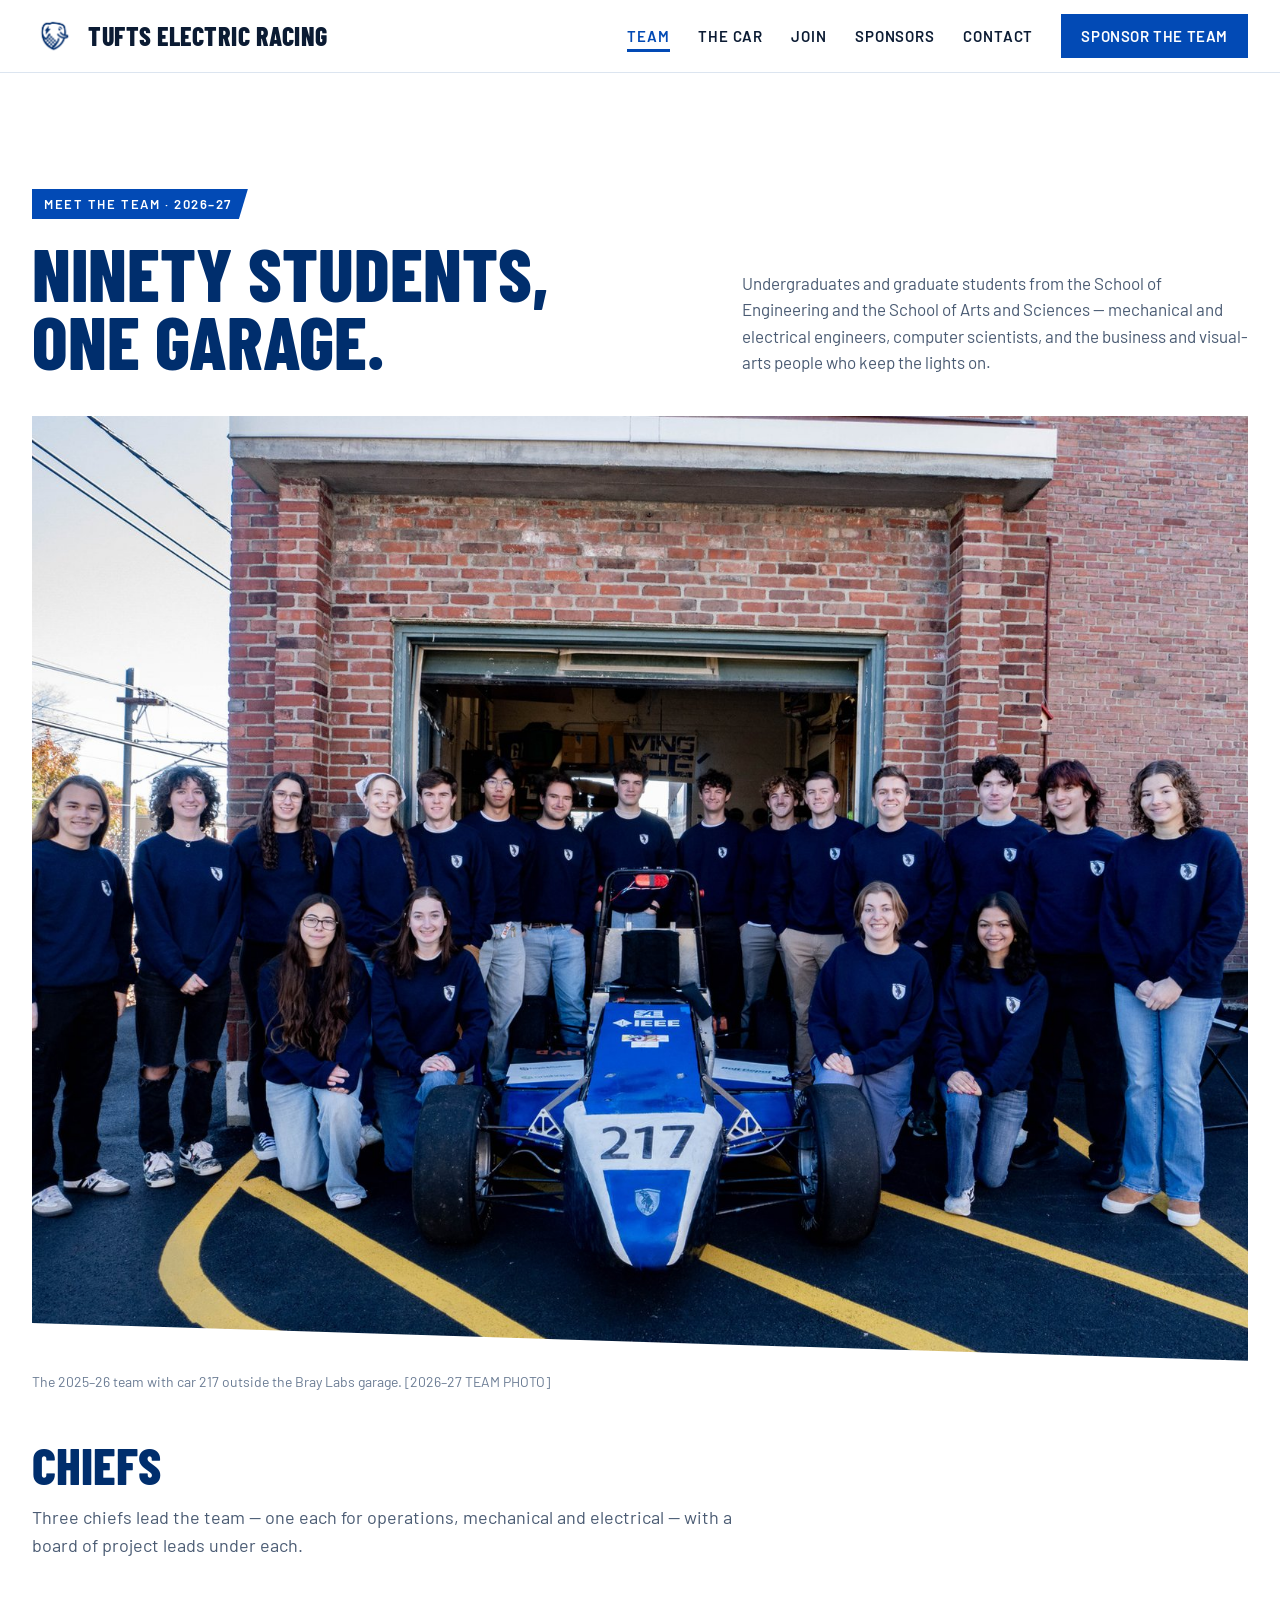
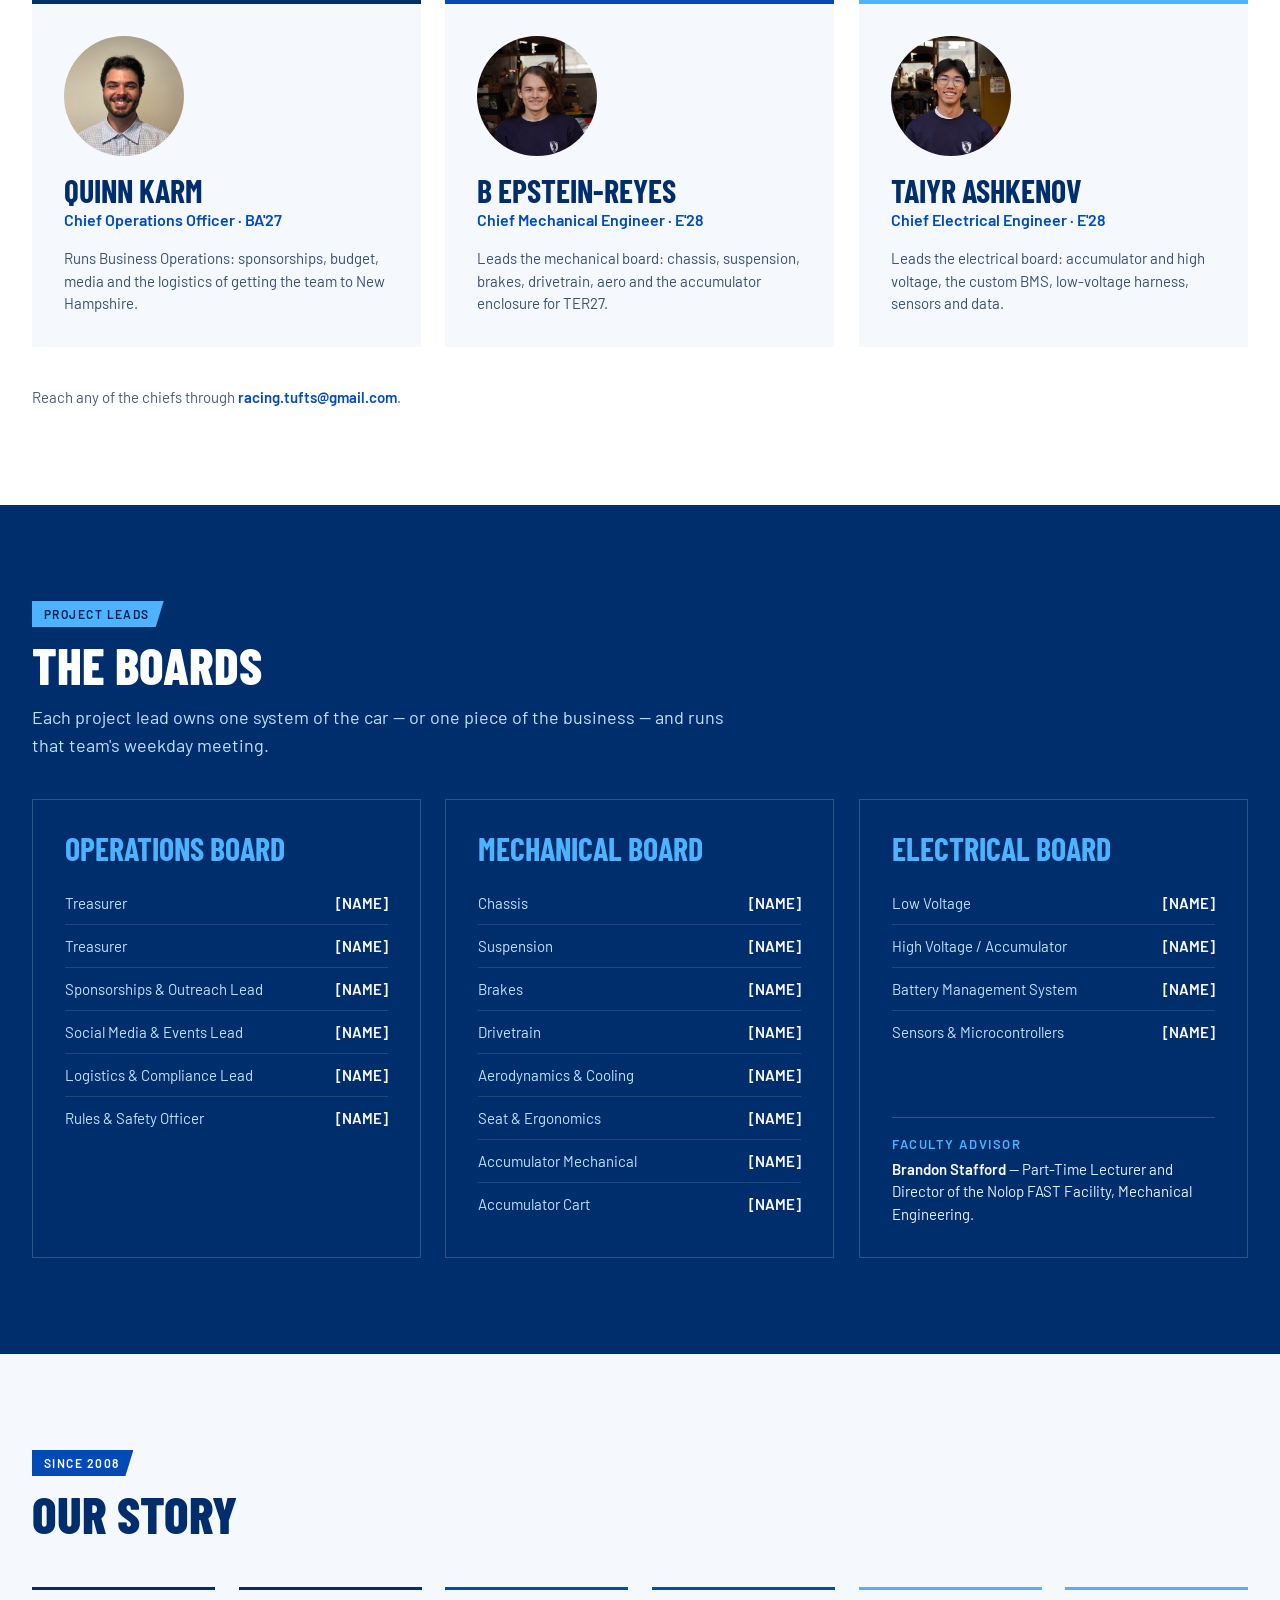
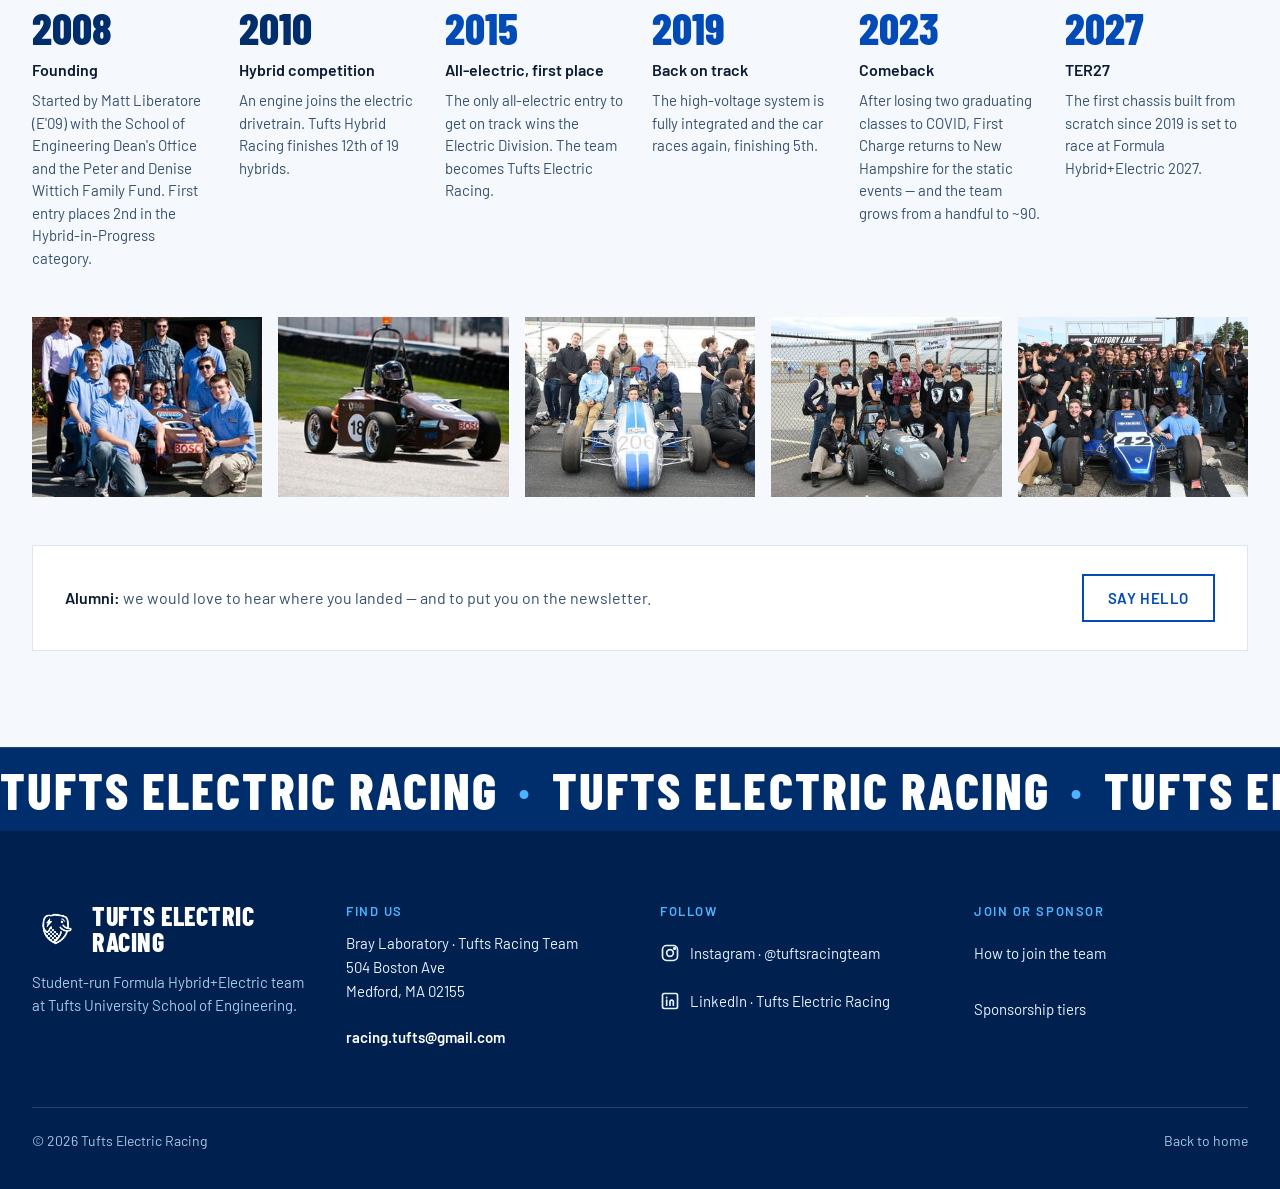
<file: team.html>
<!doctype html>
<html lang="en" class="no-js">
<head>
<meta charset="utf-8">
<meta name="viewport" content="width=device-width, initial-scale=1">
<title>Meet the team — Tufts Electric Racing</title>
<meta name="description" content="The chiefs, project leads and story of Tufts Electric Racing.">
<link rel="icon" type="image/png" href="assets/ter-logo-navy.png">
<link rel="preconnect" href="https://fonts.googleapis.com">
<link rel="preconnect" href="https://fonts.gstatic.com" crossorigin>
<link rel="stylesheet" href="https://fonts.googleapis.com/css2?family=Barlow+Condensed:wght@600;700;800&family=Barlow:wght@400;500;600&display=swap">
<style>
body{margin:0;background:#00214F}
a{color:#024AB5}a:hover{color:#002E6D}
a.navlink:hover{color:#024AB5}
a.btn:hover{filter:brightness(1.08)}
a.btn-outline:hover{background:#E8F2FF}
a.btn-sky:hover{filter:brightness(1.06)}
a.quiet:hover{text-decoration:underline}
</style>
<link rel="stylesheet" href="css/site.css?v=3e1041e5">
<script>document.documentElement.className = 'js';</script>
</head>
<body>
<div style="font-family: Barlow, 'Helvetica Neue', Arial, sans-serif; color: #0B1B33; background: #F5F8FC; width: 100%; box-sizing: border-box; display: flex; flex-direction: column; -webkit-font-smoothing: antialiased">
<!-- NAV -->
<header class="site-header" style="background: #FFFFFF; border-bottom: 1px solid #DCE5F0">
<nav aria-label="Main" style="max-width: 1280px; margin: 0 auto; padding: 14px 32px; display: flex; align-items: center; gap: 24px; flex-wrap: wrap; box-sizing: border-box">
<a href="index.html" style="display: flex; align-items: center; gap: 12px; text-decoration: none; color: #0B1B33; min-height: 44px">
<img alt="Tufts Electric Racing" src="assets/ter-logo-navy.png" style="width: 44px; height: 44px; display: block"/>
<span style="font-family: 'Barlow Condensed', 'Arial Narrow', Impact, sans-serif; font-weight: 800; font-size: 26px; letter-spacing: 0.02em; text-transform: uppercase; line-height: 1">Tufts Electric Racing</span>
</a>
<button aria-controls="site-menu" aria-expanded="false" aria-label="Open menu" class="nav-toggle" style="width: 44px; height: 44px; align-items: center; justify-content: center; background: transparent; border: 1px solid #DCE5F0; color: #0B1B33; cursor: pointer; padding: 0; margin-left: auto" type="button"><svg aria-hidden="true" fill="none" height="22" stroke="currentColor" stroke-linecap="round" stroke-width="2.2" viewbox="0 0 24 24" width="22"><path d="M4 7h16"></path><path d="M4 12h16"></path><path d="M4 17h16"></path></svg></button><div class="nav-links" id="site-menu" style="display: flex; align-items: center; gap: 28px; flex-wrap: wrap; margin-left: auto">
<a aria-current="page" class="navlink" href="team.html" style="display: inline-flex; align-items: center; min-height: 44px; font-weight: 600; font-size: 15px; letter-spacing: 0.06em; text-transform: uppercase; color: #024AB5; text-decoration: none; box-shadow: inset 0 -3px 0 #024AB5; --i: 0">Team</a>
<a class="navlink" href="index.html#ter27" style="display: inline-flex; align-items: center; min-height: 44px; font-weight: 600; font-size: 15px; letter-spacing: 0.06em; text-transform: uppercase; color: #0B1B33; text-decoration: none; --i: 1">The car</a>
<a class="navlink" href="join.html" style="display: inline-flex; align-items: center; min-height: 44px; font-weight: 600; font-size: 15px; letter-spacing: 0.06em; text-transform: uppercase; color: #0B1B33; text-decoration: none; --i: 2">Join</a>
<a class="navlink" href="sponsors.html" style="display: inline-flex; align-items: center; min-height: 44px; font-weight: 600; font-size: 15px; letter-spacing: 0.06em; text-transform: uppercase; color: #0B1B33; text-decoration: none; --i: 3">Sponsors</a>
<a class="navlink" href="#contact" style="display: inline-flex; align-items: center; min-height: 44px; font-weight: 600; font-size: 15px; letter-spacing: 0.06em; text-transform: uppercase; color: #0B1B33; text-decoration: none; --i: 4">Contact</a>
<a class="btn" href="sponsors.html" style="display: inline-flex; align-items: center; min-height: 44px; padding: 0 20px; background: #024AB5; color: #FFFFFF; font-weight: 600; font-size: 15px; letter-spacing: 0.04em; text-transform: uppercase; text-decoration: none; --i: 5">Sponsor the team</a>
</div>
</nav>
</header>
<!-- HERO -->
<section class="hero" style="background: #FFFFFF">
<div style="max-width: 1280px; margin: 0 auto; padding: 80px 32px 0; box-sizing: border-box; display: flex; flex-direction: column; gap: 40px">
<div style="display: flex; flex-wrap: wrap; gap: 24px 64px; align-items: flex-end; justify-content: space-between">
<div class="reveal" data-d="0" style="display: flex; flex-direction: column; gap: 20px; flex: 1 1 520px">
<span style="display: inline-flex; align-items: center; align-self: flex-start; padding: 7px 16px 7px 12px; background: #024AB5; color: #FFFFFF; font-size: 13px; font-weight: 600; letter-spacing: 0.12em; text-transform: uppercase; clip-path: polygon(0 0, 100% 0, calc(100% - 9px) 100%, 0 100%)">Meet the team · 2026–27</span>
<h1 style="margin: 0; font-family: 'Barlow Condensed', 'Arial Narrow', Impact, sans-serif; font-weight: 800; font-size: clamp(52px, 5.8vw, 92px); line-height: 0.92; text-transform: uppercase; color: #002E6D; text-wrap: balance">Ninety students, one garage.</h1>
</div>
<p class="reveal" data-d="110" style="margin: 0; font-size: clamp(17px, 1.3vw, 19px); line-height: 1.55; color: #4A5B73; flex: 1 1 380px; max-width: 520px">Undergraduates and graduate students from the School of Engineering and the School of Arts and Sciences — mechanical and electrical engineers, computer scientists, and the business and visual-arts people who keep the lights on.</p>
</div>
<figure class="hero-figure reveal" data-d="220" style="margin: 0; display: flex; flex-direction: column; gap: 12px">
<img alt="The team standing with car 217 outside the Bray Labs garage" src="assets/team-2025-garage.jpg" style="width: 100%; height: auto; display: block; clip-path: polygon(0 0, 100% 0, 100% 100%, 0 96%)"/>
<figcaption style="font-size: 14px; color: #6B7C94">The 2025–26 team with car 217 outside the Bray Labs garage. [2026–27 TEAM PHOTO]</figcaption>
</figure>
</div>
</section>
<!-- CHIEFS -->
<section aria-label="Chiefs" style="background: #FFFFFF">
<div style="max-width: 1280px; margin: 0 auto; padding: 88px 32px 96px; box-sizing: border-box; display: flex; flex-direction: column; gap: 40px">
<div class="reveal" data-d="0" style="display: flex; flex-direction: column; gap: 14px; max-width: 720px">
<h2 style="margin: 0; font-family: 'Barlow Condensed', 'Arial Narrow', Impact, sans-serif; font-weight: 800; font-size: clamp(40px, 4vw, 60px); line-height: 0.95; text-transform: uppercase; color: #002E6D">Chiefs</h2>
<p style="margin: 0; font-size: 18px; line-height: 1.55; color: #4A5B73">Three chiefs lead the team — one each for operations, mechanical and electrical — with a board of project leads under each.</p>
</div>
<ul style="margin: 0; padding: 0; list-style: none; display: grid; grid-template-columns: repeat(auto-fit, minmax(min(300px, 100%), 1fr)); gap: 24px">
<li class="reveal" data-d="0" style="background: #F5F8FC; border-top: 4px solid #002E6D; padding: 32px; display: flex; flex-direction: column; gap: 18px">
<img alt="Quinn Karm" src="assets/chief-quinn.jpg" style="width: 120px; height: 120px; object-fit: cover; display: block; border-radius: 50%"/>
<div style="display: flex; flex-direction: column; gap: 4px">
<h3 style="margin: 0; font-family: 'Barlow Condensed', 'Arial Narrow', Impact, sans-serif; font-weight: 700; font-size: 32px; line-height: 1; text-transform: uppercase; color: #002E6D">Quinn Karm</h3>
<p style="margin: 0; font-size: 16px; font-weight: 600; color: #024AB5">Chief Operations Officer · BA'27</p>
</div>
<p style="margin: 0; font-size: 15px; line-height: 1.5; color: #36506F">Runs Business Operations: sponsorships, budget, media and the logistics of getting the team to New Hampshire.</p>
</li>
<li class="reveal" data-d="90" style="background: #F5F8FC; border-top: 4px solid #024AB5; padding: 32px; display: flex; flex-direction: column; gap: 18px">
<img alt="B Epstein-Reyes" src="assets/chief-b.jpg" style="width: 120px; height: 120px; object-fit: cover; display: block; border-radius: 50%"/>
<div style="display: flex; flex-direction: column; gap: 4px">
<h3 style="margin: 0; font-family: 'Barlow Condensed', 'Arial Narrow', Impact, sans-serif; font-weight: 700; font-size: 32px; line-height: 1; text-transform: uppercase; color: #002E6D">B Epstein-Reyes</h3>
<p style="margin: 0; font-size: 16px; font-weight: 600; color: #024AB5">Chief Mechanical Engineer · E'28</p>
</div>
<p style="margin: 0; font-size: 15px; line-height: 1.5; color: #36506F">Leads the mechanical board: chassis, suspension, brakes, drivetrain, aero and the accumulator enclosure for TER27.</p>
</li>
<li class="reveal" data-d="180" style="background: #F5F8FC; border-top: 4px solid #4DB3FF; padding: 32px; display: flex; flex-direction: column; gap: 18px">
<img alt="Taiyr Ashkenov" src="assets/chief-taiyr.jpg" style="width: 120px; height: 120px; object-fit: cover; display: block; border-radius: 50%"/>
<div style="display: flex; flex-direction: column; gap: 4px">
<h3 style="margin: 0; font-family: 'Barlow Condensed', 'Arial Narrow', Impact, sans-serif; font-weight: 700; font-size: 32px; line-height: 1; text-transform: uppercase; color: #002E6D">Taiyr Ashkenov</h3>
<p style="margin: 0; font-size: 16px; font-weight: 600; color: #024AB5">Chief Electrical Engineer · E'28</p>
</div>
<p style="margin: 0; font-size: 15px; line-height: 1.5; color: #36506F">Leads the electrical board: accumulator and high voltage, the custom BMS, low-voltage harness, sensors and data.</p>
</li>
</ul>
<p class="reveal" data-d="80" style="margin: 0; font-size: 15px; line-height: 1.5; color: #4A5B73">Reach any of the chiefs through <a class="quiet" href="mailto:racing.tufts@gmail.com" style="font-weight: 600; text-decoration: none">racing.tufts@gmail.com</a>.</p>
</div>
</section>
<!-- BOARDS -->
<section aria-label="Project leads" style="background: #002E6D; color: #FFFFFF">
<div style="max-width: 1280px; margin: 0 auto; padding: 96px 32px; box-sizing: border-box; display: flex; flex-direction: column; gap: 40px">
<div class="reveal" data-d="0" style="display: flex; flex-direction: column; gap: 14px; max-width: 720px">
<span style="display: inline-flex; align-items: center; align-self: flex-start; padding: 6px 14px 6px 12px; background: #4DB3FF; color: #00214F; font-size: 12px; font-weight: 600; letter-spacing: 0.12em; text-transform: uppercase; clip-path: polygon(0 0, 100% 0, calc(100% - 8px) 100%, 0 100%)">Project leads</span>
<h2 style="margin: 0; font-family: 'Barlow Condensed', 'Arial Narrow', Impact, sans-serif; font-weight: 800; font-size: clamp(40px, 4vw, 60px); line-height: 0.95; text-transform: uppercase">The boards</h2>
<p style="margin: 0; font-size: 18px; line-height: 1.55; color: #C2E2FF">Each project lead owns one system of the car — or one piece of the business — and runs that team's weekday meeting.</p>
</div>
<div style="display: grid; grid-template-columns: repeat(auto-fit, minmax(min(340px, 100%), 1fr)); gap: 24px">
<div class="reveal" data-d="0" style="border: 1px solid rgba(255,255,255,0.18); padding: 32px; display: flex; flex-direction: column; gap: 18px">
<h3 style="margin: 0; font-family: 'Barlow Condensed', 'Arial Narrow', Impact, sans-serif; font-weight: 700; font-size: 32px; line-height: 1; text-transform: uppercase; color: #4DB3FF">Operations Board</h3>
<ul style="margin: 0; padding: 0; list-style: none; display: flex; flex-direction: column">
<li style="padding: 12px 0; border-bottom: 1px solid rgba(255,255,255,0.12); display: flex; justify-content: space-between; gap: 16px; font-size: 15px"><span style="color: #C2E2FF">Treasurer</span><span style="font-weight: 600">[NAME]</span></li>
<li style="padding: 12px 0; border-bottom: 1px solid rgba(255,255,255,0.12); display: flex; justify-content: space-between; gap: 16px; font-size: 15px"><span style="color: #C2E2FF">Treasurer</span><span style="font-weight: 600">[NAME]</span></li>
<li style="padding: 12px 0; border-bottom: 1px solid rgba(255,255,255,0.12); display: flex; justify-content: space-between; gap: 16px; font-size: 15px"><span style="color: #C2E2FF">Sponsorships &amp; Outreach Lead</span><span style="font-weight: 600">[NAME]</span></li>
<li style="padding: 12px 0; border-bottom: 1px solid rgba(255,255,255,0.12); display: flex; justify-content: space-between; gap: 16px; font-size: 15px"><span style="color: #C2E2FF">Social Media &amp; Events Lead</span><span style="font-weight: 600">[NAME]</span></li>
<li style="padding: 12px 0; border-bottom: 1px solid rgba(255,255,255,0.12); display: flex; justify-content: space-between; gap: 16px; font-size: 15px"><span style="color: #C2E2FF">Logistics &amp; Compliance Lead</span><span style="font-weight: 600">[NAME]</span></li>
<li style="padding: 12px 0; display: flex; justify-content: space-between; gap: 16px; font-size: 15px"><span style="color: #C2E2FF">Rules &amp; Safety Officer</span><span style="font-weight: 600">[NAME]</span></li>
</ul>
</div>
<div class="reveal" data-d="90" style="border: 1px solid rgba(255,255,255,0.18); padding: 32px; display: flex; flex-direction: column; gap: 18px">
<h3 style="margin: 0; font-family: 'Barlow Condensed', 'Arial Narrow', Impact, sans-serif; font-weight: 700; font-size: 32px; line-height: 1; text-transform: uppercase; color: #4DB3FF">Mechanical Board</h3>
<ul style="margin: 0; padding: 0; list-style: none; display: flex; flex-direction: column">
<li style="padding: 12px 0; border-bottom: 1px solid rgba(255,255,255,0.12); display: flex; justify-content: space-between; gap: 16px; font-size: 15px"><span style="color: #C2E2FF">Chassis</span><span style="font-weight: 600">[NAME]</span></li>
<li style="padding: 12px 0; border-bottom: 1px solid rgba(255,255,255,0.12); display: flex; justify-content: space-between; gap: 16px; font-size: 15px"><span style="color: #C2E2FF">Suspension</span><span style="font-weight: 600">[NAME]</span></li>
<li style="padding: 12px 0; border-bottom: 1px solid rgba(255,255,255,0.12); display: flex; justify-content: space-between; gap: 16px; font-size: 15px"><span style="color: #C2E2FF">Brakes</span><span style="font-weight: 600">[NAME]</span></li>
<li style="padding: 12px 0; border-bottom: 1px solid rgba(255,255,255,0.12); display: flex; justify-content: space-between; gap: 16px; font-size: 15px"><span style="color: #C2E2FF">Drivetrain</span><span style="font-weight: 600">[NAME]</span></li>
<li style="padding: 12px 0; border-bottom: 1px solid rgba(255,255,255,0.12); display: flex; justify-content: space-between; gap: 16px; font-size: 15px"><span style="color: #C2E2FF">Aerodynamics &amp; Cooling</span><span style="font-weight: 600">[NAME]</span></li>
<li style="padding: 12px 0; border-bottom: 1px solid rgba(255,255,255,0.12); display: flex; justify-content: space-between; gap: 16px; font-size: 15px"><span style="color: #C2E2FF">Seat &amp; Ergonomics</span><span style="font-weight: 600">[NAME]</span></li>
<li style="padding: 12px 0; border-bottom: 1px solid rgba(255,255,255,0.12); display: flex; justify-content: space-between; gap: 16px; font-size: 15px"><span style="color: #C2E2FF">Accumulator Mechanical</span><span style="font-weight: 600">[NAME]</span></li>
<li style="padding: 12px 0; display: flex; justify-content: space-between; gap: 16px; font-size: 15px"><span style="color: #C2E2FF">Accumulator Cart</span><span style="font-weight: 600">[NAME]</span></li>
</ul>
</div>
<div class="reveal" data-d="180" style="border: 1px solid rgba(255,255,255,0.18); padding: 32px; display: flex; flex-direction: column; gap: 18px">
<h3 style="margin: 0; font-family: 'Barlow Condensed', 'Arial Narrow', Impact, sans-serif; font-weight: 700; font-size: 32px; line-height: 1; text-transform: uppercase; color: #4DB3FF">Electrical Board</h3>
<ul style="margin: 0; padding: 0; list-style: none; display: flex; flex-direction: column">
<li style="padding: 12px 0; border-bottom: 1px solid rgba(255,255,255,0.12); display: flex; justify-content: space-between; gap: 16px; font-size: 15px"><span style="color: #C2E2FF">Low Voltage</span><span style="font-weight: 600">[NAME]</span></li>
<li style="padding: 12px 0; border-bottom: 1px solid rgba(255,255,255,0.12); display: flex; justify-content: space-between; gap: 16px; font-size: 15px"><span style="color: #C2E2FF">High Voltage / Accumulator</span><span style="font-weight: 600">[NAME]</span></li>
<li style="padding: 12px 0; border-bottom: 1px solid rgba(255,255,255,0.12); display: flex; justify-content: space-between; gap: 16px; font-size: 15px"><span style="color: #C2E2FF">Battery Management System</span><span style="font-weight: 600">[NAME]</span></li>
<li style="padding: 12px 0; display: flex; justify-content: space-between; gap: 16px; font-size: 15px"><span style="color: #C2E2FF">Sensors &amp; Microcontrollers</span><span style="font-weight: 600">[NAME]</span></li>
</ul>
<div style="margin-top: auto; padding-top: 18px; border-top: 1px solid rgba(255,255,255,0.18); display: flex; flex-direction: column; gap: 6px">
<h4 style="margin: 0; font-size: 13px; font-weight: 600; letter-spacing: 0.12em; text-transform: uppercase; color: #4DB3FF">Faculty advisor</h4>
<p style="margin: 0; font-size: 15px; line-height: 1.5; color: #E8F2FF"><a class="quiet" href="https://engineering.tufts.edu/me/people/faculty/brandon-stafford" style="color: #FFFFFF; font-weight: 600; text-decoration: none">Brandon Stafford</a> — Part-Time Lecturer and Director of the Nolop FAST Facility, Mechanical Engineering.</p>
</div>
</div>
</div>
</div>
</section>
<!-- STORY -->
<section aria-label="Our story" style="background: #F5F8FC">
<div style="max-width: 1280px; margin: 0 auto; padding: 96px 32px; box-sizing: border-box; display: flex; flex-direction: column; gap: 48px">
<div class="reveal" data-d="0" style="display: flex; flex-direction: column; gap: 14px; max-width: 720px">
<span style="display: inline-flex; align-items: center; align-self: flex-start; padding: 6px 14px 6px 12px; background: #024AB5; color: #FFFFFF; font-size: 12px; font-weight: 600; letter-spacing: 0.12em; text-transform: uppercase; clip-path: polygon(0 0, 100% 0, calc(100% - 8px) 100%, 0 100%)">Since 2008</span>
<h2 style="margin: 0; font-family: 'Barlow Condensed', 'Arial Narrow', Impact, sans-serif; font-weight: 800; font-size: clamp(40px, 4vw, 60px); line-height: 0.95; text-transform: uppercase; color: #002E6D">Our story</h2>
</div>
<ol style="margin: 0; padding: 0; list-style: none; display: grid; grid-template-columns: repeat(auto-fit, minmax(min(180px, 100%), 1fr)); gap: 32px 24px">
<li class="reveal" data-d="0" style="display: flex; flex-direction: column; gap: 10px; border-top: 3px solid #002E6D; padding-top: 16px">
<span style="font-family: 'Barlow Condensed', 'Arial Narrow', Impact, sans-serif; font-weight: 800; font-size: 44px; line-height: 1; color: #002E6D">2008</span>
<h3 style="margin: 0; font-size: 16px; font-weight: 600; color: #0B1B33">Founding</h3>
<p style="margin: 0; font-size: 15px; line-height: 1.5; color: #36506F">Started by Matt Liberatore (E'09) with the School of Engineering Dean's Office and the Peter and Denise Wittich Family Fund. First entry places 2nd in the Hybrid-in-Progress category.</p>
</li>
<li class="reveal" data-d="90" style="display: flex; flex-direction: column; gap: 10px; border-top: 3px solid #002E6D; padding-top: 16px">
<span style="font-family: 'Barlow Condensed', 'Arial Narrow', Impact, sans-serif; font-weight: 800; font-size: 44px; line-height: 1; color: #002E6D">2010</span>
<h3 style="margin: 0; font-size: 16px; font-weight: 600; color: #0B1B33">Hybrid competition</h3>
<p style="margin: 0; font-size: 15px; line-height: 1.5; color: #36506F">An engine joins the electric drivetrain. Tufts Hybrid Racing finishes 12th of 19 hybrids.</p>
</li>
<li class="reveal" data-d="180" style="display: flex; flex-direction: column; gap: 10px; border-top: 3px solid #024AB5; padding-top: 16px">
<span style="font-family: 'Barlow Condensed', 'Arial Narrow', Impact, sans-serif; font-weight: 800; font-size: 44px; line-height: 1; color: #024AB5">2015</span>
<h3 style="margin: 0; font-size: 16px; font-weight: 600; color: #0B1B33">All-electric, first place</h3>
<p style="margin: 0; font-size: 15px; line-height: 1.5; color: #36506F">The only all-electric entry to get on track wins the Electric Division. The team becomes Tufts Electric Racing.</p>
</li>
<li class="reveal" data-d="270" style="display: flex; flex-direction: column; gap: 10px; border-top: 3px solid #024AB5; padding-top: 16px">
<span style="font-family: 'Barlow Condensed', 'Arial Narrow', Impact, sans-serif; font-weight: 800; font-size: 44px; line-height: 1; color: #024AB5">2019</span>
<h3 style="margin: 0; font-size: 16px; font-weight: 600; color: #0B1B33">Back on track</h3>
<p style="margin: 0; font-size: 15px; line-height: 1.5; color: #36506F">The high-voltage system is fully integrated and the car races again, finishing 5th.</p>
</li>
<li class="reveal" data-d="360" style="display: flex; flex-direction: column; gap: 10px; border-top: 3px solid #4DB3FF; padding-top: 16px">
<span style="font-family: 'Barlow Condensed', 'Arial Narrow', Impact, sans-serif; font-weight: 800; font-size: 44px; line-height: 1; color: #024AB5">2023</span>
<h3 style="margin: 0; font-size: 16px; font-weight: 600; color: #0B1B33">Comeback</h3>
<p style="margin: 0; font-size: 15px; line-height: 1.5; color: #36506F">After losing two graduating classes to COVID, First Charge returns to New Hampshire for the static events — and the team grows from a handful to ~90.</p>
</li>
<li class="reveal" data-d="450" style="display: flex; flex-direction: column; gap: 10px; border-top: 3px solid #4DB3FF; padding-top: 16px">
<span style="font-family: 'Barlow Condensed', 'Arial Narrow', Impact, sans-serif; font-weight: 800; font-size: 44px; line-height: 1; color: #024AB5">2027</span>
<h3 style="margin: 0; font-size: 16px; font-weight: 600; color: #0B1B33">TER27</h3>
<p style="margin: 0; font-size: 15px; line-height: 1.5; color: #36506F">The first chassis built from scratch since 2019 is set to race at Formula Hybrid+Electric 2027.</p>
</li>
</ol>
<ul aria-label="From the archive" class="reveal" data-d="80" style="margin: 0; padding: 0; list-style: none; display: grid; grid-template-columns: repeat(auto-fit, minmax(min(220px, 100%), 1fr)); gap: 16px">
<li><img alt="An early team photo with the first car" src="assets/archive-2010-team.jpg" style="width: 100%; height: 180px; object-fit: cover; display: block"/></li>
<li><img alt="An early car on track" src="assets/archive-car-18.jpg" style="width: 100%; height: 180px; object-fit: cover; display: block"/></li>
<li><img alt="The team with a car at the speedway" src="assets/archive-car-208.jpg" style="width: 100%; height: 180px; object-fit: cover; display: block"/></li>
<li><img alt="The team with a car in the paddock" src="assets/archive-team-track.jpg" style="width: 100%; height: 180px; object-fit: cover; display: block"/></li>
<li><img alt="The team gathered around the car at Victory Lane" src="assets/comp-victory-lane.jpg" style="width: 100%; height: 180px; object-fit: cover; display: block"/></li>
</ul>
<div class="reveal" data-d="160" style="display: flex; flex-wrap: wrap; gap: 16px 32px; align-items: center; justify-content: space-between; background: #FFFFFF; border: 1px solid #DCE5F0; padding: 28px 32px">
<p style="margin: 0; font-size: 16px; line-height: 1.5; color: #36506F"><strong style="font-weight: 600; color: #0B1B33">Alumni:</strong> we would love to hear where you landed — and to put you on the newsletter.</p>
<a class="btn-outline" href="mailto:racing.tufts@gmail.com" style="display: inline-flex; align-items: center; min-height: 48px; padding: 0 24px; border: 2px solid #024AB5; color: #024AB5; font-weight: 600; font-size: 15px; letter-spacing: 0.04em; text-transform: uppercase; text-decoration: none; box-sizing: border-box">Say hello</a>
</div>
</div>
</section>
<!-- FOOTER -->
<div aria-hidden="true" class="wordmark-strip"><div class="wordmark-track"><div class="wordmark-set">Tufts Electric Racing <span>·</span> Tufts Electric Racing <span>·</span> Tufts Electric Racing <span>·</span> Tufts Electric Racing <span>·</span> Tufts Electric Racing <span>·</span> Tufts Electric Racing <span>·</span> </div><div class="wordmark-set">Tufts Electric Racing <span>·</span> Tufts Electric Racing <span>·</span> Tufts Electric Racing <span>·</span> Tufts Electric Racing <span>·</span> Tufts Electric Racing <span>·</span> Tufts Electric Racing <span>·</span> </div></div></div><footer id="contact" style="background: #00214F; color: #FFFFFF">
<div style="max-width: 1280px; margin: 0 auto; padding: 72px 32px 40px; box-sizing: border-box; display: flex; flex-direction: column; gap: 48px">
<div style="display: grid; grid-template-columns: repeat(auto-fit, minmax(min(240px, 100%), 1fr)); gap: 40px">
<div class="reveal" data-d="0" style="display: flex; flex-direction: column; gap: 16px">
<div style="display: flex; align-items: center; gap: 12px">
<img alt="" src="assets/ter-logo.png" style="width: 48px; height: 48px; display: block"/>
<span style="font-family: 'Barlow Condensed', 'Arial Narrow', Impact, sans-serif; font-weight: 800; font-size: 26px; letter-spacing: 0.02em; text-transform: uppercase; line-height: 1">Tufts Electric Racing</span>
</div>
<p style="margin: 0; font-size: 15px; line-height: 1.55; color: #A9C8E8">Student-run Formula Hybrid+Electric team at Tufts University School of Engineering.</p>
</div>
<div class="reveal" data-d="90" style="display: flex; flex-direction: column; gap: 12px">
<h3 style="margin: 0; font-size: 13px; font-weight: 600; letter-spacing: 0.12em; text-transform: uppercase; color: #4DB3FF">Find us</h3>
<p style="margin: 0; font-size: 15px; line-height: 1.6; color: #E8F2FF">Bray Laboratory · Tufts Racing Team<br/>504 Boston Ave<br/>Medford, MA 02155</p>
<a class="quiet" href="mailto:racing.tufts@gmail.com" style="color: #FFFFFF; font-size: 15px; font-weight: 600; text-decoration: none; display: inline-flex; align-items: center; min-height: 44px">racing.tufts@gmail.com</a>
</div>
<div class="reveal" data-d="180" style="display: flex; flex-direction: column; gap: 12px">
<h3 style="margin: 0; font-size: 13px; font-weight: 600; letter-spacing: 0.12em; text-transform: uppercase; color: #4DB3FF">Follow</h3>
<ul style="margin: 0; padding: 0; list-style: none; display: flex; flex-direction: column; gap: 4px">
<li><a class="quiet" href="https://www.instagram.com/tuftsracingteam/" style="color: #E8F2FF; font-size: 15px; text-decoration: none; display: inline-flex; align-items: center; gap: 10px; min-height: 44px">
<svg aria-hidden="true" fill="none" height="20" stroke="currentColor" stroke-linecap="round" stroke-linejoin="round" stroke-width="2" viewbox="0 0 24 24" width="20"><rect height="18" rx="5" width="18" x="3" y="3"></rect><circle cx="12" cy="12" r="4"></circle><circle cx="17.5" cy="6.5" fill="currentColor" r="1"></circle></svg>Instagram · @tuftsracingteam</a></li>
<li><a class="quiet" href="https://www.linkedin.com/company/tufts-electric-racing/" style="color: #E8F2FF; font-size: 15px; text-decoration: none; display: inline-flex; align-items: center; gap: 10px; min-height: 44px">
<svg aria-hidden="true" fill="none" height="20" stroke="currentColor" stroke-linecap="round" stroke-linejoin="round" stroke-width="2" viewbox="0 0 24 24" width="20"><rect height="18" rx="2" width="18" x="3" y="3"></rect><path d="M8 11v6"></path><path d="M8 7.5v.5"></path><path d="M12 17v-4a2 2 0 0 1 4 0v4"></path></svg>LinkedIn · Tufts Electric Racing</a></li>
</ul>
</div>
<div class="reveal" data-d="270" style="display: flex; flex-direction: column; gap: 12px">
<h3 style="margin: 0; font-size: 13px; font-weight: 600; letter-spacing: 0.12em; text-transform: uppercase; color: #4DB3FF">Join or sponsor</h3>
<a class="quiet" href="join.html" style="color: #E8F2FF; font-size: 15px; text-decoration: none; display: inline-flex; align-items: center; min-height: 44px">How to join the team</a>
<a class="quiet" href="sponsors.html" style="color: #E8F2FF; font-size: 15px; text-decoration: none; display: inline-flex; align-items: center; min-height: 44px">Sponsorship tiers</a>
</div>
</div>
<div class="reveal" data-d="0" style="border-top: 1px solid rgba(255,255,255,0.15); padding-top: 24px; display: flex; flex-wrap: wrap; gap: 12px 32px; justify-content: space-between; font-size: 14px; color: #A9C8E8">
<span>© 2026 Tufts Electric Racing</span>
<a class="quiet" href="index.html" style="color: #A9C8E8; text-decoration: none">Back to home</a>
</div>
</div>
</footer>
</div>
<script src="js/site.js?v=324079cf"></script>
</body>
</html>
</file>
<file: css/site.css>
/* Tufts Electric Racing — site styles shared by every page */
html { scroll-behavior: smooth; }
img { max-width: 100%; }
a:focus-visible, button:focus-visible, input:focus-visible { outline: 3px solid #4DB3FF; outline-offset: 2px; }

/* ---------- Buttons and links: small motion ---------- */
a.btn, a.btn-sky, a.btn-ghost, a.btn-outline, button {
  transition: transform .25s cubic-bezier(.2,.7,.2,1), filter .25s ease, background-color .25s ease, color .25s ease, box-shadow .25s ease;
}
a.btn:hover, a.btn-sky:hover, a.btn-ghost:hover, a.btn-outline:hover { transform: translateY(-2px); }
a.btn:active, a.btn-sky:active, a.btn-ghost:active, a.btn-outline:active { transform: translateY(0); }
a.quiet svg, a.btn svg { transition: transform .25s cubic-bezier(.2,.7,.2,1); }
a.quiet:hover svg, a.btn:hover svg { transform: translateX(4px); }
a.navlink { position: relative; }
a.navlink::after { content: ""; position: absolute; left: 0; right: 0; bottom: 6px; height: 3px; background: #024AB5; transform: scaleX(0); transform-origin: left; transition: transform .3s cubic-bezier(.2,.7,.2,1); }
a.navlink:hover::after, a.navlink[aria-current="page"]::after { transform: scaleX(1); }
a.navlink[aria-current="page"] { box-shadow: none !important; }

/* ---------- Reveal on scroll ---------- */
.js .reveal { opacity: 0; transform: translateY(28px); transition: opacity .8s cubic-bezier(.2,.7,.2,1), transform .8s cubic-bezier(.2,.7,.2,1); will-change: opacity, transform; }
.js .reveal.in { opacity: 1; transform: none; }
.js .hero .reveal { transform: translateY(36px); }
.js .hero-figure.reveal img { clip-path: polygon(9% 0, 100% 0, 100% 100%, 0 100%); transform: scale(1.06); transition: transform 7s ease-out; }
.js .hero-figure.reveal.in img { transform: scale(1); }

/* ---------- Partners marquee ---------- */
.marquee { overflow: hidden; width: 100%; -webkit-mask-image: linear-gradient(90deg, transparent, #000 8%, #000 92%, transparent); mask-image: linear-gradient(90deg, transparent, #000 8%, #000 92%, transparent); }
.marquee-track { display: flex !important; grid-template-columns: none !important; width: max-content !important; gap: 0 !important; animation: marquee 42s linear infinite; }
.marquee-track li { flex: 0 0 auto; min-width: 240px; margin-right: 16px; }
.marquee:hover .marquee-track, .marquee:focus-within .marquee-track { animation-play-state: paused; }
.marquee-cta { display: flex; justify-content: center; margin-top: 8px; }
@keyframes marquee { to { transform: translateX(-50%); } }

/* ---------- Counters ---------- */
[data-count], [data-days-to] { font-variant-numeric: tabular-nums; }

/* ---------- TER27 scroll scene ---------- */
.scene { --p: 0; }
.scene .big-num {
  position: absolute; left: 50%; top: 50%; z-index: 0; pointer-events: none; user-select: none;
  font-family: 'Barlow Condensed', 'Arial Narrow', Impact, sans-serif; font-weight: 800; line-height: 1;
  font-size: clamp(260px, 42vw, 640px); color: #4DB3FF; opacity: calc(0.04 + var(--p) * 0.08);
  transform: translate(-50%, -50%) translateY(calc((1 - var(--p)) * 120px)) scale(calc(0.92 + var(--p) * 0.08));
  letter-spacing: -0.04em;
}
.js .scene .scene-img { transform: translateY(calc((1 - var(--p)) * 90px)) scale(calc(0.94 + var(--p) * 0.06)); opacity: calc(0.15 + var(--p) * 0.85); will-change: transform, opacity; }
.js .scene .scene-img.reveal { transition: none; }

/* ---------- Wordmark strip ---------- */
.wordmark-strip { background: #002E6D; color: #FFFFFF; overflow: hidden; border-top: 1px solid rgba(255,255,255,0.12); }
.wordmark-track { display: flex; width: max-content; padding: 16px 0; animation: marquee 36s linear infinite; }
.wordmark-set { display: flex; white-space: nowrap; font-family: 'Barlow Condensed', 'Arial Narrow', Impact, sans-serif; font-weight: 800; font-size: clamp(32px, 4vw, 56px); letter-spacing: 0.04em; text-transform: uppercase; line-height: 1; }
.wordmark-set span { color: #4DB3FF; padding: 0 20px; }

/* ---------- Mobile navigation ---------- */
.nav-toggle { display: none; position: relative; z-index: 60; }
@media (max-width: 820px) {
  .nav-toggle { display: inline-flex; }
  .site-header nav { padding: 10px 20px !important; gap: 12px !important; }
  .site-header nav > a > img { width: 40px !important; height: 40px !important; }
  .site-header nav > a > span { font-size: 20px !important; }
  .nav-links { display: none !important; }
  .nav-links.open {
    display: flex !important; position: fixed; inset: 0; z-index: 50; margin: 0 !important;
    flex-direction: column !important; align-items: stretch !important; justify-content: flex-start; gap: 0 !important;
    padding: 96px 28px 40px; background: #002E6D; overflow-y: auto;
  }
  .nav-links.open a {
    color: #FFFFFF !important; font-family: 'Barlow Condensed', 'Arial Narrow', Impact, sans-serif; font-weight: 800 !important;
    font-size: 44px !important; letter-spacing: 0.02em !important; min-height: 64px !important; padding: 0 !important;
    border-bottom: 1px solid rgba(255,255,255,0.12); opacity: 0; transform: translateY(18px);
    animation: menu-in .5s cubic-bezier(.2,.7,.2,1) forwards; animation-delay: calc(var(--i, 0) * 70ms + 80ms);
  }
  .nav-links.open a.navlink::after { display: none; }
  .nav-links.open a.btn {
    margin-top: 28px; border: 0; justify-content: center; background: #4DB3FF !important; color: #00214F !important;
    font-family: Barlow, 'Helvetica Neue', Arial, sans-serif; font-weight: 600 !important; font-size: 18px !important; letter-spacing: 0.04em !important; min-height: 56px !important;
  }
  .nav-toggle[aria-expanded="true"] { border-color: rgba(255,255,255,0.4); color: #FFFFFF; }
  .hero-figure img { clip-path: polygon(0 0, 100% 0, 100% 100%, 0 92%) !important; min-height: 260px !important; max-height: 360px; }
  .hero-figure { min-height: 0 !important; }
  .scene .big-num { font-size: 260px; }
}
@keyframes menu-in { to { opacity: 1; transform: none; } }

/* ---------- Reduced motion ---------- */
@media (prefers-reduced-motion: reduce) {
  html { scroll-behavior: auto; }
  .js .reveal { opacity: 1; transform: none; transition: none; }
  .js .hero-figure.reveal img { transform: none; transition: none; }
  .marquee-track, .wordmark-track { animation: none; }
  .marquee-track { flex-wrap: wrap; width: 100% !important; }
  .js .scene .scene-img { transform: none; opacity: 1; }
  .scene .big-num { transform: translate(-50%, -50%); opacity: 0.08; }
  .nav-links.open a { animation: none; opacity: 1; transform: none; }
  a.btn:hover, a.btn-sky:hover, a.btn-ghost:hover, a.btn-outline:hover { transform: none; }
}
</file>
